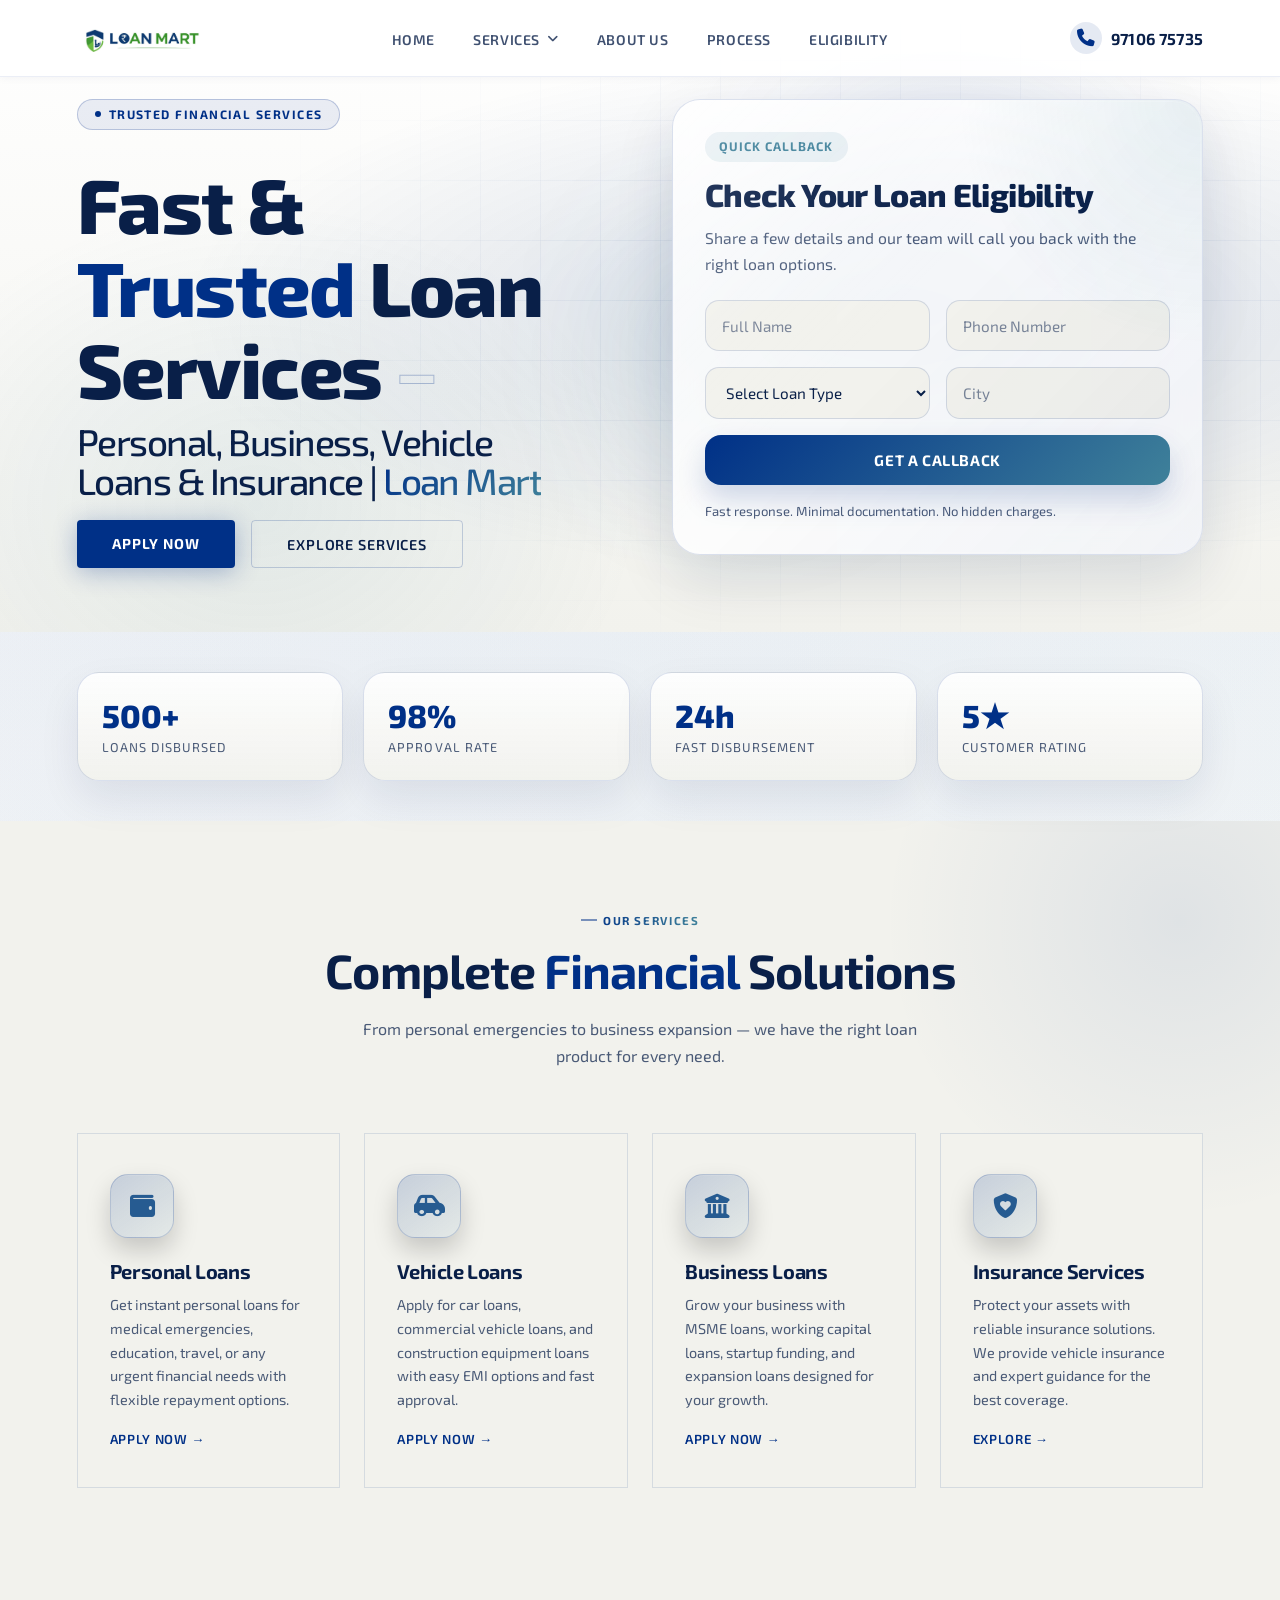
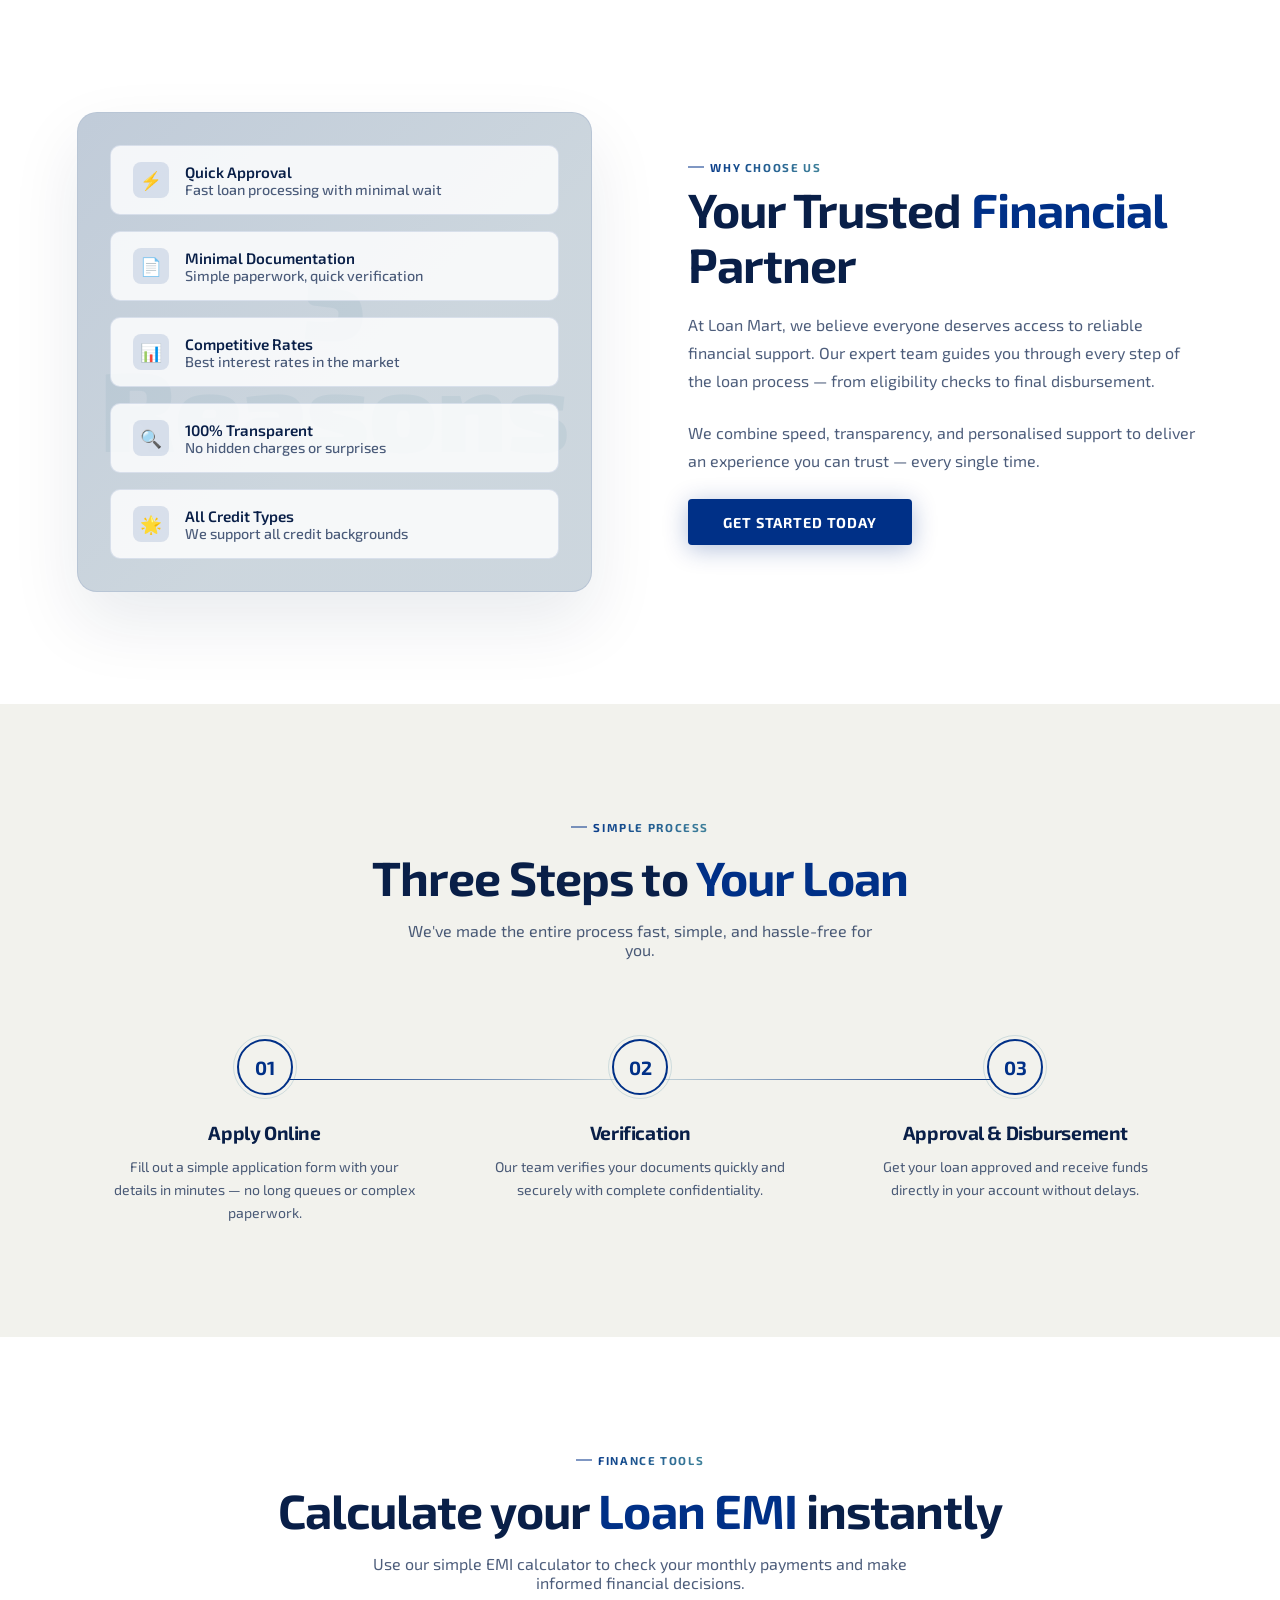
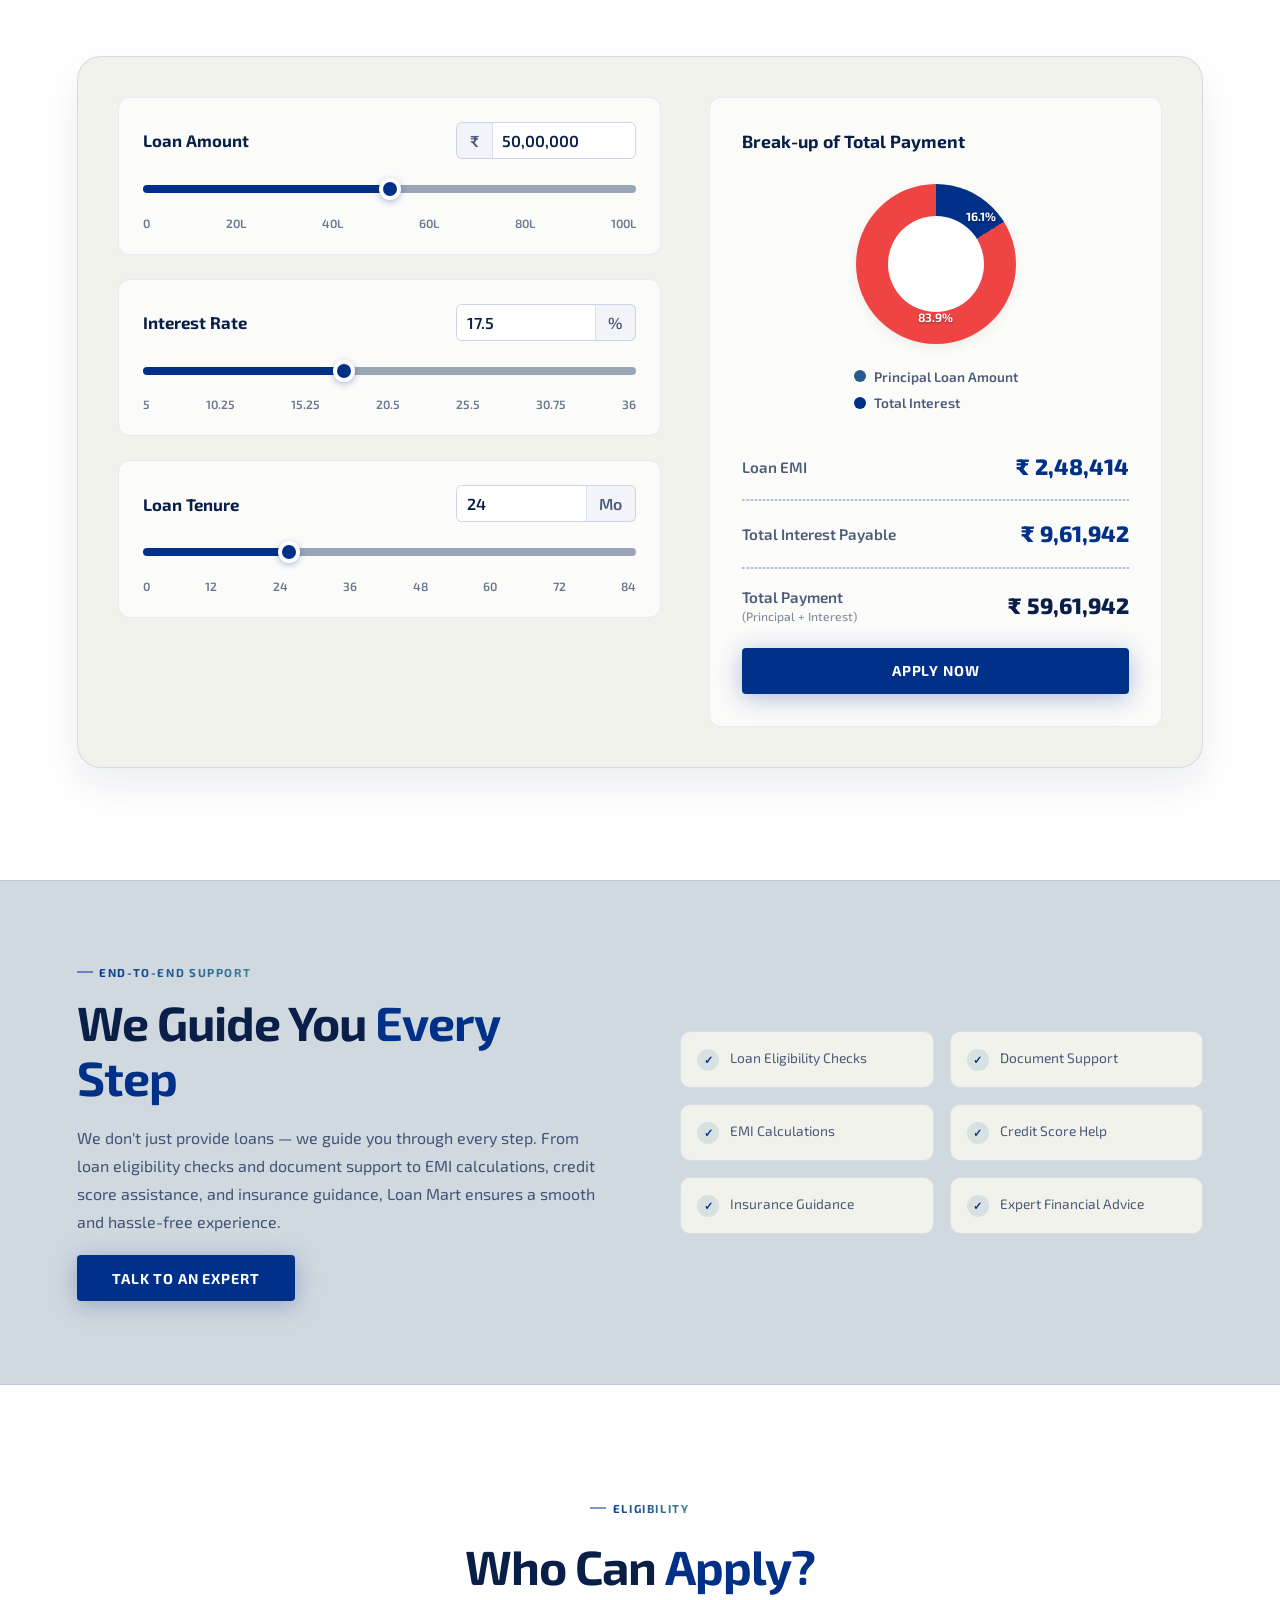
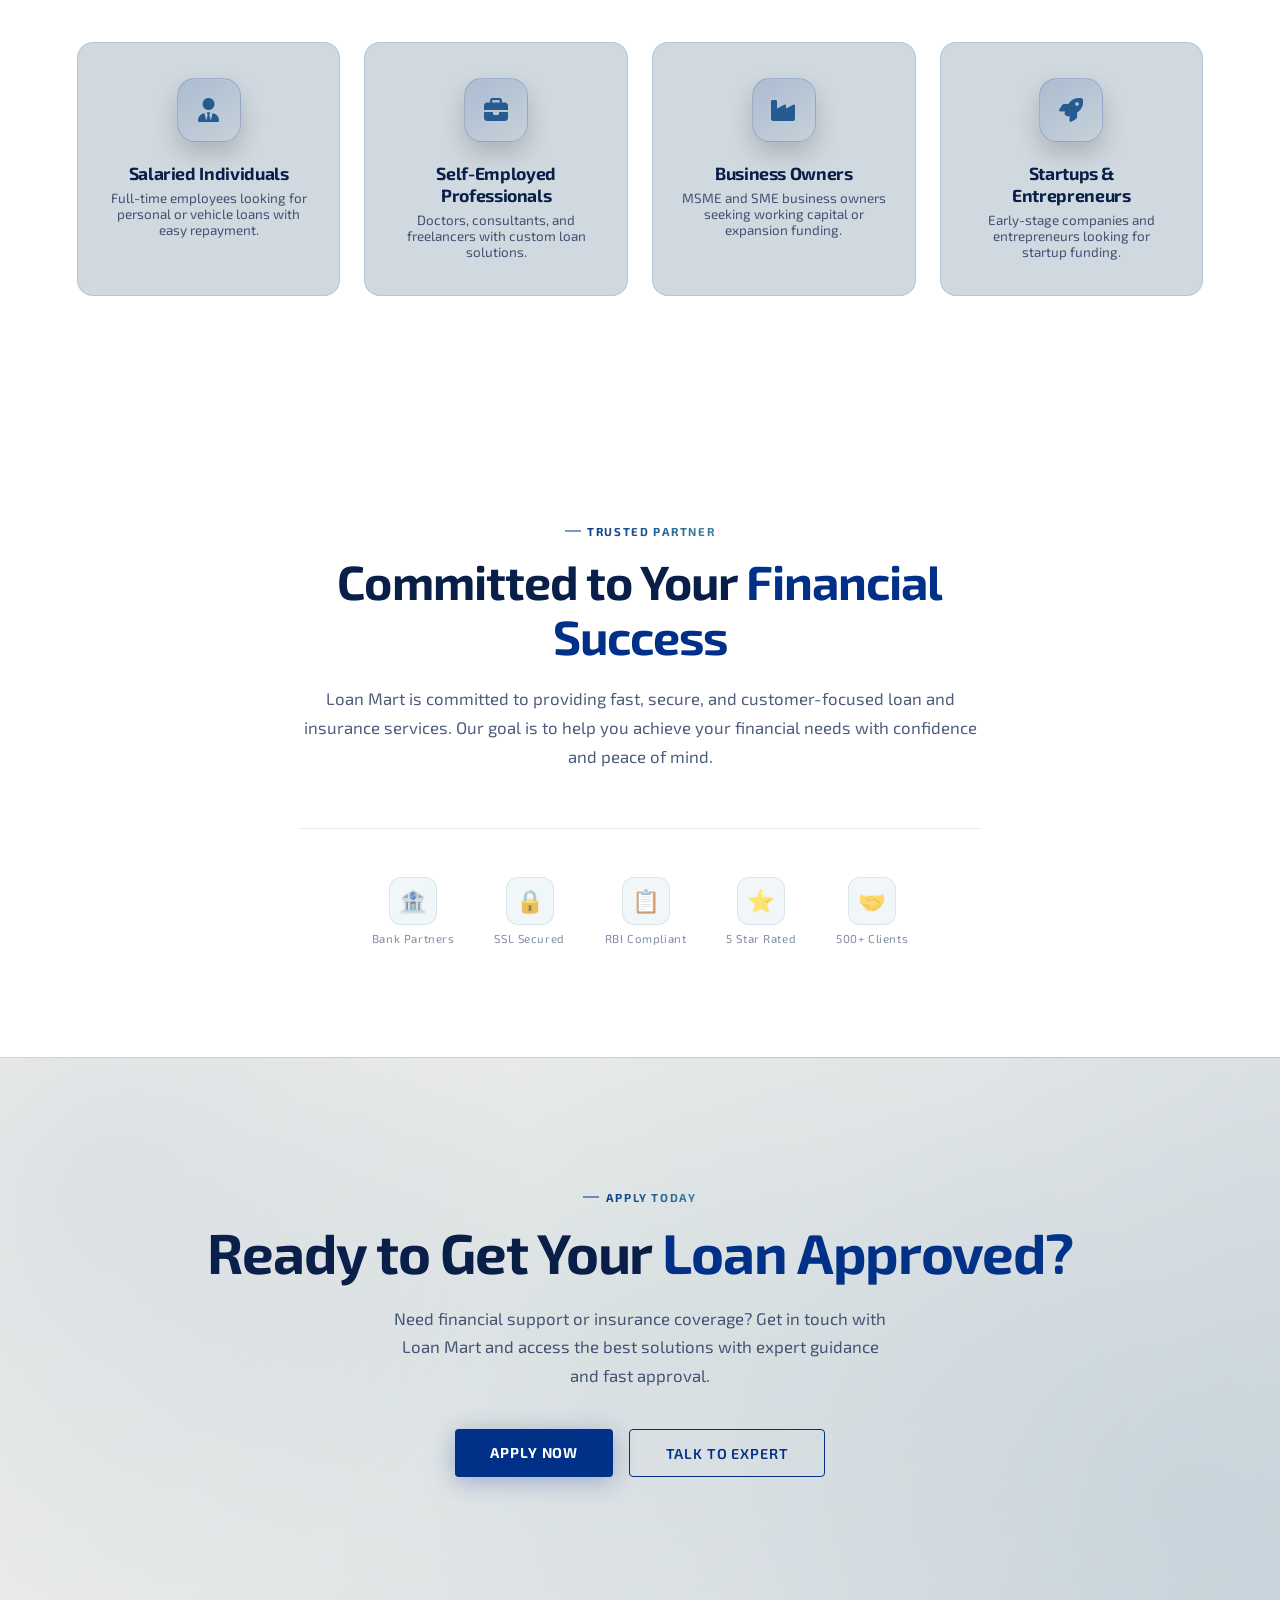
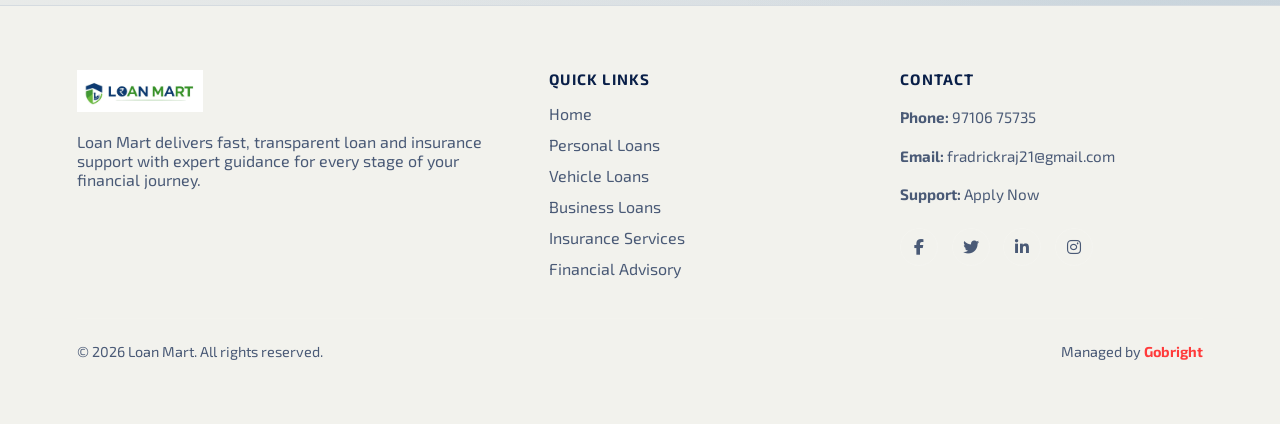
<file: index.html>
<!DOCTYPE html>
<html lang="en">
<head>
<meta charset="UTF-8">
<meta name="viewport" content="width=device-width, initial-scale=1.0">
<title>Loan Mart – Fast & Trusted Loan Services</title>
<link href="https://fonts.googleapis.com/css2?family=Exo+2:wght@300;400;500;600;700;800&display=swap" rel="stylesheet">
<link rel="stylesheet" href="https://cdn.jsdelivr.net/npm/@fortawesome/fontawesome-free@6.5.2/css/all.min.css">
<link rel="stylesheet" href="index.css">
</head>
<body>

<!-- CURSOR -->
<div id="cursor"></div>
<div id="cursor-ring"></div>

<!-- NAV -->
<nav id="nav">
  <div class="logo">
    <img src="logo.jpeg" alt="Loan Mart logo">
  </div>
  <div class="hamburger"><i class="fa-solid fa-bars"></i></div>
  <ul class="nav-links">
    <li><a href="index.html">Home</a></li>
    <li class="nav-dropdown">
      <a href="#services" aria-haspopup="true">Services <i class="fa-solid fa-angle-down" aria-hidden="true"></i></a>
      <ul class="dropdown-menu" aria-label="Services submenu">
        <li><a href="Personal.html">Personal Loans</a></li>
        <li><a href="Vehicle.html">Vehicle Loans</a></li>
        <li><a href="Business-Loans.html">Business Loans</a></li>
        <li><a href="Insurance.html">Insurance Services</a></li>
        <li><a href="Financial-Advisory.html">Financial Advisory</a></li>
      </ul>
    </li>
    <li><a href="About.html">About Us</a></li>
    <li><a href="#process">Process</a></li>
    <li><a href="#who">Eligibility</a></li>
  </ul>
  <a href="tel:9710675735" class="nav-phone"><i class="fa-solid fa-phone"></i>97106 75735</a>
</nav>

<!-- HERO -->
<section id="hero">
  <div class="hero-bg"></div>
  <div class="hero-grid"></div>
  <div class="orb orb-1"></div>
  <div class="orb orb-2"></div>

  <!-- LEFT: Text content -->
  <div class="hero-content">
    <div class="hero-badge">
      <span class="dot"></span>
      Trusted Financial Services
    </div>
    <div>
      <h1>Fast & <span class="gold">Trusted</span> Loan Services <span class="outline">–</span> <span class="hero-sub">Personal, Business, Vehicle Loans & Insurance | <span class="loanmart-highlight">Loan Mart</span></span></h1>
    </div>
    <div class="hero-btns">
      <a href="#cta" class="btn-primary">Apply Now</a>
      <a href="#services" class="btn-secondary">Explore Services</a>
    </div>
  </div>

  <!-- RIGHT: Lead form -->
  <div class="hero-lead-card">
    <div class="hero-form-tag">Quick Callback</div>
    <h3>Check Your Loan Eligibility</h3>
    <p>Share a few details and our team will call you back with the right loan options.</p>
    <form class="hero-lead-form" id="lead-form-home" novalidate>
      <input type="hidden" name="page_source" value="Home Page">
      <input type="text" name="full_name" placeholder="Full Name" aria-label="Full Name" required>
      <input type="tel" name="phone" placeholder="Phone Number" aria-label="Phone Number" required>
      <select name="loan_type" aria-label="Loan Type" required>
        <option value="">Select Loan Type</option>
        <option value="personal">Personal Loan</option>
        <option value="vehicle">Vehicle Loan</option>
        <option value="business">Business Loan</option>
        <option value="insurance">Insurance</option>
      </select>
      <input type="text" name="city" placeholder="City" aria-label="City" required>
      <button type="submit" class="hero-form-btn">Get a Callback</button>
    </form>
    <div class="hero-form-note">Fast response. Minimal documentation. No hidden charges.</div>
  </div>
</section>

<section id="hero-metrics">
  <div class="hero-metrics-grid">
    <div class="metric-card reveal">
      <div class="metric-value"><span class="count-up" data-target="500">0</span>+</div>
      <div class="metric-label">Loans Disbursed</div>
    </div>
    <div class="metric-card reveal reveal-delay-1">
      <div class="metric-value"><span class="count-up" data-target="98">0</span>%</div>
      <div class="metric-label">Approval Rate</div>
    </div>
    <div class="metric-card reveal reveal-delay-2">
      <div class="metric-value"><span class="count-up" data-target="24">0</span>h</div>
      <div class="metric-label">Fast Disbursement</div>
    </div>
    <div class="metric-card reveal reveal-delay-3">
      <div class="metric-value"><span class="count-up" data-target="5">0</span>★</div>
      <div class="metric-label">Customer Rating</div>
    </div>
  </div>
</section>

<!-- SERVICES -->
<section id="services">
  <div class="services-header reveal">
    <div class="section-tag services-tag">Our Services</div>
    <h2>Complete <span class="gold">Financial</span> Solutions</h2>
    <p>From personal emergencies to business expansion — we have the right loan product for every need.</p>
  </div>

  <div class="services-grid">
    <div class="service-card reveal" id="personal-loans">
      <div class="service-icon" aria-hidden="true">
        <i class="fa-solid fa-wallet"></i>
      </div>
      <h3>Personal Loans</h3>
      <p>Get instant personal loans for medical emergencies, education, travel, or any urgent financial needs with flexible repayment options.</p>
      <a href="#cta" class="service-link">Apply Now →</a>
    </div>

    <div class="service-card reveal reveal-delay-1" id="vehicle-loans">
      <div class="service-icon" aria-hidden="true">
        <i class="fa-solid fa-car-side"></i>
      </div>
      <h3>Vehicle Loans</h3>
      <p>Apply for car loans, commercial vehicle loans, and construction equipment loans with easy EMI options and fast approval.</p>
      <a href="#cta" class="service-link">Apply Now →</a>
    </div>

    <div class="service-card reveal reveal-delay-2" id="business-loans">
      <div class="service-icon" aria-hidden="true">
        <i class="fa-solid fa-building-columns"></i>
      </div>
      <h3>Business Loans</h3>
      <p>Grow your business with MSME loans, working capital loans, startup funding, and expansion loans designed for your growth.</p>
      <a href="#cta" class="service-link">Apply Now →</a>
    </div>
    
    <div class="service-card reveal reveal-delay-3" id="insurance-services">
      <div class="service-icon" aria-hidden="true">
        <i class="fa-solid fa-shield-heart"></i>
      </div>
      <h3>Insurance Services</h3>
      <p>Protect your assets with reliable insurance solutions. We provide vehicle insurance and expert guidance for the best coverage.</p>
      <a href="#cta" class="service-link">Explore →</a>
    </div>
  </div>
</section>

<!-- WHY CHOOSE -->
<section id="why">
  <div class="why-visual reveal">
    <div class="why-card-main">
      <div class="why-big-text">5<br>Reasons</div>
      <div class="why-badges">
        <div class="why-badge-item">
          <div class="why-badge-icon">⚡</div>
          <div class="why-badge-text"><strong>Quick Approval</strong>Fast loan processing with minimal wait</div>
        </div>
        <div class="why-badge-item">
          <div class="why-badge-icon">📄</div>
          <div class="why-badge-text"><strong>Minimal Documentation</strong>Simple paperwork, quick verification</div>
        </div>
        <div class="why-badge-item">
          <div class="why-badge-icon">📊</div>
          <div class="why-badge-text"><strong>Competitive Rates</strong>Best interest rates in the market</div>
        </div>
        <div class="why-badge-item">
          <div class="why-badge-icon">🔍</div>
          <div class="why-badge-text"><strong>100% Transparent</strong>No hidden charges or surprises</div>
        </div>
        <div class="why-badge-item">
          <div class="why-badge-icon">🌟</div>
          <div class="why-badge-text"><strong>All Credit Types</strong>We support all credit backgrounds</div>
        </div>
      </div>
    </div>
  </div>
  <div class="why-content reveal reveal-delay-2">
    <div class="section-tag">Why Choose Us</div>
    <h2>Your Trusted <span class="gold">Financial</span> Partner</h2>
    <p>At Loan Mart, we believe everyone deserves access to reliable financial support. Our expert team guides you through every step of the loan process — from eligibility checks to final disbursement.</p>
    <p>We combine speed, transparency, and personalised support to deliver an experience you can trust — every single time.</p>
    <a href="#cta" class="btn-primary">Get Started Today</a>
  </div>
</section>

<!-- PROCESS -->
<section id="process">
  <div class="process-header reveal">
    <div class="section-tag">Simple Process</div>
    <h2>Three Steps to <span class="gold">Your Loan</span></h2>
    <p>We've made the entire process fast, simple, and hassle-free for you.</p>
  </div>
  <div class="process-steps">
    <div class="process-step reveal">
      <div class="step-num">01</div>
      <h3>Apply Online</h3>
      <p>Fill out a simple application form with your details in minutes — no long queues or complex paperwork.</p>
    </div>
    <div class="process-step reveal reveal-delay-2">
      <div class="step-num">02</div>
      <h3>Verification</h3>
      <p>Our team verifies your documents quickly and securely with complete confidentiality.</p>
    </div>
    <div class="process-step reveal reveal-delay-4">
      <div class="step-num">03</div>
      <h3>Approval & Disbursement</h3>
      <p>Get your loan approved and receive funds directly in your account without delays.</p>
    </div>
  </div>
</section>

<!-- EMI CALCULATOR -->
<section id="emi-calculator">
  <div class="emi-header reveal">
    <div class="section-tag">Finance Tools</div>
    <h2>Calculate your <span class="gold">Loan EMI</span> instantly</h2>
    <p>Use our simple EMI calculator to check your monthly payments and make informed financial decisions.</p>
  </div>

  <div class="emi-container reveal reveal-delay-1">
    <div class="emi-sliders">
      <!-- Loan Amount -->
      <div class="emi-box">
        <div class="emi-label-row">
          <label>Loan Amount</label>
          <div class="emi-input-wrap">
            <span class="emi-rupee">₹</span>
            <input type="text" id="emi-amount-input" value="50,00,000">
          </div>
        </div>
        <input type="range" id="emi-amount-slider" min="0" max="10000000" step="100000" value="5000000">
        <div class="emi-range-labels">
          <span>0</span>
          <span>20L</span>
          <span>40L</span>
          <span>60L</span>
          <span>80L</span>
          <span>100L</span>
        </div>
      </div>

      <!-- Interest Rate -->
      <div class="emi-box">
        <div class="emi-label-row">
          <label>Interest Rate</label>
          <div class="emi-input-wrap">
            <input type="text" id="emi-rate-input" value="17.5">
            <span class="emi-percent">%</span>
          </div>
        </div>
        <input type="range" id="emi-rate-slider" min="5" max="36" step="0.1" value="17.5">
        <div class="emi-range-labels">
          <span>5</span>
          <span>10.25</span>
          <span>15.25</span>
          <span>20.5</span>
          <span>25.5</span>
          <span>30.75</span>
          <span>36</span>
        </div>
      </div>

      <!-- Loan Tenure -->
      <div class="emi-box">
        <div class="emi-label-row">
          <label>Loan Tenure</label>
          <div class="emi-input-wrap">
            <input type="text" id="emi-tenure-input" value="24">
            <span class="emi-mo">Mo</span>
          </div>
        </div>
        <input type="range" id="emi-tenure-slider" min="0" max="84" step="1" value="24">
        <div class="emi-range-labels">
          <span>0</span>
          <span>12</span>
          <span>24</span>
          <span>36</span>
          <span>48</span>
          <span>60</span>
          <span>72</span>
          <span>84</span>
        </div>
      </div>
    </div>

    <div class="emi-results">
      <div class="emi-results-title">Break-up of Total Payment</div>
      <div class="emi-results-grid">
        <div class="emi-chart-box">
          <div class="emi-pie-chart" id="emi-pie-chart">
            <div class="emi-pie-hole"></div>
            <div class="emi-pie-labels-in">
              <span class="emi-pie-pi" id="emi-pi-label">83.9%</span>
              <span class="emi-pie-ti" id="emi-ti-label">16.1%</span>
            </div>
          </div>
          <div class="emi-chart-legend">
            <div class="legend-item"><span class="dot p-dot"></span> Principal Loan Amount</div>
            <div class="legend-item"><span class="dot i-dot"></span> Total Interest</div>
          </div>
        </div>
        <div class="emi-details-box">
          <div class="emi-detail-row">
            <span>Loan EMI</span>
            <strong id="emi-result-value">₹ 2,48,414</strong>
          </div>
          <div class="emi-detail-divider"></div>
          <div class="emi-detail-row">
            <span>Total Interest Payable</span>
            <strong id="emi-interest-value">₹ 9,61,942</strong>
          </div>
          <div class="emi-detail-divider"></div>
          <div class="emi-detail-row">
            <span>Total Payment<br><small>(Principal + Interest)</small></span>
            <strong class="dark-val" id="emi-total-value">₹ 59,61,942</strong>
          </div>
          <a href="#cta" class="btn-primary mt-top" style="margin-top: 1.5rem; display: inline-block;">Apply Now</a>
        </div>
      </div>
    </div>
  </div>
</section>

<!-- SUPPORT STRIP -->
<section id="support">
  <div class="support-inner">
    <div class="support-content reveal">
      <div class="section-tag">End-to-End Support</div>
      <h2>We Guide You <span class="gold">Every Step</span></h2>
      <p>We don't just provide loans — we guide you through every step. From loan eligibility checks and document support to EMI calculations, credit score assistance, and insurance guidance, Loan Mart ensures a smooth and hassle-free experience.</p>
      <br>
      <a href="#cta" class="btn-primary">Talk to an Expert</a>
    </div>
    <div class="support-features reveal reveal-delay-2">
      <div class="support-feat">
        <div class="feat-check">✓</div>
        <span>Loan Eligibility Checks</span>
      </div>
      <div class="support-feat">
        <div class="feat-check">✓</div>
        <span>Document Support</span>
      </div>
      <div class="support-feat">
        <div class="feat-check">✓</div>
        <span>EMI Calculations</span>
      </div>
      <div class="support-feat">
        <div class="feat-check">✓</div>
        <span>Credit Score Help</span>
      </div>
      <div class="support-feat">
        <div class="feat-check">✓</div>
        <span>Insurance Guidance</span>
      </div>
      <div class="support-feat">
        <div class="feat-check">✓</div>
        <span>Expert Financial Advice</span>
      </div>
    </div>
  </div>
</section>

<!-- WHO CAN APPLY -->
<section id="who">
  <div class="reveal who-section-tag">
    <div class="section-tag">Eligibility</div>
  </div>
  <div class="reveal who-section-heading">
    <h2>Who Can <span class="gold">Apply?</span></h2>
  </div>
  <div class="who-grid">
    <div class="who-card reveal">
      <span class="who-icon" aria-hidden="true"><i class="fa-solid fa-user-tie"></i></span>
      <h3>Salaried Individuals</h3>
      <p>Full-time employees looking for personal or vehicle loans with easy repayment.</p>
    </div>
    <div class="who-card reveal reveal-delay-1">
      <span class="who-icon" aria-hidden="true"><i class="fa-solid fa-briefcase"></i></span>
      <h3>Self-Employed Professionals</h3>
      <p>Doctors, consultants, and freelancers with custom loan solutions.</p>
    </div>
    <div class="who-card reveal reveal-delay-2">
      <span class="who-icon" aria-hidden="true"><i class="fa-solid fa-industry"></i></span>
      <h3>Business Owners</h3>
      <p>MSME and SME business owners seeking working capital or expansion funding.</p>
    </div>
    <div class="who-card reveal reveal-delay-3">
      <span class="who-icon" aria-hidden="true"><i class="fa-solid fa-rocket"></i></span>
      <h3>Startups & Entrepreneurs</h3>
      <p>Early-stage companies and entrepreneurs looking for startup funding.</p>
    </div>
  </div>
</section>

<!-- TRUST -->
<section id="trust">
  <div class="trust-content">
    <div class="reveal">
      <div class="section-tag trust-tag">Trusted Partner</div>
    </div>
    <div class="reveal">
      <h2>Committed to Your <span class="gold">Financial Success</span></h2>
    </div>
    <p class="reveal">Loan Mart is committed to providing fast, secure, and customer-focused loan and insurance services. Our goal is to help you achieve your financial needs with confidence and peace of mind.</p>
    <div class="trust-logos reveal">
      <div class="trust-badge">
        <div class="trust-badge-icon">🏦</div>
        <span>Bank Partners</span>
      </div>
      <div class="trust-badge">
        <div class="trust-badge-icon">🔒</div>
        <span>SSL Secured</span>
      </div>
      <div class="trust-badge">
        <div class="trust-badge-icon">📋</div>
        <span>RBI Compliant</span>
      </div>
      <div class="trust-badge">
        <div class="trust-badge-icon">⭐</div>
        <span>5 Star Rated</span>
      </div>
      <div class="trust-badge">
        <div class="trust-badge-icon">🤝</div>
        <span>500+ Clients</span>
      </div>
    </div>
  </div>
</section>

<!-- CTA -->
<section id="cta">
  <div class="reveal">
    <div class="section-tag">Apply Today</div>
  </div>
  <div class="reveal">
    <h2>Ready to Get Your <span class="gold">Loan Approved?</span></h2>
  </div>
  <p class="reveal">Need financial support or insurance coverage? Get in touch with Loan Mart and access the best solutions with expert guidance and fast approval.</p>
  <div class="cta-btns reveal">
    <a href="#" class="btn-primary">Apply Now</a>
    <a href="#" class="btn-ghost">Talk to Expert</a>
  </div>
</section>

<footer>
  <div class="footer-grid">
    <div class="footer-brand">
      <a href="index.html" class="footer-logo"><img src="logo.jpeg" alt="Loan Mart logo"></a>
      <p>Loan Mart delivers fast, transparent loan and insurance support with expert guidance for every stage of your financial journey.</p>
    </div>
    <div class="footer-links">
      <h4>Quick Links</h4>
      <ul>
        <li><a href="index.html">Home</a></li>
        <li><a href="Personal.html">Personal Loans</a></li>
        <li><a href="Vehicle.html">Vehicle Loans</a></li>
        <li><a href="Business-Loans.html">Business Loans</a></li>
        <li><a href="Insurance.html">Insurance Services</a></li>
        <li><a href="Financial-Advisory.html">Financial Advisory</a></li>
      </ul>
    </div>
    <div class="footer-contact">
      <h4>Contact</h4>
      <p><strong>Phone:</strong> <a href="tel:9710675735">97106 75735</a></p>
      <p><strong>Email:</strong> <a href="mailto:fradrickraj21@gmail.com">fradrickraj21@gmail.com</a></p>
      <p><strong>Support:</strong> <a href="#cta">Apply Now</a></p>
      <div class="footer-social" style="margin-top: 1.25rem;">
        <a href="#" aria-label="Facebook"><i class="fab fa-facebook-f"></i></a>
        <a href="#" aria-label="Twitter"><i class="fab fa-twitter"></i></a>
        <a href="#" aria-label="LinkedIn"><i class="fab fa-linkedin-in"></i></a>
        <a href="#" aria-label="Instagram"><i class="fab fa-instagram"></i></a>
      </div>
    </div>
  </div>
  <div class="footer-bottom">
    <p>© 2026 Loan Mart. All rights reserved.</p>
    <div class="footer-bottom-right">
      <p class="managed-by">Managed by <span class="red-text">Gobright</span></p>
    </div>
  </div>
</footer>

<script src="index.js"></script>
</body>
</html>
</file>
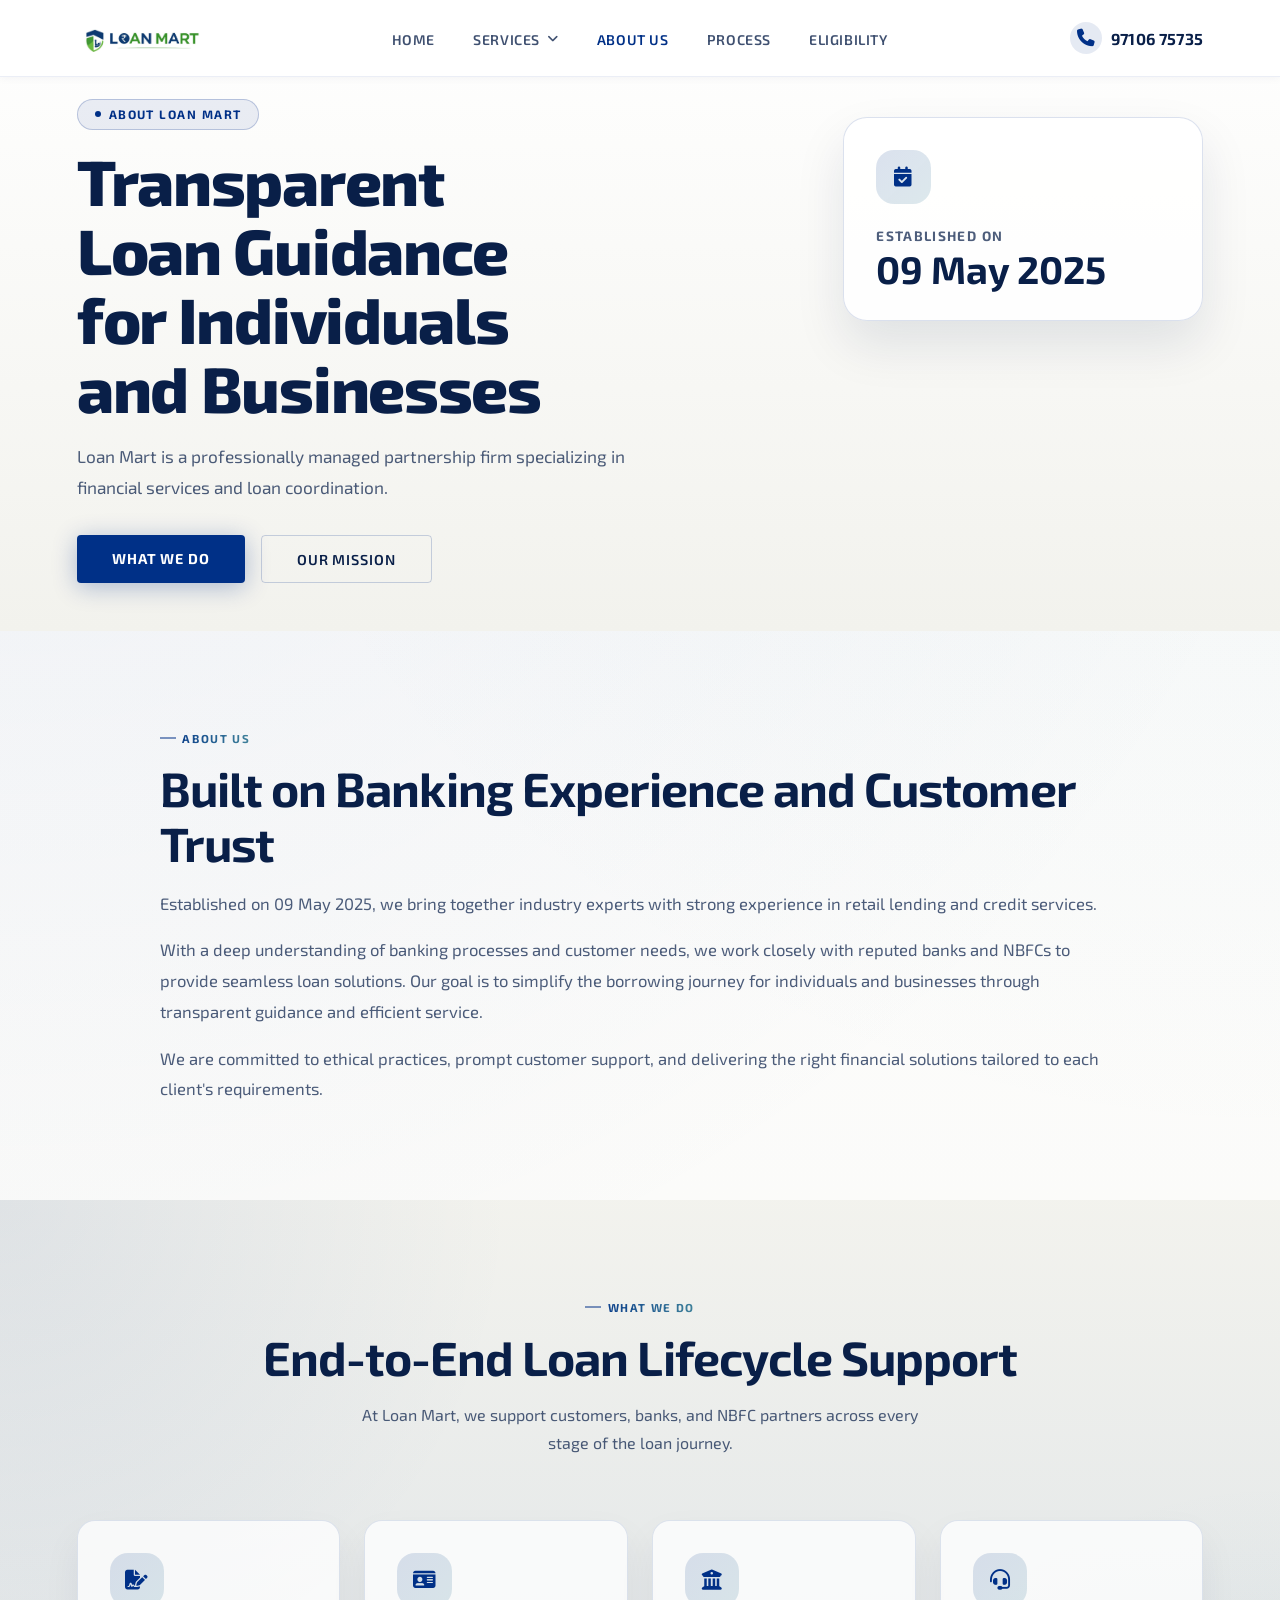
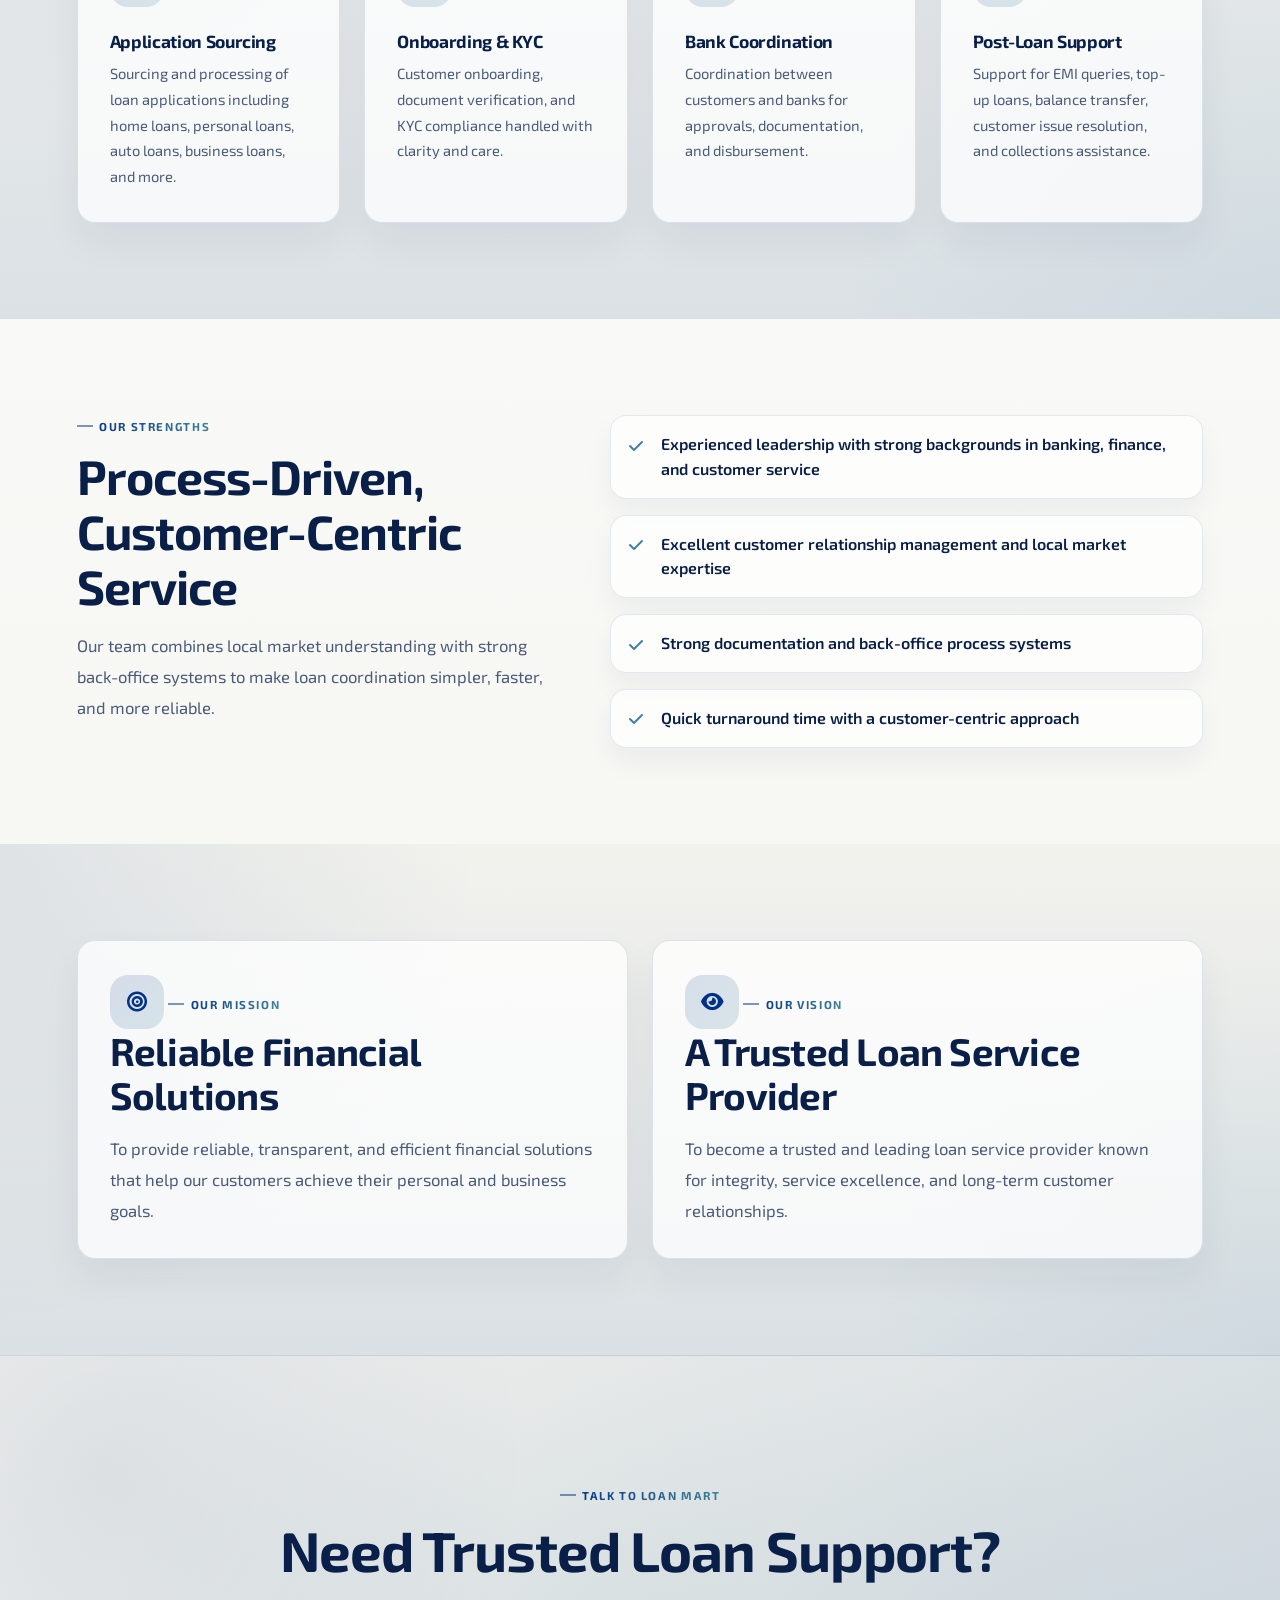
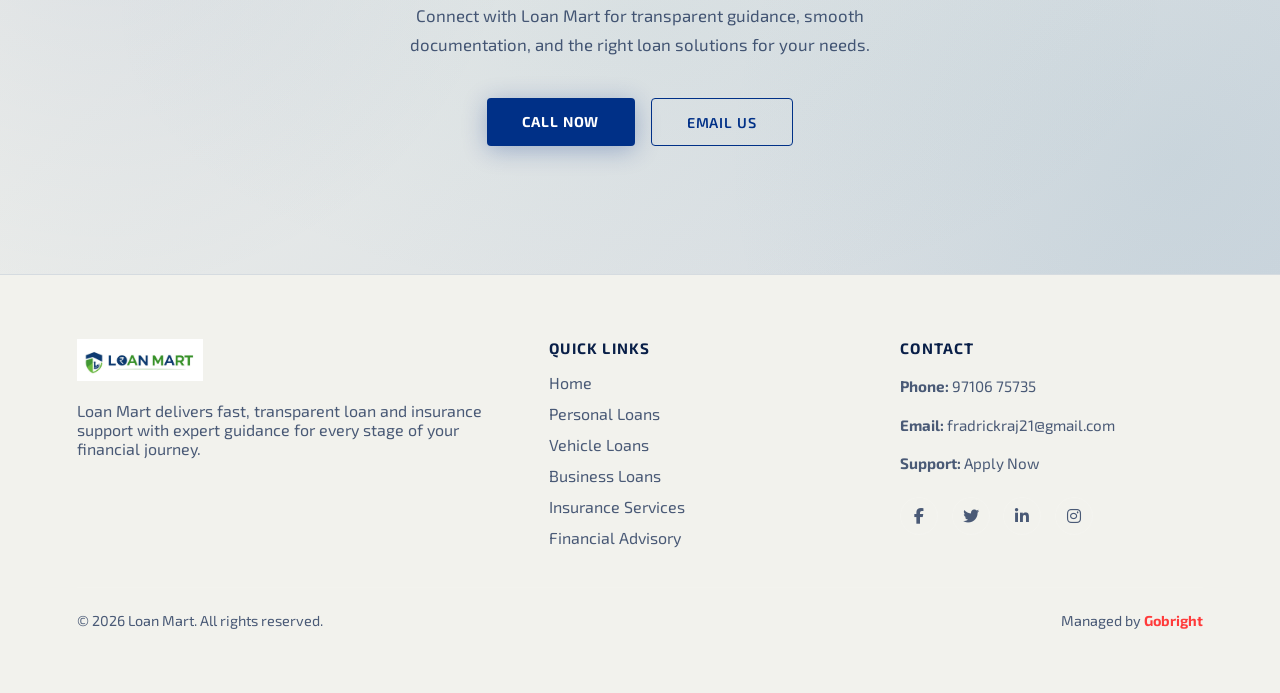
<file: About.html>
<!DOCTYPE html>
<html lang="en">
<head>
<meta charset="UTF-8">
<meta name="viewport" content="width=device-width, initial-scale=1.0">
<title>About Us | Loan Mart</title>
<meta name="description" content="Learn about Loan Mart, a professionally managed financial services and loan coordination firm offering transparent loan support.">
<link href="https://fonts.googleapis.com/css2?family=Exo+2:wght@300;400;500;600;700;800&display=swap" rel="stylesheet">
<link rel="stylesheet" href="https://cdn.jsdelivr.net/npm/@fortawesome/fontawesome-free@6.5.2/css/all.min.css">
<link rel="stylesheet" href="index.css">
<link rel="stylesheet" href="About.css">
</head>
<body>

<div id="cursor"></div>
<div id="cursor-ring"></div>

<nav id="nav">
  <div class="logo">
    <a href="index.html"><img src="logo.jpeg" alt="Loan Mart logo"></a>
  </div>
  <div class="hamburger"><i class="fa-solid fa-bars"></i></div>
  <ul class="nav-links">
    <li><a href="index.html">Home</a></li>
    <li class="nav-dropdown">
      <a href="index.html#services" aria-haspopup="true">Services <i class="fa-solid fa-angle-down" aria-hidden="true"></i></a>
      <ul class="dropdown-menu" aria-label="Services submenu">
        <li><a href="Personal.html">Personal Loans</a></li>
        <li><a href="Vehicle.html">Vehicle Loans</a></li>
        <li><a href="Business-Loans.html">Business Loans</a></li>
        <li><a href="Insurance.html">Insurance Services</a></li>
        <li><a href="Financial-Advisory.html">Financial Advisory</a></li>
      </ul>
    </li>
    <li><a href="About.html" class="active-link">About Us</a></li>
    <li><a href="index.html#process">Process</a></li>
    <li><a href="index.html#who">Eligibility</a></li>
  </ul>
  <a href="tel:9710675735" class="nav-phone"><i class="fa-solid fa-phone"></i>97106 75735</a>
</nav>

<section id="about-hero" class="about-hero">
  <div class="hero-bg"></div>
  <div class="hero-grid"></div>
  <div class="orb orb-1"></div>
  <div class="orb orb-2"></div>

  <div class="about-hero-content reveal">
    <div class="hero-badge">
      <span class="dot"></span>
      About Loan Mart
    </div>
    <h1>Transparent Loan Guidance for Individuals and Businesses</h1>
    <p>Loan Mart is a professionally managed partnership firm specializing in financial services and loan coordination.</p>
    <div class="hero-btns">
      <a href="#what-we-do" class="btn-primary">What We Do</a>
      <a href="#mission-vision" class="btn-secondary">Our Mission</a>
    </div>
  </div>

  <div class="about-founded-card reveal reveal-delay-1">
    <span class="about-card-icon"><i class="fa-solid fa-calendar-check"></i></span>
    <p>Established On</p>
    <strong>09 May 2025</strong>
  </div>
</section>

<section id="about" class="about-section">
  <div class="about-intro reveal">
    <div class="section-tag">About Us</div>
    <h2>Built on Banking Experience and Customer Trust</h2>
    <p>Established on 09 May 2025, we bring together industry experts with strong experience in retail lending and credit services.</p>
    <p>With a deep understanding of banking processes and customer needs, we work closely with reputed banks and NBFCs to provide seamless loan solutions. Our goal is to simplify the borrowing journey for individuals and businesses through transparent guidance and efficient service.</p>
    <p>We are committed to ethical practices, prompt customer support, and delivering the right financial solutions tailored to each client's requirements.</p>
  </div>
</section>

<section id="what-we-do" class="about-section about-panel">
  <div class="services-header reveal">
    <div class="section-tag services-tag">What We Do</div>
    <h2>End-to-End Loan Lifecycle Support</h2>
    <p>At Loan Mart, we support customers, banks, and NBFC partners across every stage of the loan journey.</p>
  </div>

  <div class="about-grid">
    <article class="about-service-card reveal">
      <span><i class="fa-solid fa-file-signature"></i></span>
      <h3>Application Sourcing</h3>
      <p>Sourcing and processing of loan applications including home loans, personal loans, auto loans, business loans, and more.</p>
    </article>
    <article class="about-service-card reveal reveal-delay-1">
      <span><i class="fa-solid fa-id-card"></i></span>
      <h3>Onboarding & KYC</h3>
      <p>Customer onboarding, document verification, and KYC compliance handled with clarity and care.</p>
    </article>
    <article class="about-service-card reveal reveal-delay-2">
      <span><i class="fa-solid fa-building-columns"></i></span>
      <h3>Bank Coordination</h3>
      <p>Coordination between customers and banks for approvals, documentation, and disbursement.</p>
    </article>
    <article class="about-service-card reveal reveal-delay-3">
      <span><i class="fa-solid fa-headset"></i></span>
      <h3>Post-Loan Support</h3>
      <p>Support for EMI queries, top-up loans, balance transfer, customer issue resolution, and collections assistance.</p>
    </article>
  </div>
</section>

<section id="strengths" class="about-section">
  <div class="about-split">
    <div class="reveal">
      <div class="section-tag">Our Strengths</div>
      <h2>Process-Driven, Customer-Centric Service</h2>
      <p>Our team combines local market understanding with strong back-office systems to make loan coordination simpler, faster, and more reliable.</p>
    </div>

    <ul class="strength-list reveal reveal-delay-1">
      <li>Experienced leadership with strong backgrounds in banking, finance, and customer service</li>
      <li>Excellent customer relationship management and local market expertise</li>
      <li>Strong documentation and back-office process systems</li>
      <li>Quick turnaround time with a customer-centric approach</li>
    </ul>
  </div>
</section>

<section id="mission-vision" class="about-section about-panel">
  <div class="mission-grid">
    <article class="mission-card reveal">
      <span><i class="fa-solid fa-bullseye"></i></span>
      <div class="section-tag">Our Mission</div>
      <h2>Reliable Financial Solutions</h2>
      <p>To provide reliable, transparent, and efficient financial solutions that help our customers achieve their personal and business goals.</p>
    </article>

    <article class="mission-card reveal reveal-delay-1">
      <span><i class="fa-solid fa-eye"></i></span>
      <div class="section-tag">Our Vision</div>
      <h2>A Trusted Loan Service Provider</h2>
      <p>To become a trusted and leading loan service provider known for integrity, service excellence, and long-term customer relationships.</p>
    </article>
  </div>
</section>

<section id="cta" class="about-cta">
  <div class="reveal">
    <div class="section-tag">Talk to Loan Mart</div>
  </div>
  <div class="reveal">
    <h2>Need Trusted Loan Support?</h2>
  </div>
  <p class="reveal">Connect with Loan Mart for transparent guidance, smooth documentation, and the right loan solutions for your needs.</p>
  <div class="cta-btns reveal">
    <a href="tel:9710675735" class="btn-primary">Call Now</a>
    <a href="mailto:fradrickraj21@gmail.com" class="btn-ghost">Email Us</a>
  </div>
</section>

<footer>
  <div class="footer-grid">
    <div class="footer-brand">
      <a href="index.html" class="footer-logo"><img src="logo.jpeg" alt="Loan Mart logo"></a>
      <p>Loan Mart delivers fast, transparent loan and insurance support with expert guidance for every stage of your financial journey.</p>
    </div>
    <div class="footer-links">
      <h4>Quick Links</h4>
      <ul>
        <li><a href="index.html">Home</a></li>
        <li><a href="Personal.html">Personal Loans</a></li>
        <li><a href="Vehicle.html">Vehicle Loans</a></li>
        <li><a href="Business-Loans.html">Business Loans</a></li>
        <li><a href="Insurance.html">Insurance Services</a></li>
        <li><a href="Financial-Advisory.html">Financial Advisory</a></li>
      </ul>
    </div>
    <div class="footer-contact">
      <h4>Contact</h4>
      <p><strong>Phone:</strong> <a href="tel:9710675735">97106 75735</a></p>
      <p><strong>Email:</strong> <a href="mailto:fradrickraj21@gmail.com">fradrickraj21@gmail.com</a></p>
      <p><strong>Support:</strong> <a href="#cta">Apply Now</a></p>
      <div class="footer-social" style="margin-top: 1.25rem;">
        <a href="#" aria-label="Facebook"><i class="fab fa-facebook-f"></i></a>
        <a href="#" aria-label="Twitter"><i class="fab fa-twitter"></i></a>
        <a href="#" aria-label="LinkedIn"><i class="fab fa-linkedin-in"></i></a>
        <a href="#" aria-label="Instagram"><i class="fab fa-instagram"></i></a>
      </div>
    </div>
  </div>
  <div class="footer-bottom">
    <p>&copy; 2026 Loan Mart. All rights reserved.</p>
    <div class="footer-bottom-right">
      <p class="managed-by">Managed by <span class="red-text">Gobright</span></p>
    </div>
  </div>
</footer>

<script src="index.js"></script>
</body>
</html>
</file>
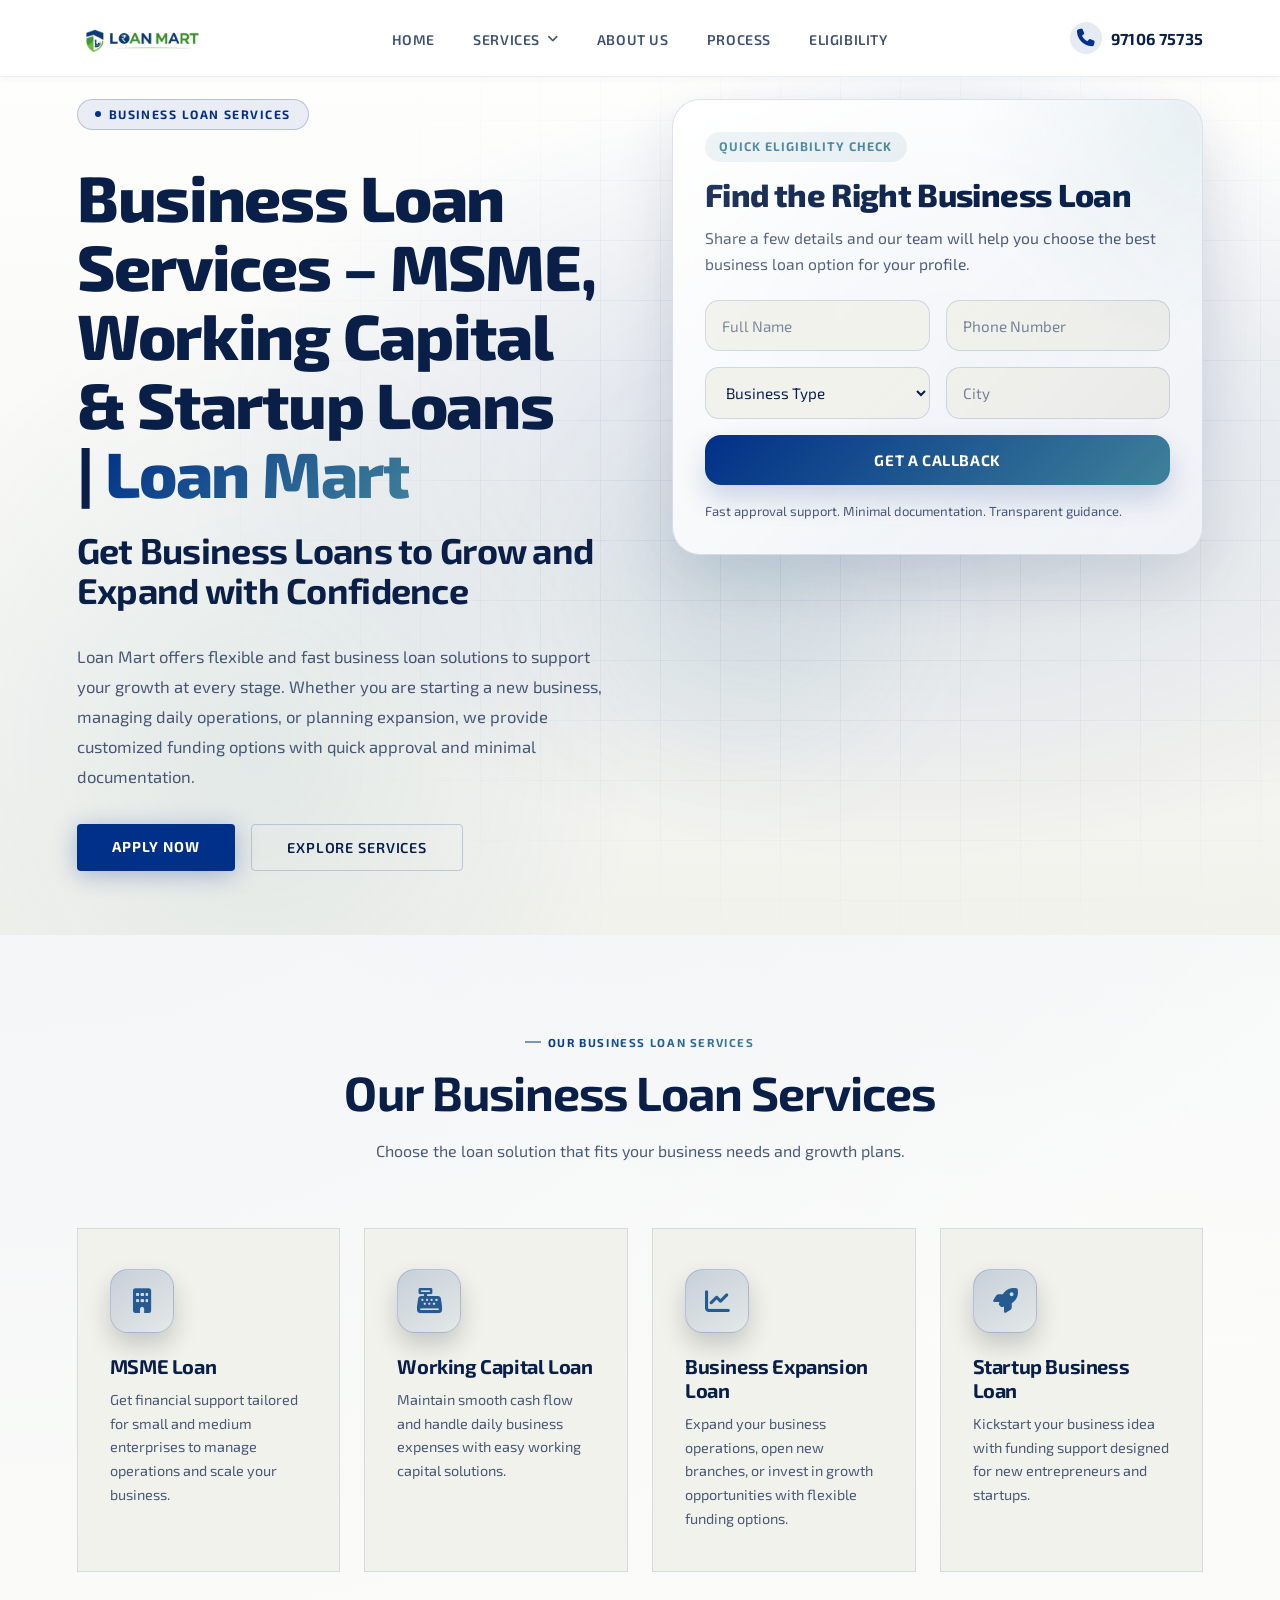
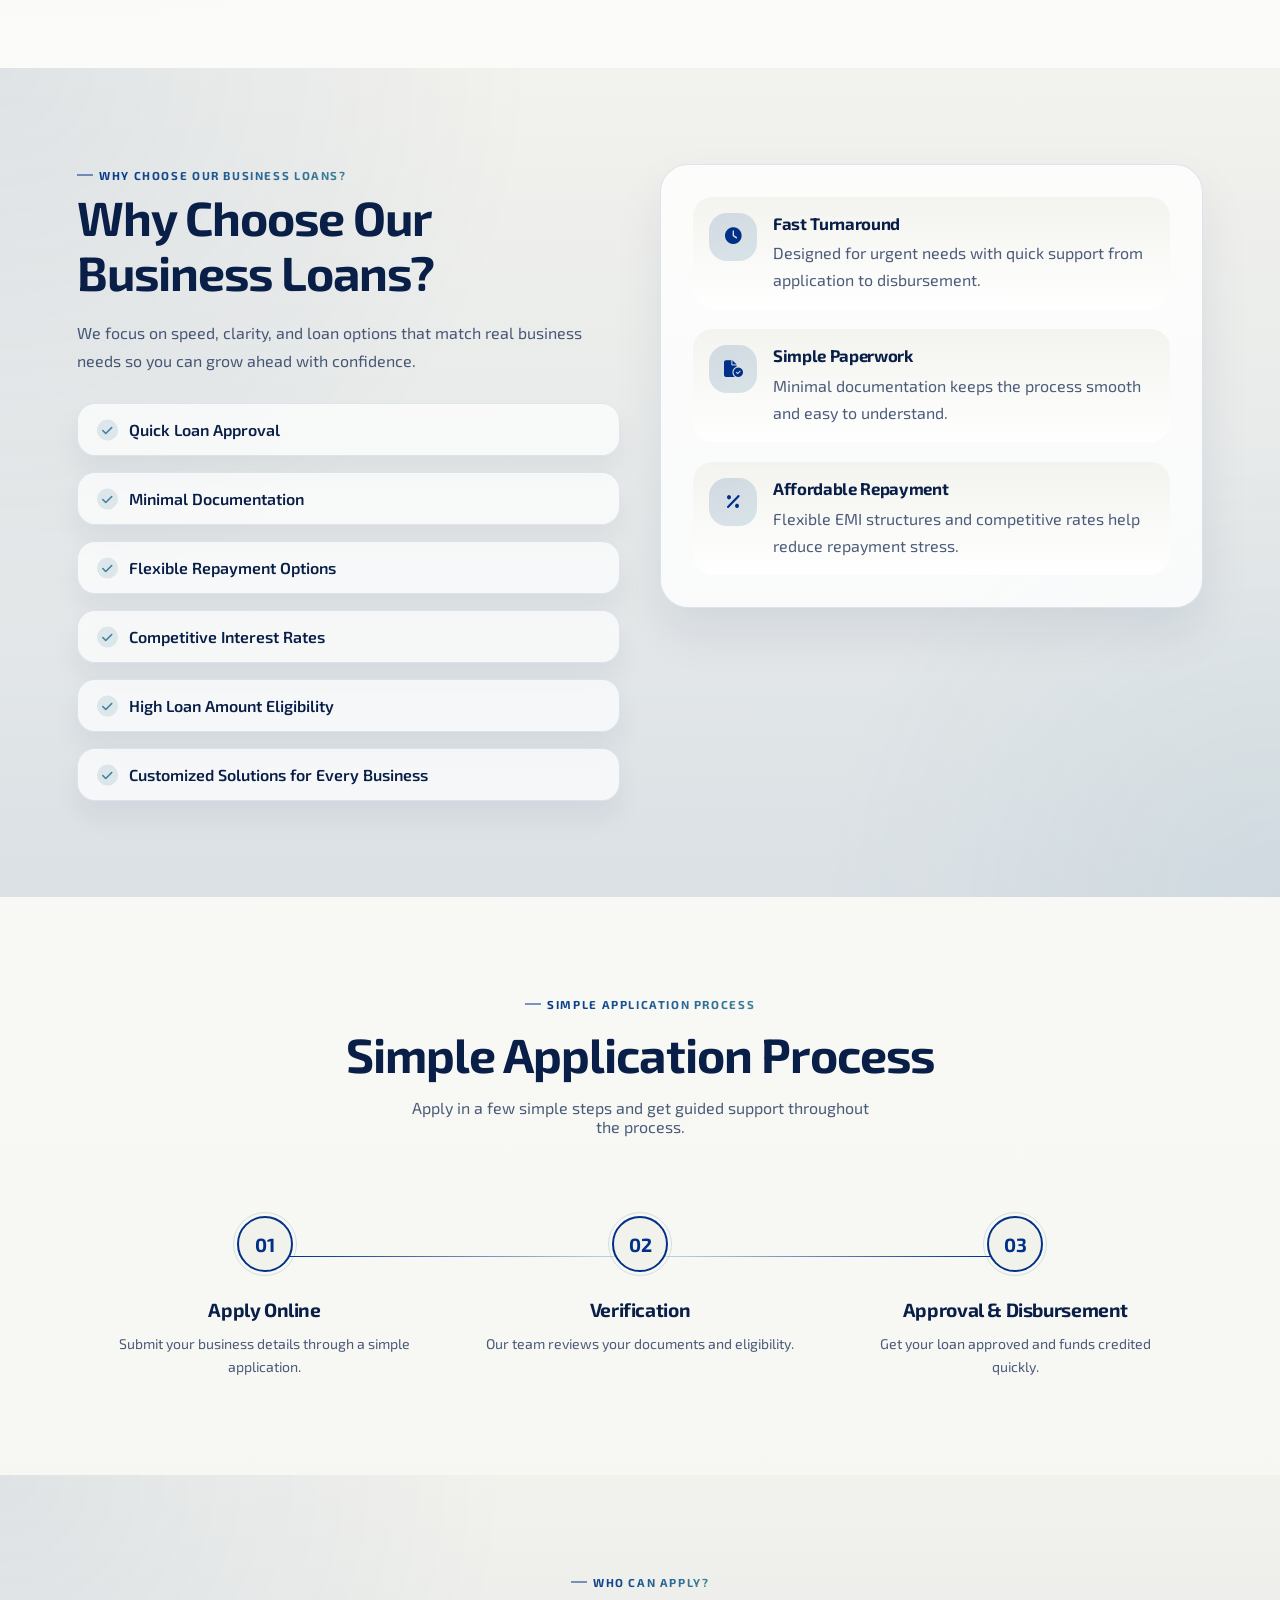
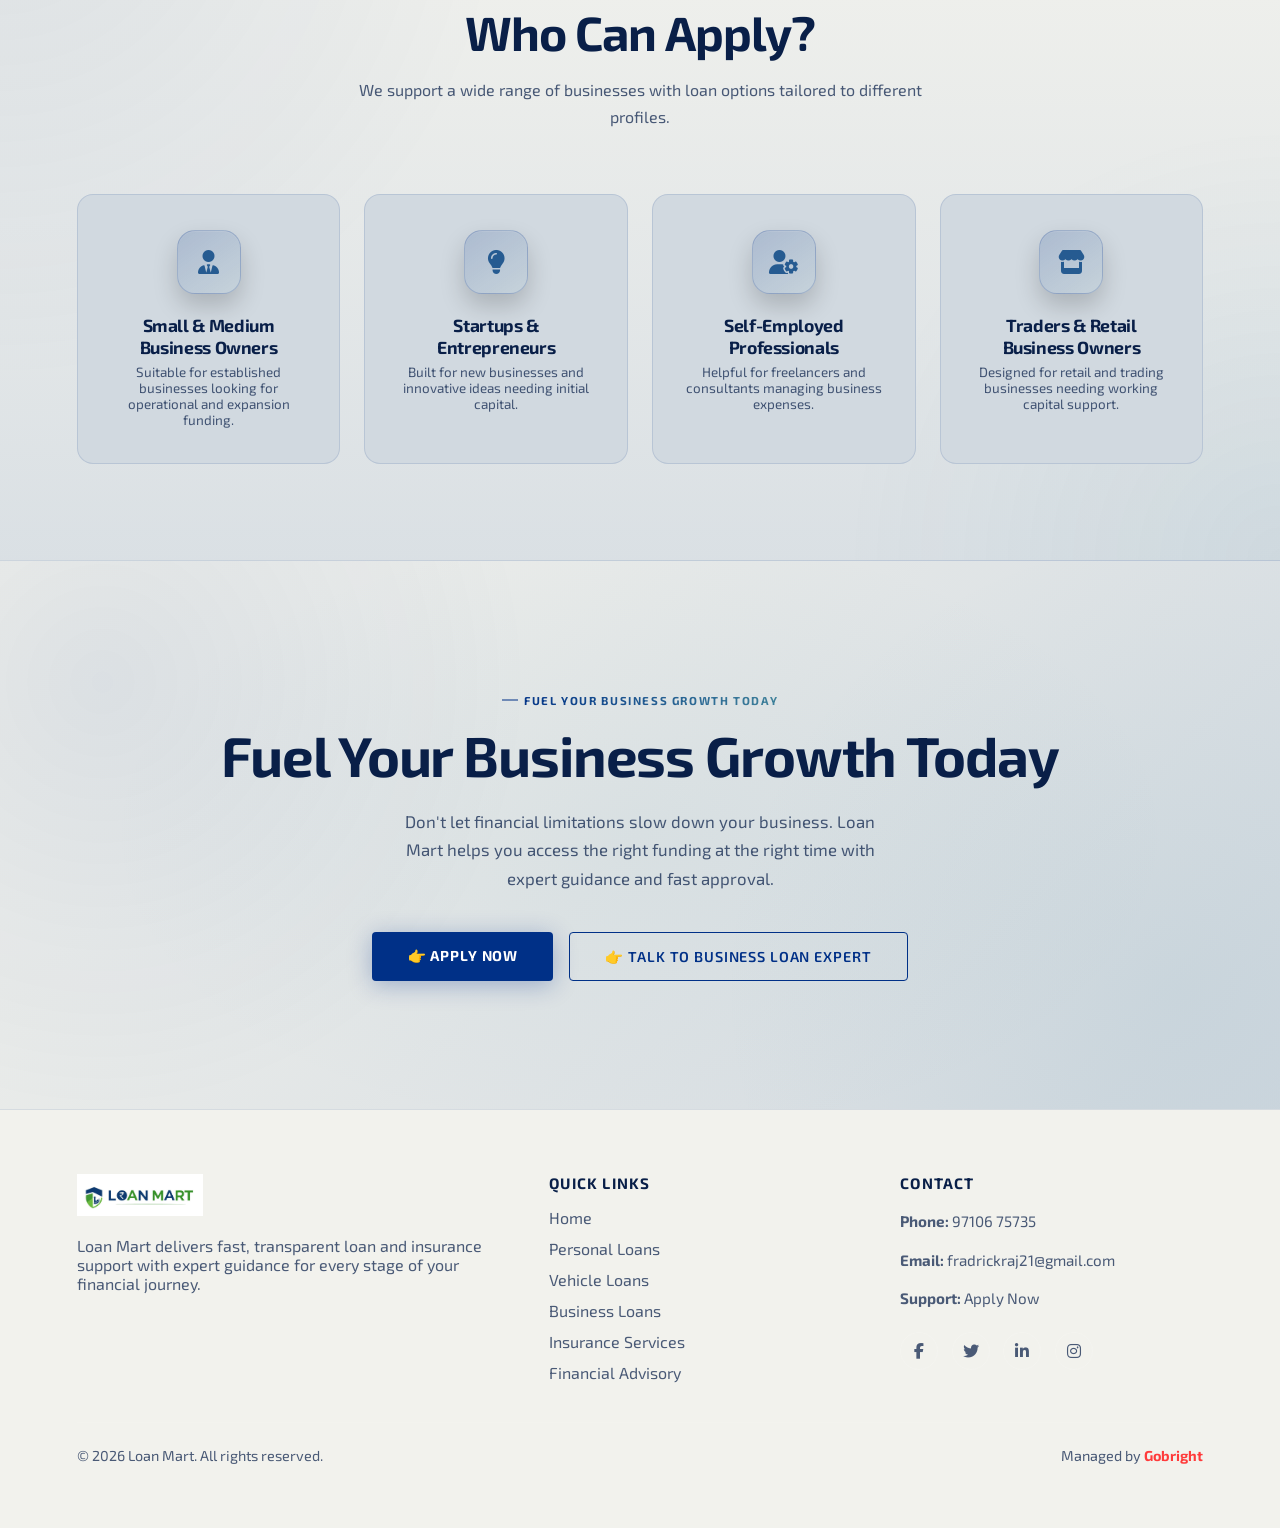
<file: Business-Loans.html>
<!DOCTYPE html>
<html lang="en">
<head>
<meta charset="UTF-8">
<meta name="viewport" content="width=device-width, initial-scale=1.0">
<title>Business Loan Services – MSME, Working Capital & Startup Loans | Loan Mart</title>
<meta name="description" content="Get business loans to grow and expand with confidence from Loan Mart. Explore MSME, working capital, and startup loan solutions.">
<link href="https://fonts.googleapis.com/css2?family=Exo+2:wght@300;400;500;600;700;800&display=swap" rel="stylesheet">
<link rel="stylesheet" href="https://cdn.jsdelivr.net/npm/@fortawesome/fontawesome-free@6.5.2/css/all.min.css">
<link rel="stylesheet" href="index.css">
<link rel="stylesheet" href="Business-Loans.css">
</head>
<body>

<div id="cursor"></div>
<div id="cursor-ring"></div>

<nav id="nav">
  <div class="logo">
    <a href="index.html"><img src="logo.jpeg" alt="Loan Mart logo"></a>
  </div>
  <div class="hamburger"><i class="fa-solid fa-bars"></i></div>
  <ul class="nav-links">
    <li><a href="index.html">Home</a></li>
    <li class="nav-dropdown">
      <a href="#business-services" aria-haspopup="true">Services <i class="fa-solid fa-angle-down" aria-hidden="true"></i></a>
      <ul class="dropdown-menu" aria-label="Services submenu">
        <li><a href="Personal.html">Personal Loans</a></li>
        <li><a href="Vehicle.html">Vehicle Loans</a></li>
        <li><a href="Business-Loans.html">Business Loans</a></li>
        <li><a href="Insurance.html">Insurance Services</a></li>
        <li><a href="Financial-Advisory.html">Financial Advisory</a></li>
      </ul>
    </li>
    <li><a href="About.html">About Us</a></li>
    <li><a href="#application-process">Process</a></li>
    <li><a href="#eligibility">Eligibility</a></li>
  </ul>
  <a href="tel:9710675735" class="nav-phone"><i class="fa-solid fa-phone"></i>97106 75735</a>
</nav>

<section id="hero" class="business-hero">
  <div class="hero-bg"></div>
  <div class="hero-grid"></div>
  <div class="orb orb-1"></div>
  <div class="orb orb-2"></div>

  <div class="hero-content reveal">
    <div class="hero-badge">
      <span class="dot"></span>
      Business Loan Services
    </div>
    <div>
      <h1>Business Loan Services – MSME, Working Capital & Startup Loans | <span class="loanmart-highlight">Loan Mart</span></h1>
    </div>
    <div class="hero-copy">
      <h2>Get Business Loans to Grow and Expand with Confidence</h2>
      <p>Loan Mart offers flexible and fast business loan solutions to support your growth at every stage. Whether you are starting a new business, managing daily operations, or planning expansion, we provide customized funding options with quick approval and minimal documentation.</p>
    </div>
    <div class="hero-btns">
      <a href="#cta" class="btn-primary">Apply Now</a>
      <a href="#business-services" class="btn-secondary">Explore Services</a>
    </div>
  </div>

  <div class="hero-lead-card reveal reveal-delay-1">
    <div class="hero-form-tag">Quick Eligibility Check</div>
    <h3>Find the Right Business Loan</h3>
    <p>Share a few details and our team will help you choose the best business loan option for your profile.</p>
    <form class="hero-lead-form" id="lead-form-business" novalidate>
      <input type="hidden" name="page_source" value="Business Loans Page">
      <input type="text" name="full_name" placeholder="Full Name" aria-label="Full Name" required>
      <input type="tel" name="phone" placeholder="Phone Number" aria-label="Phone Number" required>
      <select name="loan_type" aria-label="Business Type" required>
        <option value="">Business Type</option>
        <option value="msme">MSME</option>
        <option value="working-capital">Working Capital</option>
        <option value="expansion">Business Expansion</option>
        <option value="startup">Startup</option>
      </select>
      <input type="text" name="city" placeholder="City" aria-label="City" required>
      <button type="submit" class="hero-form-btn">Get a Callback</button>
    </form>
    <div class="hero-form-note">Fast approval support. Minimal documentation. Transparent guidance.</div>
  </div>
</section>

<section id="business-services" class="business-section">
  <div class="services-header reveal">
    <div class="section-tag services-tag">Our Business Loan Services</div>
    <h2>Our Business Loan Services</h2>
    <p>Choose the loan solution that fits your business needs and growth plans.</p>
  </div>

  <div class="services-grid business-services-grid">
    <article class="service-card reveal" id="msme-loan">
      <div class="service-icon" aria-hidden="true">
        <i class="fa-solid fa-building"></i>
      </div>
      <h3>MSME Loan</h3>
      <p>Get financial support tailored for small and medium enterprises to manage operations and scale your business.</p>
    </article>

    <article class="service-card reveal reveal-delay-1" id="working-capital-loan">
      <div class="service-icon" aria-hidden="true">
        <i class="fa-solid fa-cash-register"></i>
      </div>
      <h3>Working Capital Loan</h3>
      <p>Maintain smooth cash flow and handle daily business expenses with easy working capital solutions.</p>
    </article>

    <article class="service-card reveal reveal-delay-2" id="business-expansion-loan">
      <div class="service-icon" aria-hidden="true">
        <i class="fa-solid fa-chart-line"></i>
      </div>
      <h3>Business Expansion Loan</h3>
      <p>Expand your business operations, open new branches, or invest in growth opportunities with flexible funding options.</p>
    </article>

    <article class="service-card reveal reveal-delay-3" id="startup-business-loan">
      <div class="service-icon" aria-hidden="true">
        <i class="fa-solid fa-rocket"></i>
      </div>
      <h3>Startup Business Loan</h3>
      <p>Kickstart your business idea with funding support designed for new entrepreneurs and startups.</p>
    </article>
  </div>
</section>

<section id="why-choose" class="business-section alt-panel">
  <div class="business-split">
    <div class="why-content reveal">
      <div class="section-tag">Why Choose Our Business Loans?</div>
      <h2>Why Choose Our Business Loans?</h2>
      <p>We focus on speed, clarity, and loan options that match real business needs so you can grow ahead with confidence.</p>
      <ul class="feature-list">
        <li>Quick Loan Approval</li>
        <li>Minimal Documentation</li>
        <li>Flexible Repayment Options</li>
        <li>Competitive Interest Rates</li>
        <li>High Loan Amount Eligibility</li>
        <li>Customized Solutions for Every Business</li>
      </ul>
    </div>

    <div class="benefit-panel reveal reveal-delay-2">
      <div class="benefit-item">
        <span class="benefit-icon"><i class="fa-solid fa-clock"></i></span>
        <div>
          <h3>Fast Turnaround</h3>
          <p>Designed for urgent needs with quick support from application to disbursement.</p>
        </div>
      </div>
      <div class="benefit-item">
        <span class="benefit-icon"><i class="fa-solid fa-file-circle-check"></i></span>
        <div>
          <h3>Simple Paperwork</h3>
          <p>Minimal documentation keeps the process smooth and easy to understand.</p>
        </div>
      </div>
      <div class="benefit-item">
        <span class="benefit-icon"><i class="fa-solid fa-percent"></i></span>
        <div>
          <h3>Affordable Repayment</h3>
          <p>Flexible EMI structures and competitive rates help reduce repayment stress.</p>
        </div>
      </div>
    </div>
  </div>
</section>

<section id="application-process" class="business-section">
  <div class="process-header reveal">
    <div class="section-tag">Simple Application Process</div>
    <h2>Simple Application Process</h2>
    <p>Apply in a few simple steps and get guided support throughout the process.</p>
  </div>

  <div class="process-steps business-process-steps">
    <div class="process-step reveal">
      <div class="step-num">01</div>
      <h3>Apply Online</h3>
      <p>Submit your business details through a simple application.</p>
    </div>
    <div class="process-step reveal reveal-delay-2">
      <div class="step-num">02</div>
      <h3>Verification</h3>
      <p>Our team reviews your documents and eligibility.</p>
    </div>
    <div class="process-step reveal reveal-delay-4">
      <div class="step-num">03</div>
      <h3>Approval & Disbursement</h3>
      <p>Get your loan approved and funds credited quickly.</p>
    </div>
  </div>
</section>

<section id="eligibility" class="business-section alt-panel">
  <div class="services-header reveal">
    <div class="section-tag">Who Can Apply?</div>
    <h2>Who Can Apply?</h2>
    <p>We support a wide range of businesses with loan options tailored to different profiles.</p>
  </div>

  <div class="who-grid business-who-grid">
    <div class="who-card reveal">
      <span class="who-icon" aria-hidden="true"><i class="fa-solid fa-user-tie"></i></span>
      <h3>Small & Medium Business Owners</h3>
      <p>Suitable for established businesses looking for operational and expansion funding.</p>
    </div>
    <div class="who-card reveal reveal-delay-1">
      <span class="who-icon" aria-hidden="true"><i class="fa-solid fa-lightbulb"></i></span>
      <h3>Startups & Entrepreneurs</h3>
      <p>Built for new businesses and innovative ideas needing initial capital.</p>
    </div>
    <div class="who-card reveal reveal-delay-2">
      <span class="who-icon" aria-hidden="true"><i class="fa-solid fa-user-gear"></i></span>
      <h3>Self-Employed Professionals</h3>
      <p>Helpful for freelancers and consultants managing business expenses.</p>
    </div>
    <div class="who-card reveal reveal-delay-3">
      <span class="who-icon" aria-hidden="true"><i class="fa-solid fa-store"></i></span>
      <h3>Traders & Retail Business Owners</h3>
      <p>Designed for retail and trading businesses needing working capital support.</p>
    </div>
  </div>
</section>

<section id="cta" class="business-cta">
  <div class="reveal">
    <div class="section-tag">Fuel Your Business Growth Today</div>
  </div>
  <div class="reveal">
    <h2>Fuel Your Business Growth Today</h2>
  </div>
  <p class="reveal">Don't let financial limitations slow down your business. Loan Mart helps you access the right funding at the right time with expert guidance and fast approval.</p>
  <div class="cta-btns reveal">
    <a href="#" class="btn-primary">👉 Apply Now</a>
    <a href="#" class="btn-ghost">👉 Talk to Business Loan Expert</a>
  </div>
</section>

<footer>
  <div class="footer-grid">
    <div class="footer-brand">
      <a href="index.html" class="footer-logo"><img src="logo.jpeg" alt="Loan Mart logo"></a>
      <p>Loan Mart delivers fast, transparent loan and insurance support with expert guidance for every stage of your financial journey.</p>
    </div>
    <div class="footer-links">
      <h4>Quick Links</h4>
      <ul>
        <li><a href="index.html">Home</a></li>
        <li><a href="Personal.html">Personal Loans</a></li>
        <li><a href="Vehicle.html">Vehicle Loans</a></li>
        <li><a href="Business-Loans.html">Business Loans</a></li>
        <li><a href="Insurance.html">Insurance Services</a></li>
        <li><a href="Financial-Advisory.html">Financial Advisory</a></li>
      </ul>
    </div>
    <div class="footer-contact">
      <h4>Contact</h4>
      <p><strong>Phone:</strong> <a href="tel:9710675735">97106 75735</a></p>
      <p><strong>Email:</strong> <a href="mailto:fradrickraj21@gmail.com">fradrickraj21@gmail.com</a></p>
      <p><strong>Support:</strong> <a href="#cta">Apply Now</a></p>
      <div class="footer-social" style="margin-top: 1.25rem;">
        <a href="#" aria-label="Facebook"><i class="fab fa-facebook-f"></i></a>
        <a href="#" aria-label="Twitter"><i class="fab fa-twitter"></i></a>
        <a href="#" aria-label="LinkedIn"><i class="fab fa-linkedin-in"></i></a>
        <a href="#" aria-label="Instagram"><i class="fab fa-instagram"></i></a>
      </div>
    </div>
  </div>
  <div class="footer-bottom">
    <p>© 2026 Loan Mart. All rights reserved.</p>
    <div class="footer-bottom-right">
      <p class="managed-by">Managed by <span class="red-text">Gobright</span></p>
    </div>
  </div>
</footer>

<script src="index.js"></script>
</body>
</html>
</file>
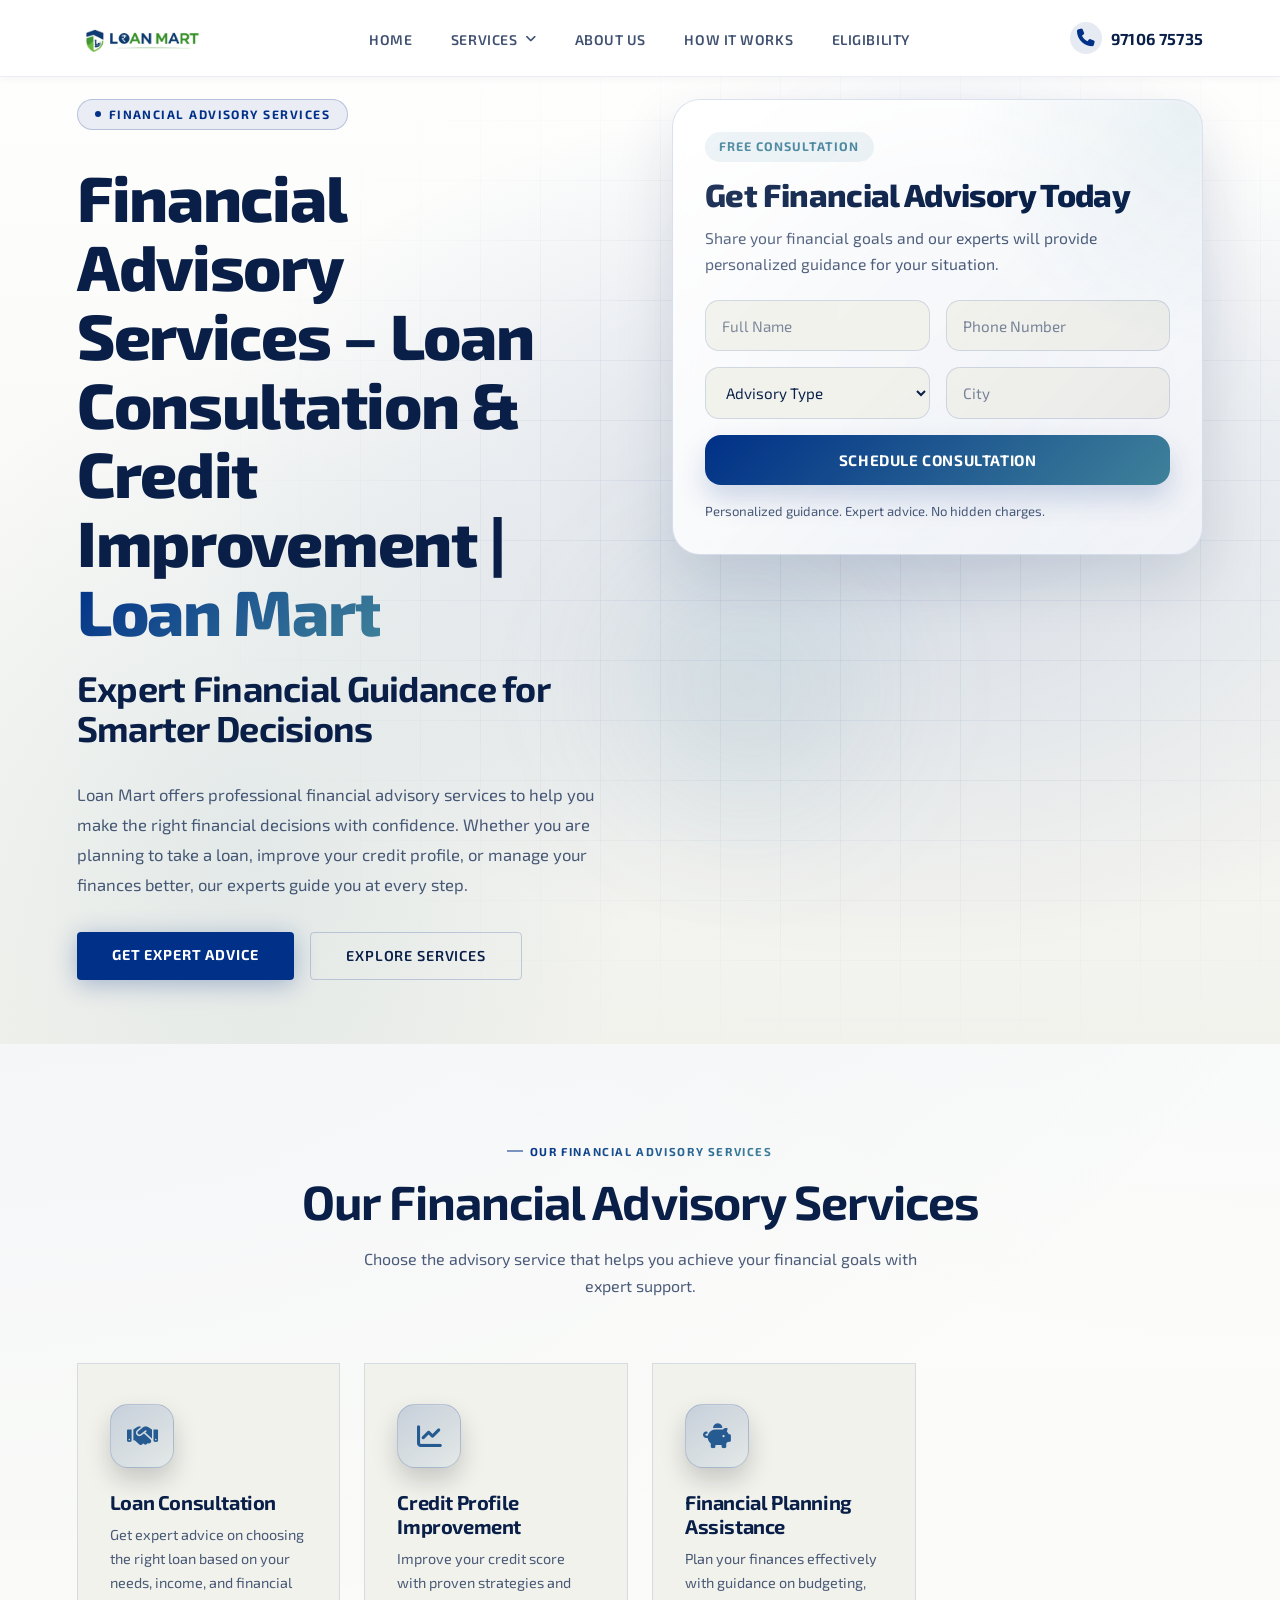
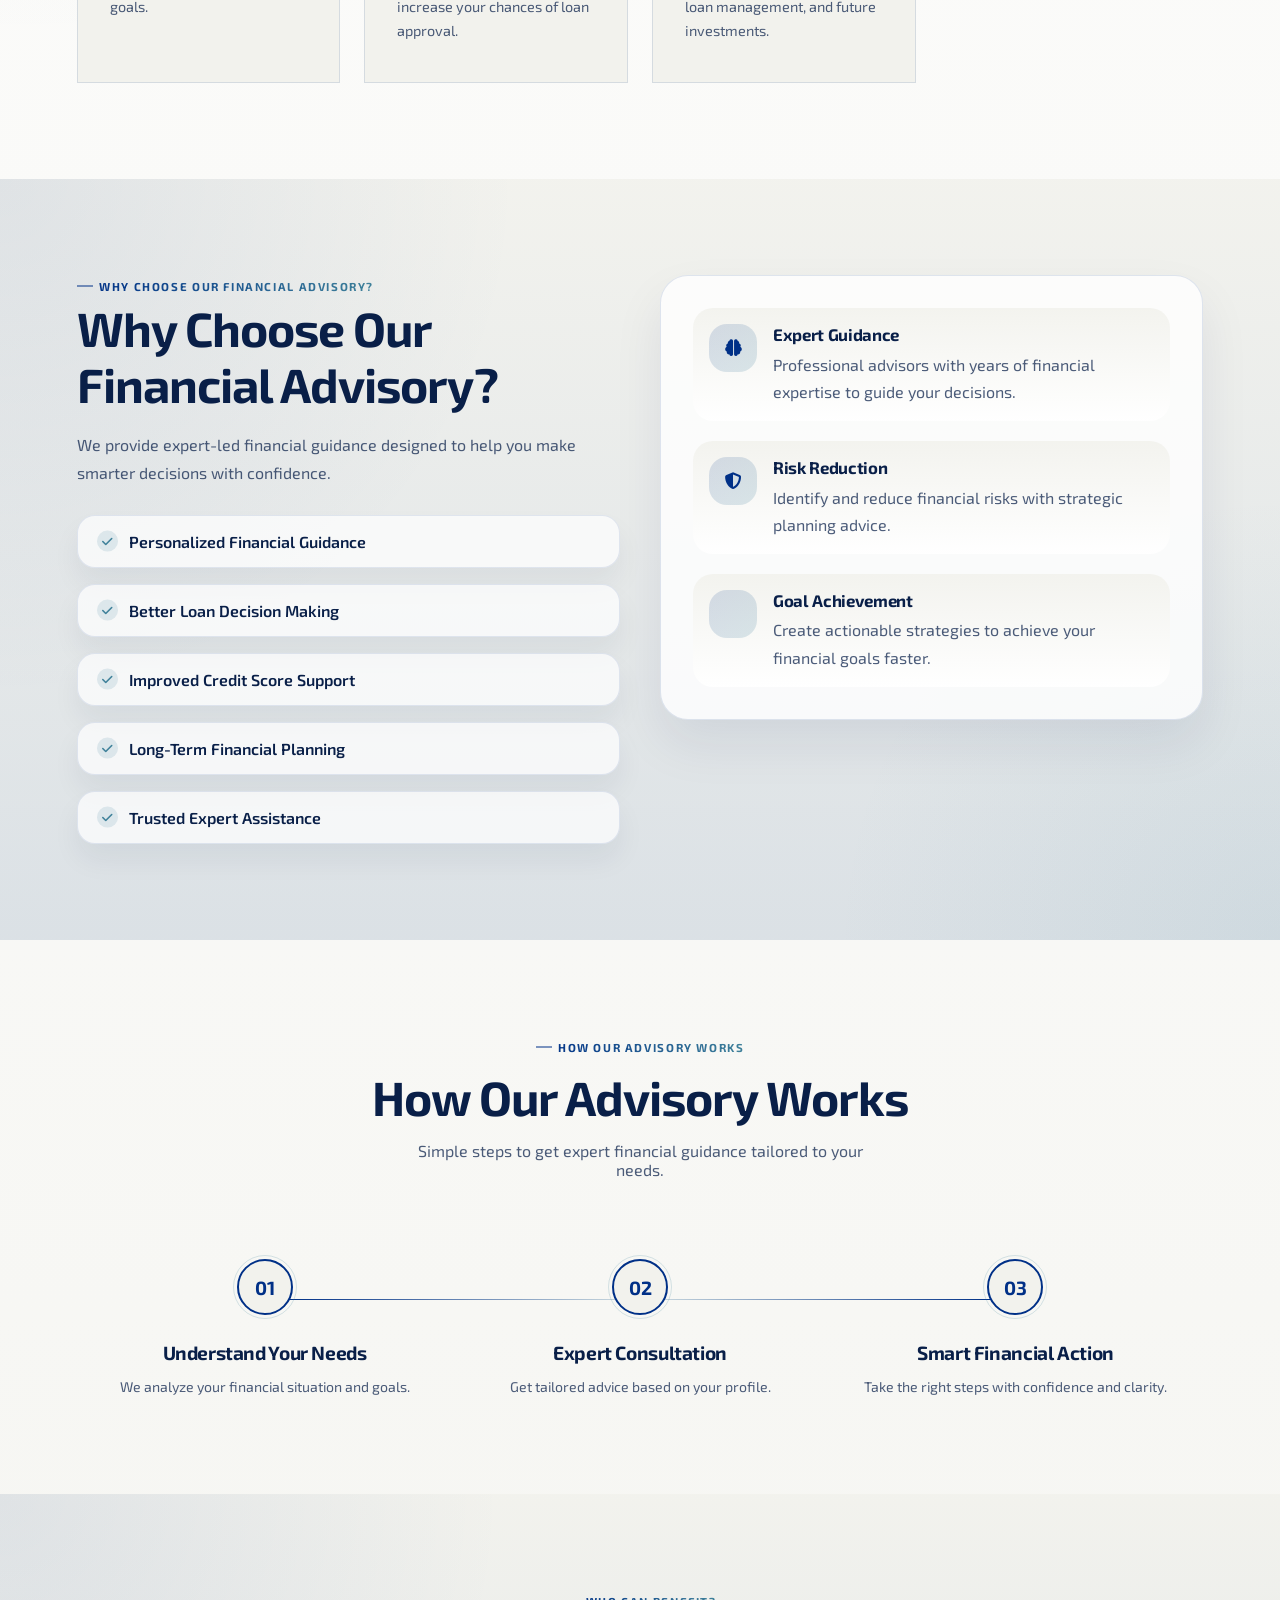
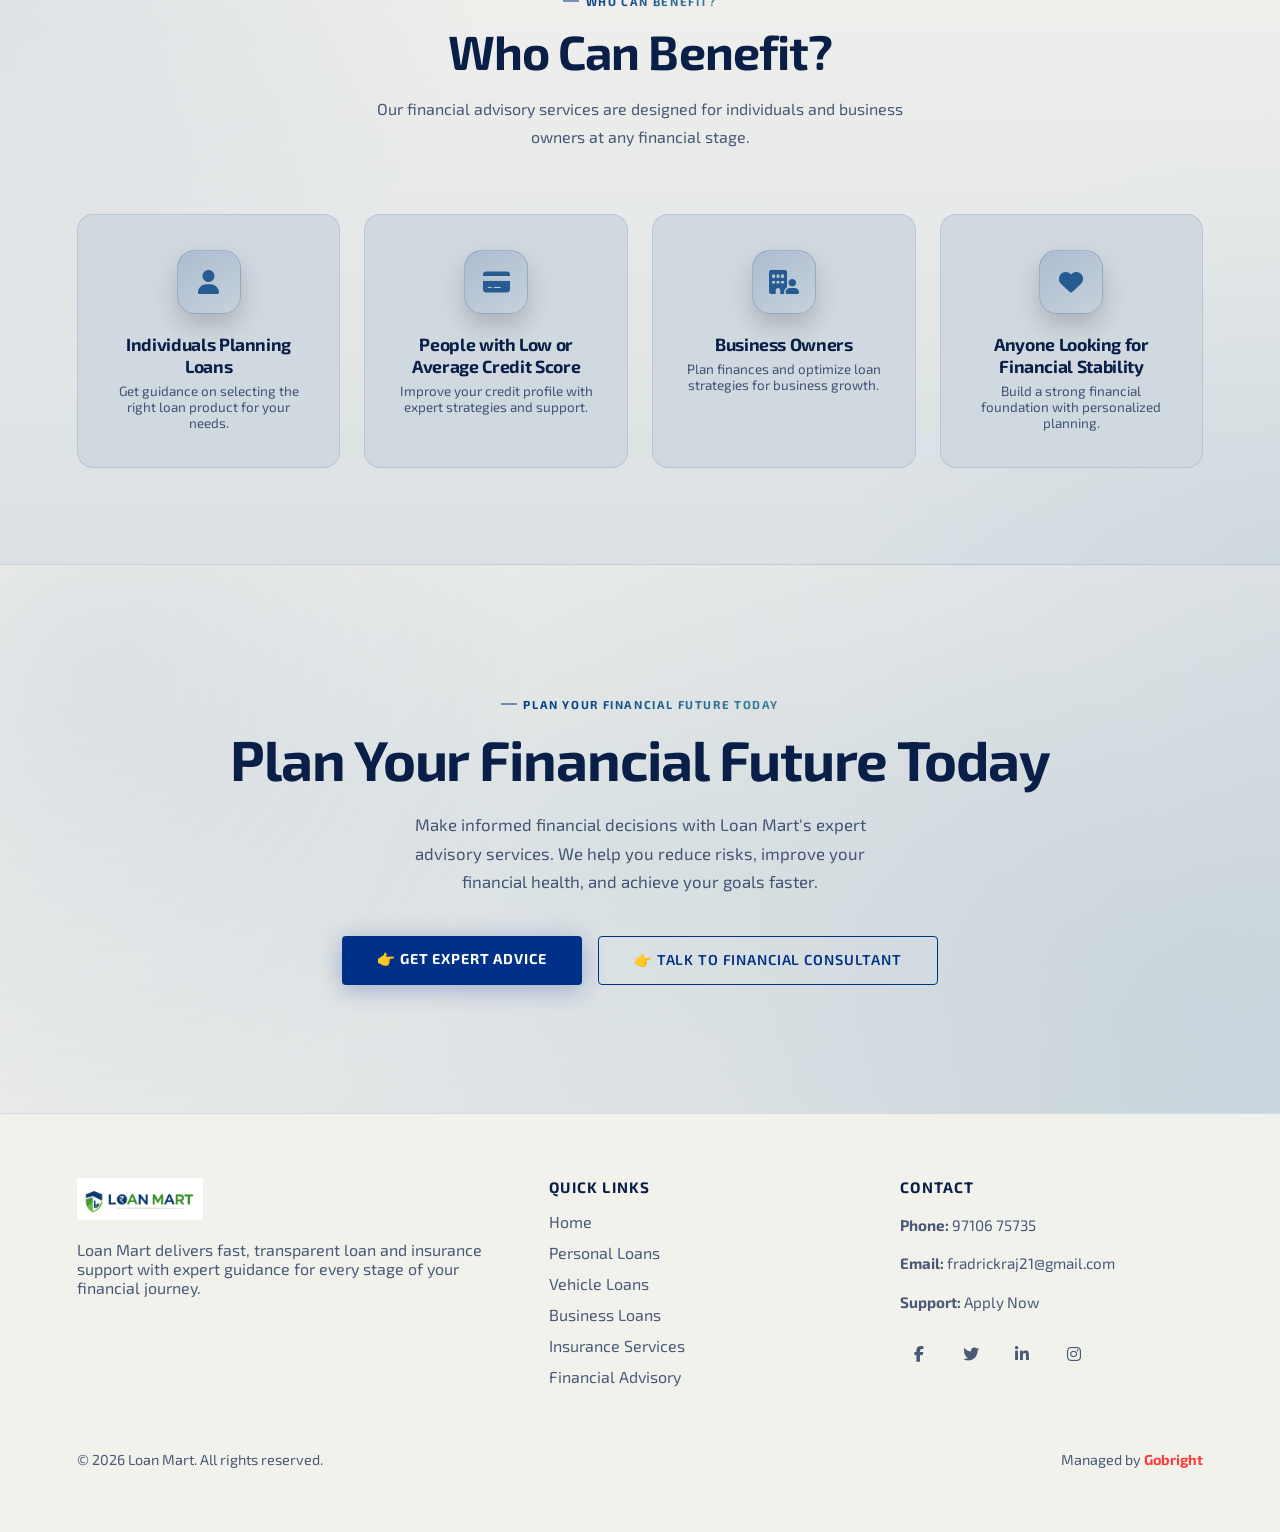
<file: Financial-Advisory.html>
<!DOCTYPE html>
<html lang="en">
<head>
<meta charset="UTF-8">
<meta name="viewport" content="width=device-width, initial-scale=1.0">
<title>Financial Advisory Services – Loan Consultation & Credit Improvement | Loan Mart</title>
<meta name="description" content="Get expert financial advisory services from Loan Mart. Professional loan consultation and credit improvement guidance for smarter decisions.">
<link href="https://fonts.googleapis.com/css2?family=Exo+2:wght@300;400;500;600;700;800&display=swap" rel="stylesheet">
<link rel="stylesheet" href="https://cdn.jsdelivr.net/npm/@fortawesome/fontawesome-free@6.5.2/css/all.min.css">
<link rel="stylesheet" href="index.css">
<link rel="stylesheet" href="Financial-Advisory.css">
</head>
<body>

<div id="cursor"></div>
<div id="cursor-ring"></div>

<nav id="nav">
  <div class="logo">
    <a href="index.html"><img src="logo.jpeg" alt="Loan Mart logo"></a>
  </div>
  <div class="hamburger"><i class="fa-solid fa-bars"></i></div>
  <ul class="nav-links">
    <li><a href="index.html">Home</a></li>
    <li class="nav-dropdown">
      <a href="#advisory-services" aria-haspopup="true">Services <i class="fa-solid fa-angle-down" aria-hidden="true"></i></a>
      <ul class="dropdown-menu" aria-label="Services submenu">
        <li><a href="Personal.html">Personal Loans</a></li>
        <li><a href="Vehicle.html">Vehicle Loans</a></li>
        <li><a href="Business-Loans.html">Business Loans</a></li>
        <li><a href="Insurance.html">Insurance Services</a></li>
        <li><a href="Financial-Advisory.html">Financial Advisory</a></li>
      </ul>
    </li>
    <li><a href="About.html">About Us</a></li>
    <li><a href="#how-it-works">How It Works</a></li>
    <li><a href="#eligibility">Eligibility</a></li>
  </ul>
  <a href="tel:9710675735" class="nav-phone"><i class="fa-solid fa-phone"></i>97106 75735</a>
</nav>

<section id="hero" class="advisory-hero">
  <div class="hero-bg"></div>
  <div class="hero-grid"></div>
  <div class="orb orb-1"></div>
  <div class="orb orb-2"></div>

  <div class="hero-content reveal">
    <div class="hero-badge">
      <span class="dot"></span>
      Financial Advisory Services
    </div>
    <div>
      <h1>Financial Advisory Services – Loan Consultation & Credit Improvement | <span class="loanmart-highlight">Loan Mart</span></h1>
    </div>
    <div class="hero-copy">
      <h2>Expert Financial Guidance for Smarter Decisions</h2>
      <p>Loan Mart offers professional financial advisory services to help you make the right financial decisions with confidence. Whether you are planning to take a loan, improve your credit profile, or manage your finances better, our experts guide you at every step.</p>
    </div>
    <div class="hero-btns">
      <a href="#cta" class="btn-primary">Get Expert Advice</a>
      <a href="#advisory-services" class="btn-secondary">Explore Services</a>
    </div>
  </div>

  <div class="hero-lead-card reveal reveal-delay-1">
    <div class="hero-form-tag">Free Consultation</div>
    <h3>Get Financial Advisory Today</h3>
    <p>Share your financial goals and our experts will provide personalized guidance for your situation.</p>
    <form class="hero-lead-form" id="lead-form-advisory" novalidate>
      <input type="hidden" name="page_source" value="Financial Advisory Page">
      <input type="text" name="full_name" placeholder="Full Name" aria-label="Full Name" required>
      <input type="tel" name="phone" placeholder="Phone Number" aria-label="Phone Number" required>
      <select name="loan_type" aria-label="Advisory Type" required>
        <option value="">Advisory Type</option>
        <option value="loan">Loan Consultation</option>
        <option value="credit">Credit Improvement</option>
        <option value="planning">Financial Planning</option>
      </select>
      <input type="text" name="city" placeholder="City" aria-label="City" required>
      <button type="submit" class="hero-form-btn">Schedule Consultation</button>
    </form>
    <div class="hero-form-note">Personalized guidance. Expert advice. No hidden charges.</div>
  </div>
</section>

<section id="advisory-services" class="advisory-section">
  <div class="services-header reveal">
    <div class="section-tag services-tag">Our Financial Advisory Services</div>
    <h2>Our Financial Advisory Services</h2>
    <p>Choose the advisory service that helps you achieve your financial goals with expert support.</p>
  </div>

  <div class="services-grid advisory-services-grid">
    <article class="service-card reveal" id="loan-consultation">
      <div class="service-icon" aria-hidden="true">
        <i class="fa-solid fa-handshake"></i>
      </div>
      <h3>Loan Consultation</h3>
      <p>Get expert advice on choosing the right loan based on your needs, income, and financial goals.</p>
    </article>

    <article class="service-card reveal reveal-delay-1" id="credit-improvement">
      <div class="service-icon" aria-hidden="true">
        <i class="fa-solid fa-chart-line"></i>
      </div>
      <h3>Credit Profile Improvement</h3>
      <p>Improve your credit score with proven strategies and increase your chances of loan approval.</p>
    </article>

    <article class="service-card reveal reveal-delay-2" id="financial-planning">
      <div class="service-icon" aria-hidden="true">
        <i class="fa-solid fa-piggy-bank"></i>
      </div>
      <h3>Financial Planning Assistance</h3>
      <p>Plan your finances effectively with guidance on budgeting, loan management, and future investments.</p>
    </article>
  </div>
</section>

<section id="why-choose" class="advisory-section alt-panel">
  <div class="advisory-split">
    <div class="why-content reveal">
      <div class="section-tag">Why Choose Our Financial Advisory?</div>
      <h2>Why Choose Our Financial Advisory?</h2>
      <p>We provide expert-led financial guidance designed to help you make smarter decisions with confidence.</p>
      <ul class="feature-list">
        <li>Personalized Financial Guidance</li>
        <li>Better Loan Decision Making</li>
        <li>Improved Credit Score Support</li>
        <li>Long-Term Financial Planning</li>
        <li>Trusted Expert Assistance</li>
      </ul>
    </div>

    <div class="benefit-panel reveal reveal-delay-2">
      <div class="benefit-item">
        <span class="benefit-icon"><i class="fa-solid fa-brain"></i></span>
        <div>
          <h3>Expert Guidance</h3>
          <p>Professional advisors with years of financial expertise to guide your decisions.</p>
        </div>
      </div>
      <div class="benefit-item">
        <span class="benefit-icon"><i class="fa-solid fa-shield-alt"></i></span>
        <div>
          <h3>Risk Reduction</h3>
          <p>Identify and reduce financial risks with strategic planning advice.</p>
        </div>
      </div>
      <div class="benefit-item">
        <span class="benefit-icon"><i class="fa-solid fa-target"></i></span>
        <div>
          <h3>Goal Achievement</h3>
          <p>Create actionable strategies to achieve your financial goals faster.</p>
        </div>
      </div>
    </div>
  </div>
</section>

<section id="how-it-works" class="advisory-section">
  <div class="process-header reveal">
    <div class="section-tag">How Our Advisory Works</div>
    <h2>How Our Advisory Works</h2>
    <p>Simple steps to get expert financial guidance tailored to your needs.</p>
  </div>

  <div class="process-steps advisory-process-steps">
    <div class="process-step reveal">
      <div class="step-num">01</div>
      <h3>Understand Your Needs</h3>
      <p>We analyze your financial situation and goals.</p>
    </div>
    <div class="process-step reveal reveal-delay-2">
      <div class="step-num">02</div>
      <h3>Expert Consultation</h3>
      <p>Get tailored advice based on your profile.</p>
    </div>
    <div class="process-step reveal reveal-delay-4">
      <div class="step-num">03</div>
      <h3>Smart Financial Action</h3>
      <p>Take the right steps with confidence and clarity.</p>
    </div>
  </div>
</section>

<section id="eligibility" class="advisory-section alt-panel">
  <div class="services-header reveal">
    <div class="section-tag">Who Can Benefit?</div>
    <h2>Who Can Benefit?</h2>
    <p>Our financial advisory services are designed for individuals and business owners at any financial stage.</p>
  </div>

  <div class="who-grid advisory-who-grid">
    <div class="who-card reveal">
      <span class="who-icon" aria-hidden="true"><i class="fa-solid fa-user"></i></span>
      <h3>Individuals Planning Loans</h3>
      <p>Get guidance on selecting the right loan product for your needs.</p>
    </div>
    <div class="who-card reveal reveal-delay-1">
      <span class="who-icon" aria-hidden="true"><i class="fa-solid fa-credit-card"></i></span>
      <h3>People with Low or Average Credit Score</h3>
      <p>Improve your credit profile with expert strategies and support.</p>
    </div>
    <div class="who-card reveal reveal-delay-2">
      <span class="who-icon" aria-hidden="true"><i class="fa-solid fa-building-user"></i></span>
      <h3>Business Owners</h3>
      <p>Plan finances and optimize loan strategies for business growth.</p>
    </div>
    <div class="who-card reveal reveal-delay-3">
      <span class="who-icon" aria-hidden="true"><i class="fa-solid fa-heart"></i></span>
      <h3>Anyone Looking for Financial Stability</h3>
      <p>Build a strong financial foundation with personalized planning.</p>
    </div>
  </div>
</section>

<section id="cta" class="advisory-cta">
  <div class="reveal">
    <div class="section-tag">Plan Your Financial Future Today</div>
  </div>
  <div class="reveal">
    <h2>Plan Your Financial Future Today</h2>
  </div>
  <p class="reveal">Make informed financial decisions with Loan Mart's expert advisory services. We help you reduce risks, improve your financial health, and achieve your goals faster.</p>
  <div class="cta-btns reveal">
    <a href="#" class="btn-primary">👉 Get Expert Advice</a>
    <a href="#" class="btn-ghost">👉 Talk to Financial Consultant</a>
  </div>
</section>

<footer>
  <div class="footer-grid">
    <div class="footer-brand">
      <a href="index.html" class="footer-logo"><img src="logo.jpeg" alt="Loan Mart logo"></a>
      <p>Loan Mart delivers fast, transparent loan and insurance support with expert guidance for every stage of your financial journey.</p>
    </div>
    <div class="footer-links">
      <h4>Quick Links</h4>
      <ul>
        <li><a href="index.html">Home</a></li>
        <li><a href="Personal.html">Personal Loans</a></li>
        <li><a href="Vehicle.html">Vehicle Loans</a></li>
        <li><a href="Business-Loans.html">Business Loans</a></li>
        <li><a href="Insurance.html">Insurance Services</a></li>
        <li><a href="Financial-Advisory.html">Financial Advisory</a></li>
      </ul>
    </div>
    <div class="footer-contact">
      <h4>Contact</h4>
      <p><strong>Phone:</strong> <a href="tel:9710675735">97106 75735</a></p>
      <p><strong>Email:</strong> <a href="mailto:fradrickraj21@gmail.com">fradrickraj21@gmail.com</a></p>
      <p><strong>Support:</strong> <a href="#cta">Apply Now</a></p>
      <div class="footer-social" style="margin-top: 1.25rem;">
        <a href="#" aria-label="Facebook"><i class="fab fa-facebook-f"></i></a>
        <a href="#" aria-label="Twitter"><i class="fab fa-twitter"></i></a>
        <a href="#" aria-label="LinkedIn"><i class="fab fa-linkedin-in"></i></a>
        <a href="#" aria-label="Instagram"><i class="fab fa-instagram"></i></a>
      </div>
    </div>
  </div>
  <div class="footer-bottom">
    <p>© 2026 Loan Mart. All rights reserved.</p>
    <div class="footer-bottom-right">
      <p class="managed-by">Managed by <span class="red-text">Gobright</span></p>
    </div>
  </div>
</footer>

<script src="index.js"></script>
</body>
</html>
</file>
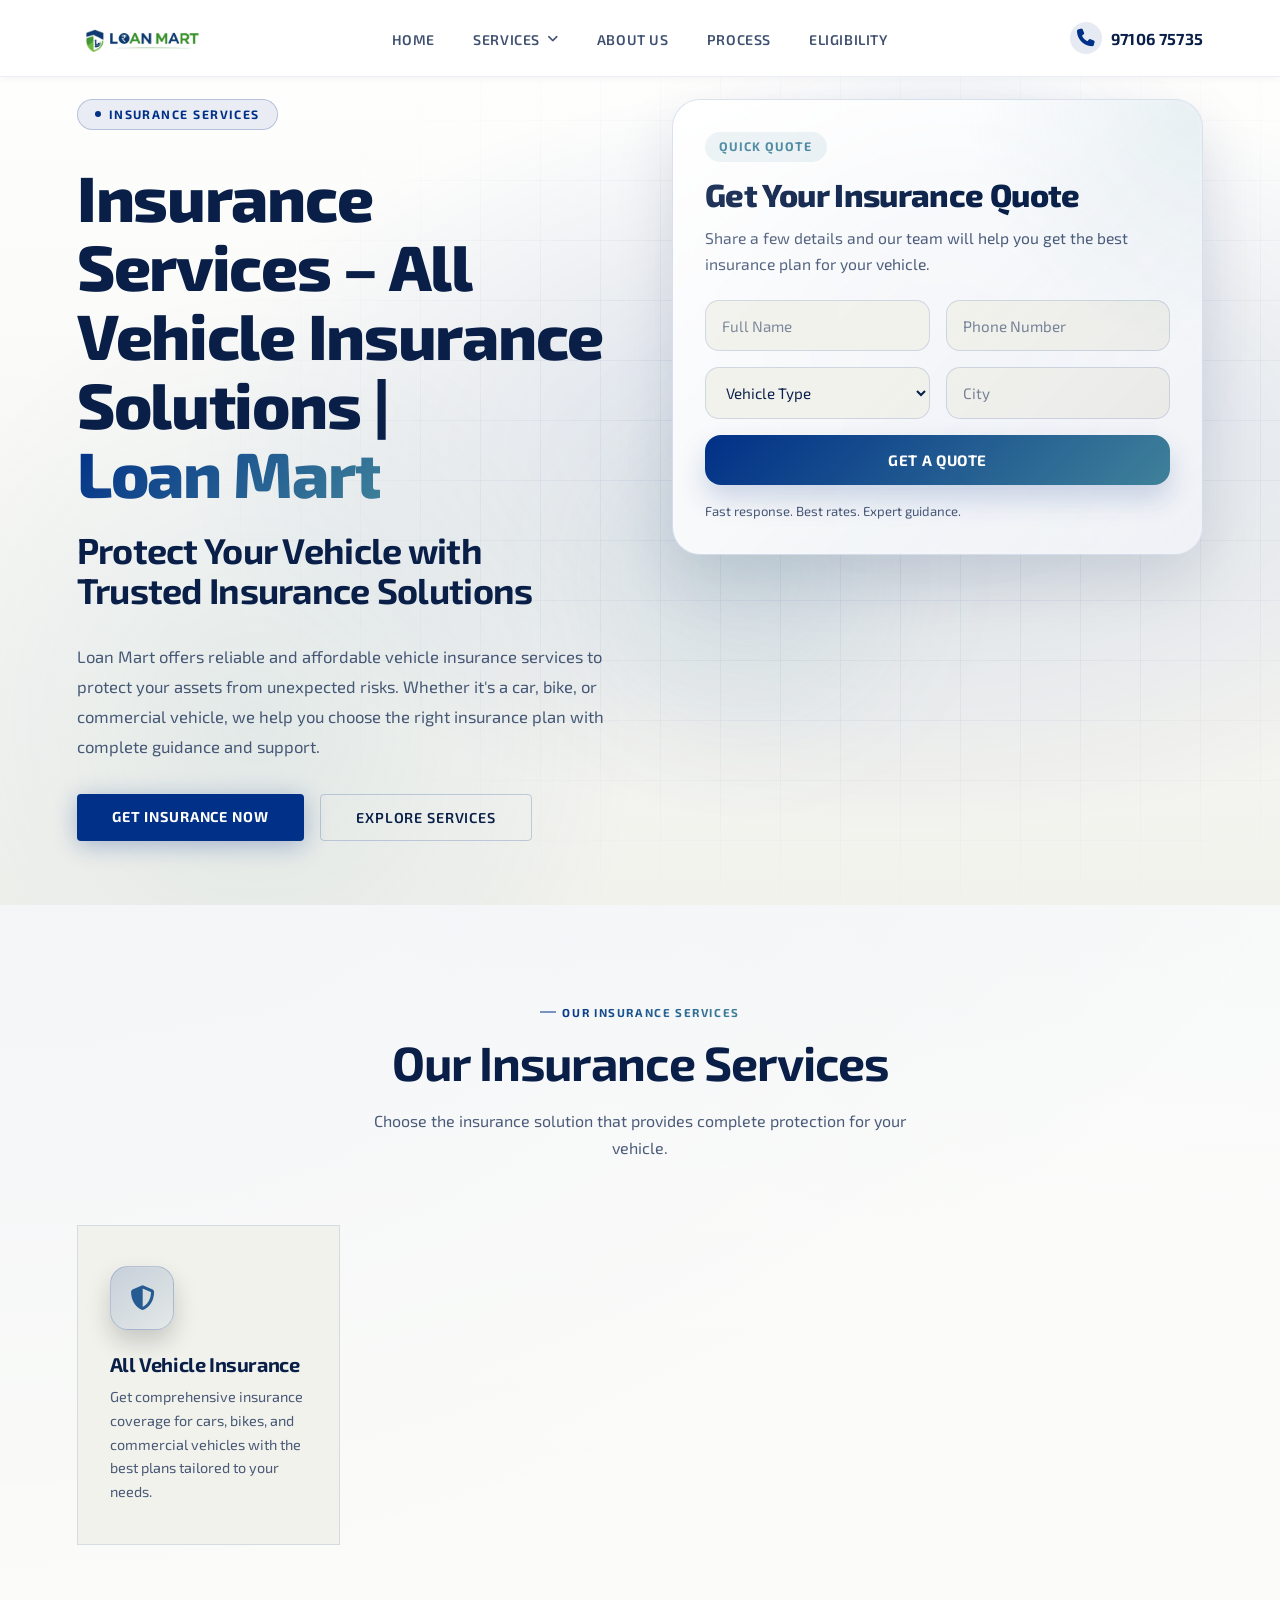
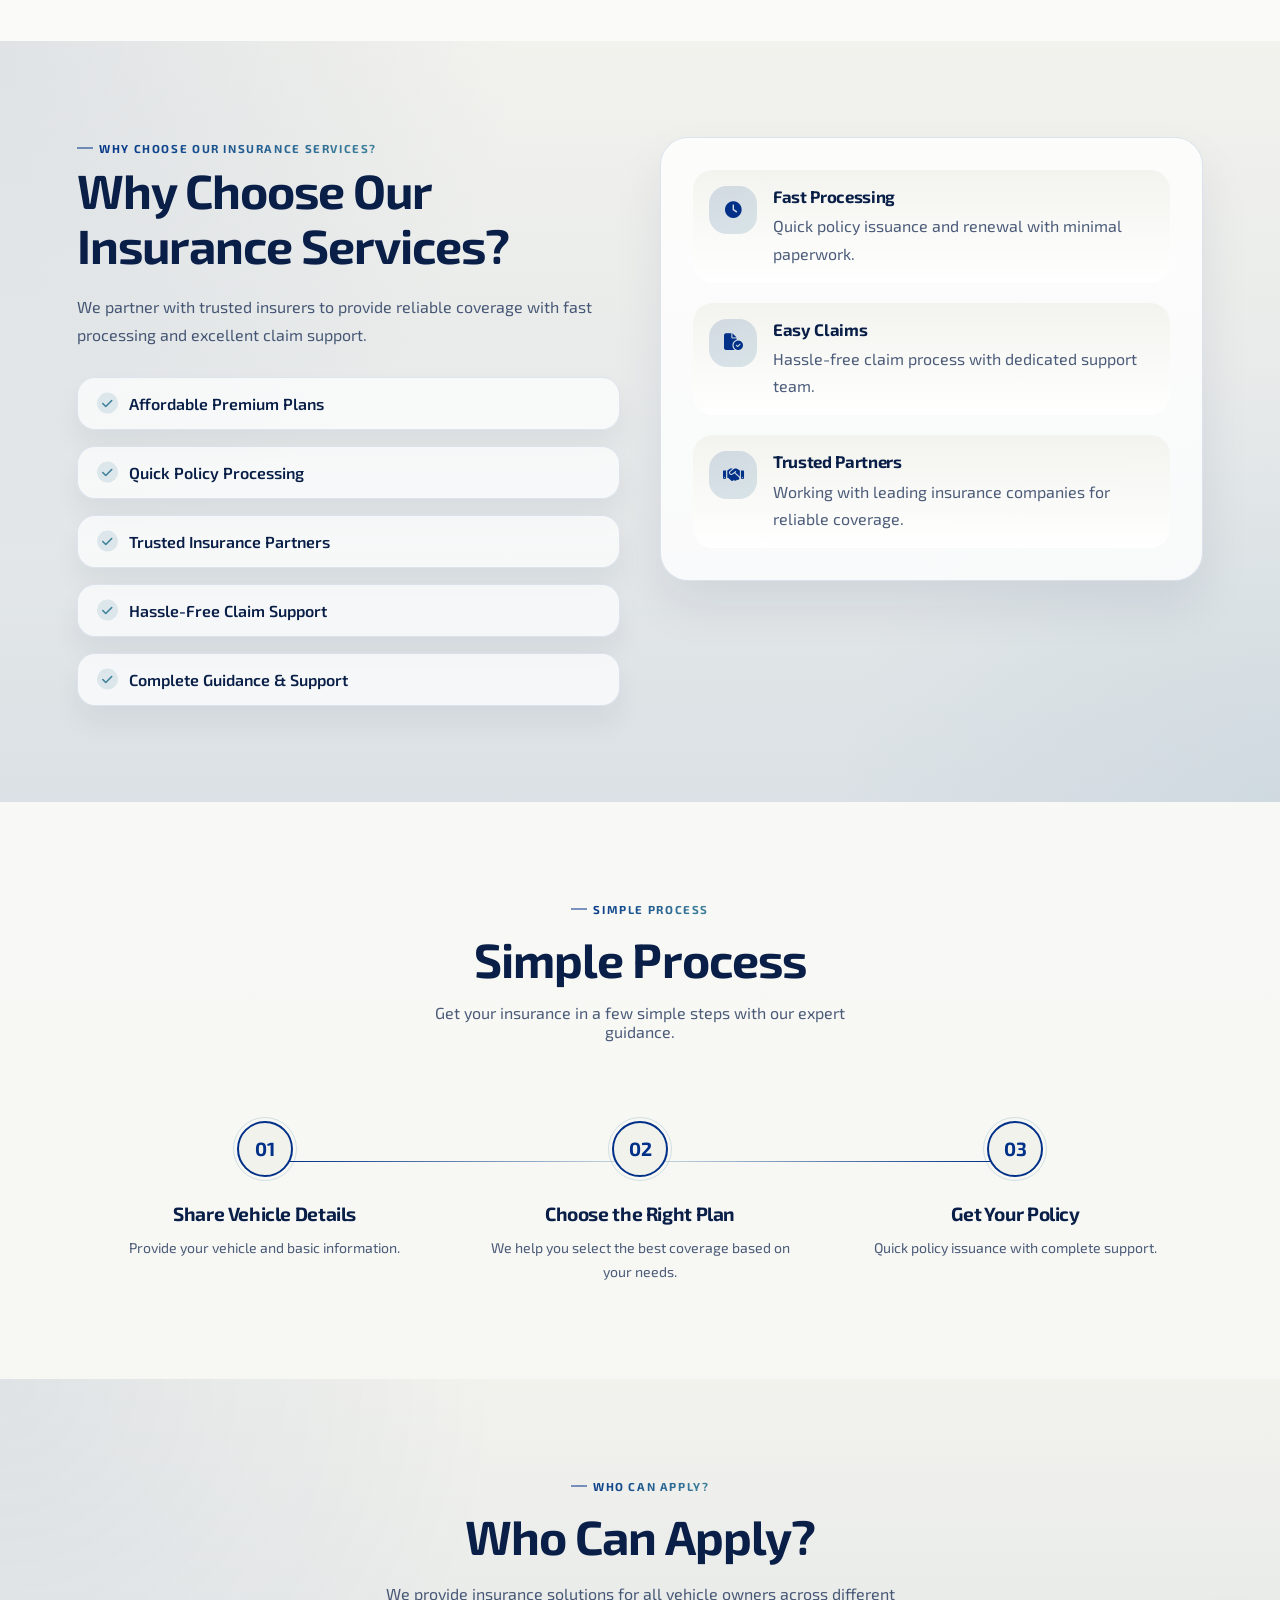
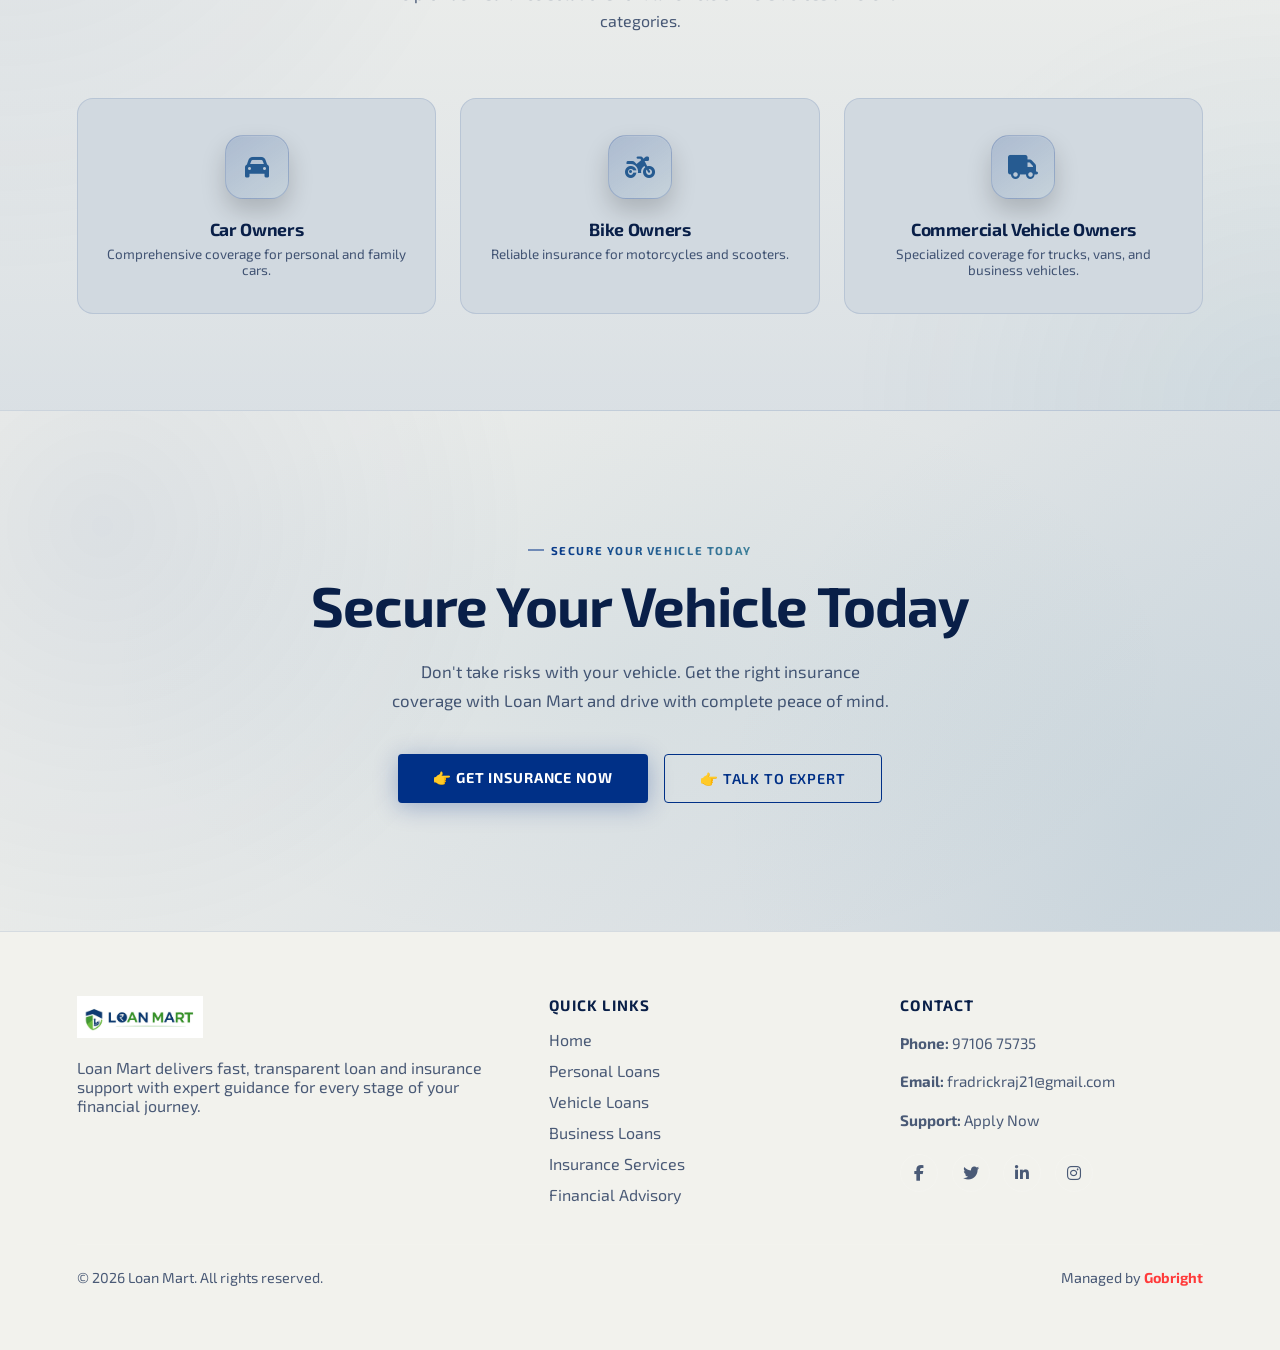
<file: Insurance.html>
<!DOCTYPE html>
<html lang="en">
<head>
<meta charset="UTF-8">
<meta name="viewport" content="width=device-width, initial-scale=1.0">
<title>Insurance Services – All Vehicle Insurance Solutions | Loan Mart</title>
<meta name="description" content="Protect your vehicle with trusted insurance solutions from Loan Mart. Get comprehensive coverage for cars, bikes, and commercial vehicles.">
<link href="https://fonts.googleapis.com/css2?family=Exo+2:wght@300;400;500;600;700;800&display=swap" rel="stylesheet">
<link rel="stylesheet" href="https://cdn.jsdelivr.net/npm/@fortawesome/fontawesome-free@6.5.2/css/all.min.css">
<link rel="stylesheet" href="index.css">
<link rel="stylesheet" href="Insurance.css">
</head>
<body>

<div id="cursor"></div>
<div id="cursor-ring"></div>

<nav id="nav">
  <div class="logo">
    <a href="index.html"><img src="logo.jpeg" alt="Loan Mart logo"></a>
  </div>
  <div class="hamburger"><i class="fa-solid fa-bars"></i></div>
  <ul class="nav-links">
    <li><a href="index.html">Home</a></li>
    <li class="nav-dropdown">
      <a href="#insurance-services" aria-haspopup="true">Services <i class="fa-solid fa-angle-down" aria-hidden="true"></i></a>
      <ul class="dropdown-menu" aria-label="Services submenu">
        <li><a href="Personal.html">Personal Loans</a></li>
        <li><a href="Vehicle.html">Vehicle Loans</a></li>
        <li><a href="Business-Loans.html">Business Loans</a></li>
        <li><a href="Insurance.html">Insurance Services</a></li>
        <li><a href="Financial-Advisory.html">Financial Advisory</a></li>
      </ul>
    </li>
    <li><a href="About.html">About Us</a></li>
    <li><a href="#application-process">Process</a></li>
    <li><a href="#eligibility">Eligibility</a></li>
  </ul>
  <a href="tel:9710675735" class="nav-phone"><i class="fa-solid fa-phone"></i>97106 75735</a>
</nav>

<section id="hero" class="insurance-hero">
  <div class="hero-bg"></div>
  <div class="hero-grid"></div>
  <div class="orb orb-1"></div>
  <div class="orb orb-2"></div>

  <div class="hero-content reveal">
    <div class="hero-badge">
      <span class="dot"></span>
      Insurance Services
    </div>
    <div>
      <h1>Insurance Services – All Vehicle Insurance Solutions | <span class="loanmart-highlight">Loan Mart</span></h1>
    </div>
    <div class="hero-copy">
      <h2>Protect Your Vehicle with Trusted Insurance Solutions</h2>
      <p>Loan Mart offers reliable and affordable vehicle insurance services to protect your assets from unexpected risks. Whether it's a car, bike, or commercial vehicle, we help you choose the right insurance plan with complete guidance and support.</p>
    </div>
    <div class="hero-btns">
      <a href="#cta" class="btn-primary">Get Insurance Now</a>
      <a href="#insurance-services" class="btn-secondary">Explore Services</a>
    </div>
  </div>

  <div class="hero-lead-card reveal reveal-delay-1">
    <div class="hero-form-tag">Quick Quote</div>
    <h3>Get Your Insurance Quote</h3>
    <p>Share a few details and our team will help you get the best insurance plan for your vehicle.</p>
    <form class="hero-lead-form" id="lead-form-insurance" novalidate>
      <input type="hidden" name="page_source" value="Insurance Services Page">
      <input type="text" name="full_name" placeholder="Full Name" aria-label="Full Name" required>
      <input type="tel" name="phone" placeholder="Phone Number" aria-label="Phone Number" required>
      <select name="loan_type" aria-label="Vehicle Type" required>
        <option value="">Vehicle Type</option>
        <option value="car">Car</option>
        <option value="bike">Bike</option>
        <option value="commercial">Commercial Vehicle</option>
      </select>
      <input type="text" name="city" placeholder="City" aria-label="City" required>
      <button type="submit" class="hero-form-btn">Get a Quote</button>
    </form>
    <div class="hero-form-note">Fast response. Best rates. Expert guidance.</div>
  </div>
</section>

<section id="insurance-services" class="insurance-section">
  <div class="services-header reveal">
    <div class="section-tag services-tag">Our Insurance Services</div>
    <h2>Our Insurance Services</h2>
    <p>Choose the insurance solution that provides complete protection for your vehicle.</p>
  </div>

  <div class="services-grid insurance-services-grid">
    <article class="service-card reveal" id="all-vehicle-insurance">
      <div class="service-icon" aria-hidden="true">
        <i class="fa-solid fa-shield-alt"></i>
      </div>
      <h3>All Vehicle Insurance</h3>
      <p>Get comprehensive insurance coverage for cars, bikes, and commercial vehicles with the best plans tailored to your needs.</p>
    </article>
  </div>
</section>

<section id="why-choose" class="insurance-section alt-panel">
  <div class="insurance-split">
    <div class="why-content reveal">
      <div class="section-tag">Why Choose Our Insurance Services?</div>
      <h2>Why Choose Our Insurance Services?</h2>
      <p>We partner with trusted insurers to provide reliable coverage with fast processing and excellent claim support.</p>
      <ul class="feature-list">
        <li>Affordable Premium Plans</li>
        <li>Quick Policy Processing</li>
        <li>Trusted Insurance Partners</li>
        <li>Hassle-Free Claim Support</li>
        <li>Complete Guidance & Support</li>
      </ul>
    </div>

    <div class="benefit-panel reveal reveal-delay-2">
      <div class="benefit-item">
        <span class="benefit-icon"><i class="fa-solid fa-clock"></i></span>
        <div>
          <h3>Fast Processing</h3>
          <p>Quick policy issuance and renewal with minimal paperwork.</p>
        </div>
      </div>
      <div class="benefit-item">
        <span class="benefit-icon"><i class="fa-solid fa-file-circle-check"></i></span>
        <div>
          <h3>Easy Claims</h3>
          <p>Hassle-free claim process with dedicated support team.</p>
        </div>
      </div>
      <div class="benefit-item">
        <span class="benefit-icon"><i class="fa-solid fa-handshake"></i></span>
        <div>
          <h3>Trusted Partners</h3>
          <p>Working with leading insurance companies for reliable coverage.</p>
        </div>
      </div>
    </div>
  </div>
</section>

<section id="application-process" class="insurance-section">
  <div class="process-header reveal">
    <div class="section-tag">Simple Process</div>
    <h2>Simple Process</h2>
    <p>Get your insurance in a few simple steps with our expert guidance.</p>
  </div>

  <div class="process-steps insurance-process-steps">
    <div class="process-step reveal">
      <div class="step-num">01</div>
      <h3>Share Vehicle Details</h3>
      <p>Provide your vehicle and basic information.</p>
    </div>
    <div class="process-step reveal reveal-delay-2">
      <div class="step-num">02</div>
      <h3>Choose the Right Plan</h3>
      <p>We help you select the best coverage based on your needs.</p>
    </div>
    <div class="process-step reveal reveal-delay-4">
      <div class="step-num">03</div>
      <h3>Get Your Policy</h3>
      <p>Quick policy issuance with complete support.</p>
    </div>
  </div>
</section>

<section id="eligibility" class="insurance-section alt-panel">
  <div class="services-header reveal">
    <div class="section-tag">Who Can Apply?</div>
    <h2>Who Can Apply?</h2>
    <p>We provide insurance solutions for all vehicle owners across different categories.</p>
  </div>

  <div class="who-grid insurance-who-grid">
    <div class="who-card reveal">
      <span class="who-icon" aria-hidden="true"><i class="fa-solid fa-car"></i></span>
      <h3>Car Owners</h3>
      <p>Comprehensive coverage for personal and family cars.</p>
    </div>
    <div class="who-card reveal reveal-delay-1">
      <span class="who-icon" aria-hidden="true"><i class="fa-solid fa-motorcycle"></i></span>
      <h3>Bike Owners</h3>
      <p>Reliable insurance for motorcycles and scooters.</p>
    </div>
    <div class="who-card reveal reveal-delay-2">
      <span class="who-icon" aria-hidden="true"><i class="fa-solid fa-truck"></i></span>
      <h3>Commercial Vehicle Owners</h3>
      <p>Specialized coverage for trucks, vans, and business vehicles.</p>
    </div>
  </div>
</section>

<section id="cta" class="insurance-cta">
  <div class="reveal">
    <div class="section-tag">Secure Your Vehicle Today</div>
  </div>
  <div class="reveal">
    <h2>Secure Your Vehicle Today</h2>
  </div>
  <p class="reveal">Don't take risks with your vehicle. Get the right insurance coverage with Loan Mart and drive with complete peace of mind.</p>
  <div class="cta-btns reveal">
    <a href="#" class="btn-primary">👉 Get Insurance Now</a>
    <a href="#" class="btn-ghost">👉 Talk to Expert</a>
  </div>
</section>

<footer>
  <div class="footer-grid">
    <div class="footer-brand">
      <a href="index.html" class="footer-logo"><img src="logo.jpeg" alt="Loan Mart logo"></a>
      <p>Loan Mart delivers fast, transparent loan and insurance support with expert guidance for every stage of your financial journey.</p>
    </div>
    <div class="footer-links">
      <h4>Quick Links</h4>
      <ul>
        <li><a href="index.html">Home</a></li>
        <li><a href="Personal.html">Personal Loans</a></li>
        <li><a href="Vehicle.html">Vehicle Loans</a></li>
        <li><a href="Business-Loans.html">Business Loans</a></li>
        <li><a href="Insurance.html">Insurance Services</a></li>
        <li><a href="Financial-Advisory.html">Financial Advisory</a></li>
      </ul>
    </div>
    <div class="footer-contact">
      <h4>Contact</h4>
      <p><strong>Phone:</strong> <a href="tel:9710675735">97106 75735</a></p>
      <p><strong>Email:</strong> <a href="mailto:fradrickraj21@gmail.com">fradrickraj21@gmail.com</a></p>
      <p><strong>Support:</strong> <a href="#cta">Apply Now</a></p>
      <div class="footer-social" style="margin-top: 1.25rem;">
        <a href="#" aria-label="Facebook"><i class="fab fa-facebook-f"></i></a>
        <a href="#" aria-label="Twitter"><i class="fab fa-twitter"></i></a>
        <a href="#" aria-label="LinkedIn"><i class="fab fa-linkedin-in"></i></a>
        <a href="#" aria-label="Instagram"><i class="fab fa-instagram"></i></a>
      </div>
    </div>
  </div>
  <div class="footer-bottom">
    <p>© 2026 Loan Mart. All rights reserved.</p>
    <div class="footer-bottom-right">
      <p class="managed-by">Managed by <span class="red-text">Gobright</span></p>
    </div>
  </div>
</footer>

<script src="index.js"></script>
</body>
</html>
</file>
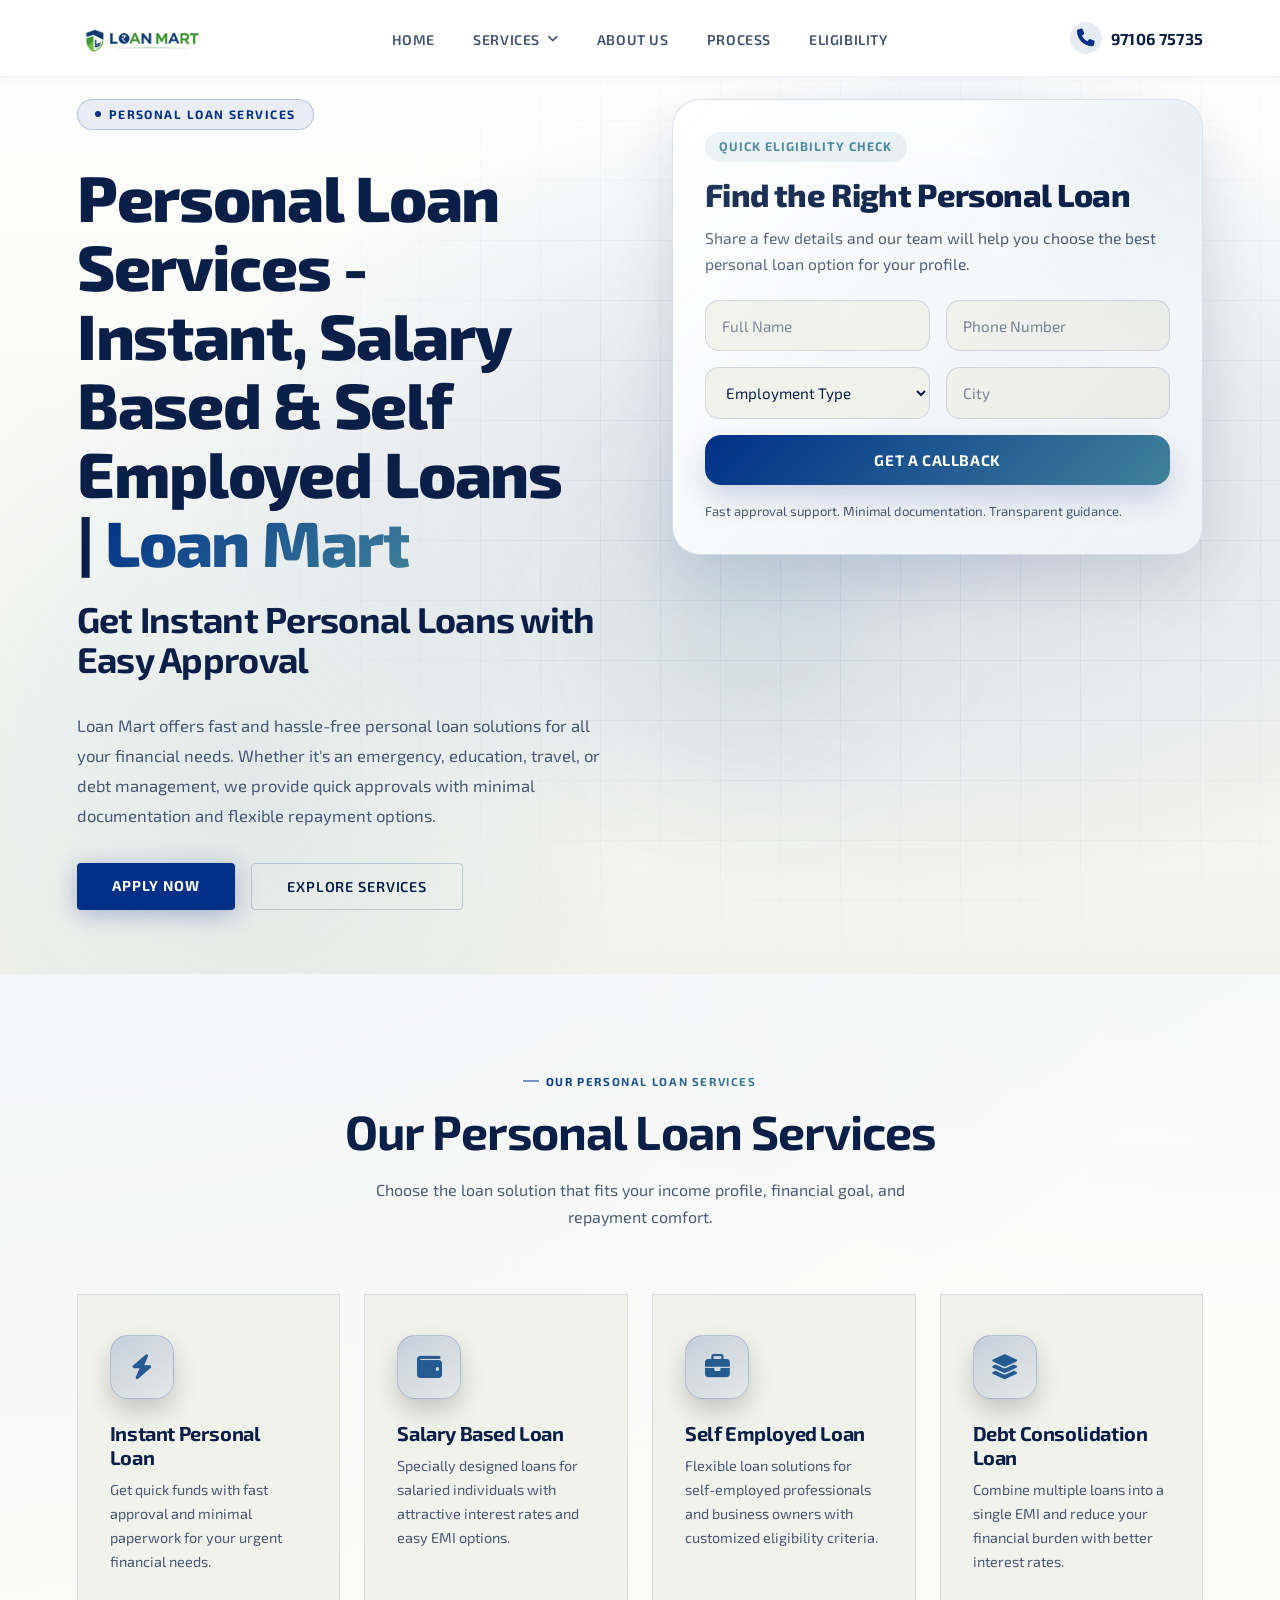
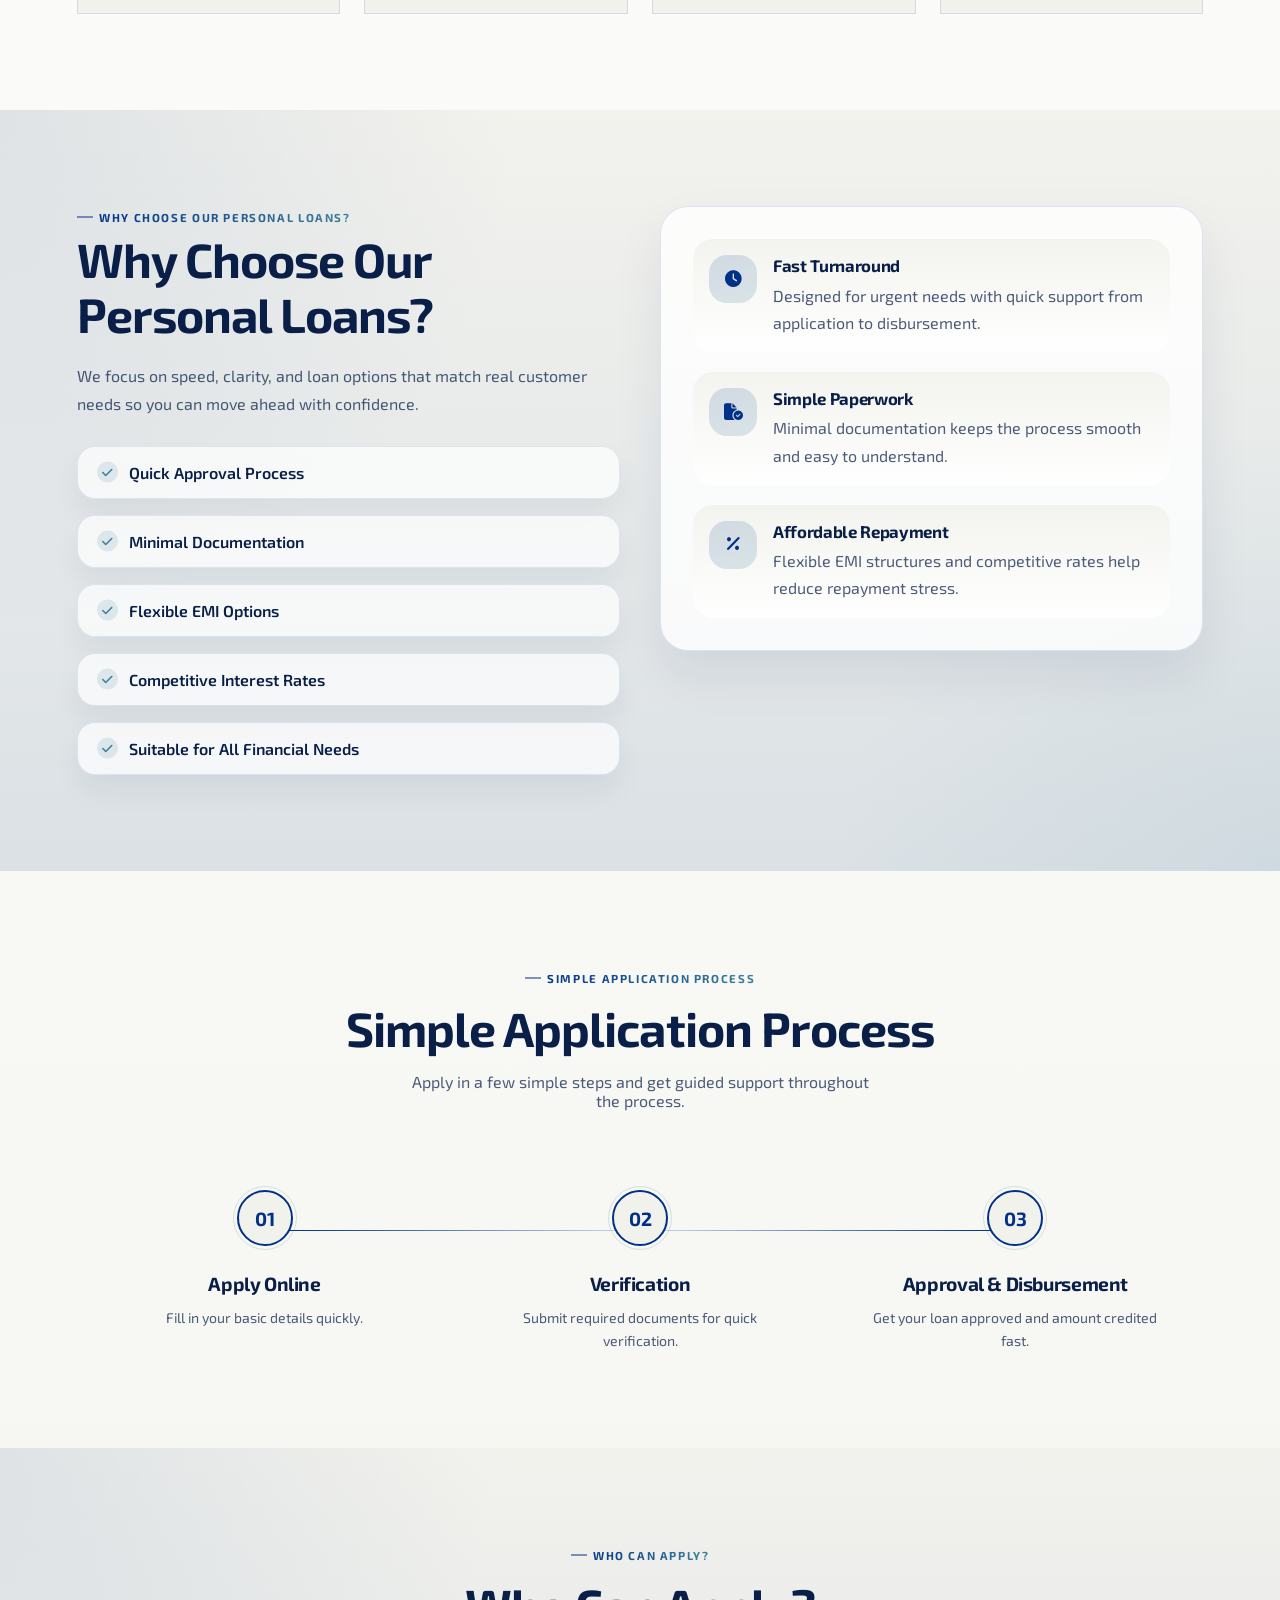
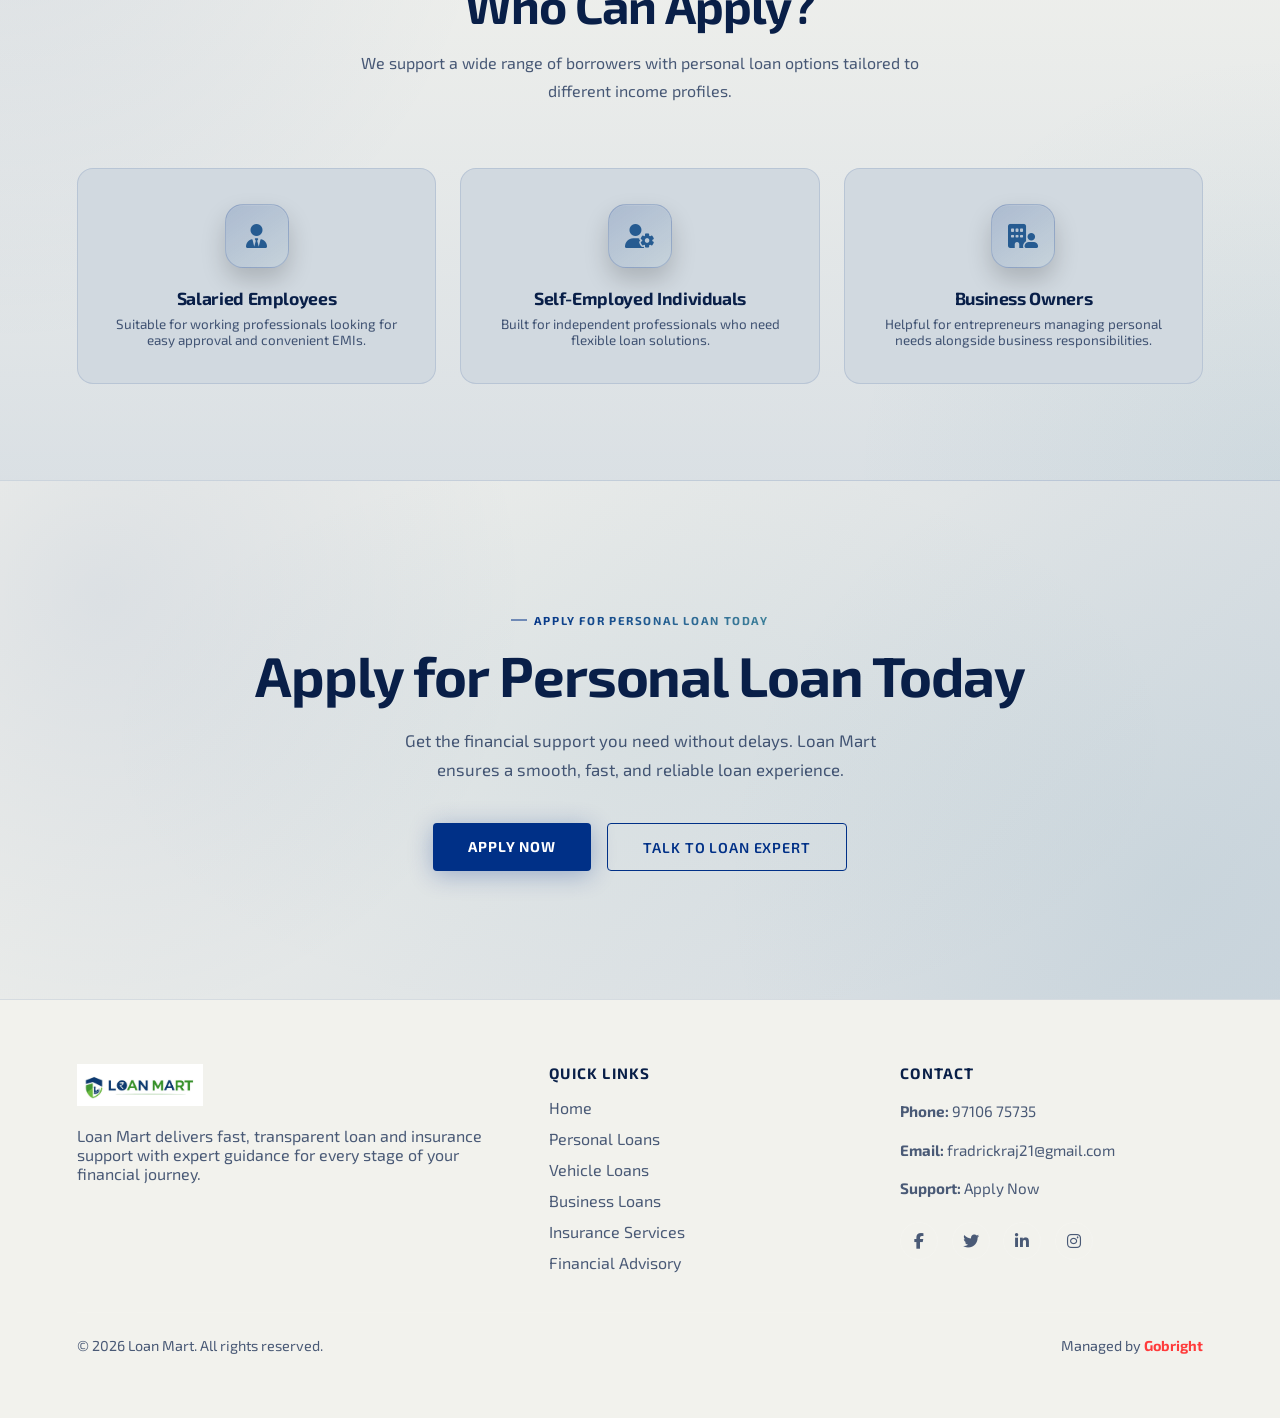
<file: Personal.html>
<!DOCTYPE html>
<html lang="en">
<head>
<meta charset="UTF-8">
<meta name="viewport" content="width=device-width, initial-scale=1.0">
<title>Personal Loan Services - Instant, Salary Based & Self Employed Loans | Loan Mart</title>
<meta name="description" content="Get instant personal loans with easy approval from Loan Mart. Explore instant, salary based, self employed, and debt consolidation loan solutions.">
<link href="https://fonts.googleapis.com/css2?family=Exo+2:wght@300;400;500;600;700;800&display=swap" rel="stylesheet">
<link rel="stylesheet" href="https://cdn.jsdelivr.net/npm/@fortawesome/fontawesome-free@6.5.2/css/all.min.css">
<link rel="stylesheet" href="index.css">
<link rel="stylesheet" href="Personal.css">
</head>
<body>

<div id="cursor"></div>
<div id="cursor-ring"></div>

<nav id="nav">
  <div class="logo">
    <a href="index.html"><img src="logo.jpeg" alt="Loan Mart logo"></a>
  </div>
  <div class="hamburger"><i class="fa-solid fa-bars"></i></div>
  <ul class="nav-links">
    <li><a href="index.html">Home</a></li>
    <li class="nav-dropdown">
      <a href="#personal-services" aria-haspopup="true">Services <i class="fa-solid fa-angle-down" aria-hidden="true"></i></a>
      <ul class="dropdown-menu" aria-label="Services submenu">
        <li><a href="Personal.html">Personal Loans</a></li>
        <li><a href="Vehicle.html">Vehicle Loans</a></li>
        <li><a href="Business-Loans.html">Business Loans</a></li>
        <li><a href="Insurance.html">Insurance Services</a></li>
        <li><a href="Financial-Advisory.html">Financial Advisory</a></li>
      </ul>
    </li>
    <li><a href="About.html">About Us</a></li>
    <li><a href="#application-process">Process</a></li>
    <li><a href="#eligibility">Eligibility</a></li>
  </ul>
  <a href="tel:9710675735" class="nav-phone"><i class="fa-solid fa-phone"></i>97106 75735</a>
</nav>

<section id="hero" class="personal-hero">
  <div class="hero-bg"></div>
  <div class="hero-grid"></div>
  <div class="orb orb-1"></div>
  <div class="orb orb-2"></div>

  <div class="hero-content reveal">
    <div class="hero-badge">
      <span class="dot"></span>
      Personal Loan Services
    </div>
    <div>
      <h1>Personal Loan Services - Instant, Salary Based & Self Employed Loans | <span class="loanmart-highlight">Loan Mart</span></h1>
    </div>
    <div class="hero-copy">
      <h2>Get Instant Personal Loans with Easy Approval</h2>
      <p>Loan Mart offers fast and hassle-free personal loan solutions for all your financial needs. Whether it's an emergency, education, travel, or debt management, we provide quick approvals with minimal documentation and flexible repayment options.</p>
    </div>
    <div class="hero-btns">
      <a href="#cta" class="btn-primary">Apply Now</a>
      <a href="#personal-services" class="btn-secondary">Explore Services</a>
    </div>
  </div>

  <div class="hero-lead-card reveal reveal-delay-1">
    <div class="hero-form-tag">Quick Eligibility Check</div>
    <h3>Find the Right Personal Loan</h3>
    <p>Share a few details and our team will help you choose the best personal loan option for your profile.</p>
    <form class="hero-lead-form" id="lead-form-personal" novalidate>
      <input type="hidden" name="page_source" value="Personal Loans Page">
      <input type="text" name="full_name" placeholder="Full Name" aria-label="Full Name" required>
      <input type="tel" name="phone" placeholder="Phone Number" aria-label="Phone Number" required>
      <select name="loan_type" aria-label="Employment Type" required>
        <option value="">Employment Type</option>
        <option value="salaried">Salaried</option>
        <option value="self-employed">Self Employed</option>
        <option value="business-owner">Business Owner</option>
      </select>
      <input type="text" name="city" placeholder="City" aria-label="City" required>
      <button type="submit" class="hero-form-btn">Get a Callback</button>
    </form>
    <div class="hero-form-note">Fast approval support. Minimal documentation. Transparent guidance.</div>
  </div>
</section>

<section id="personal-services" class="personal-section">
  <div class="services-header reveal">
    <div class="section-tag services-tag">Our Personal Loan Services</div>
    <h2>Our Personal Loan Services</h2>
    <p>Choose the loan solution that fits your income profile, financial goal, and repayment comfort.</p>
  </div>

  <div class="services-grid personal-services-grid">
    <article class="service-card reveal" id="instant-personal-loan">
      <div class="service-icon" aria-hidden="true">
        <i class="fa-solid fa-bolt"></i>
      </div>
      <h3>Instant Personal Loan</h3>
      <p>Get quick funds with fast approval and minimal paperwork for your urgent financial needs.</p>
    </article>

    <article class="service-card reveal reveal-delay-1" id="salary-based-loan">
      <div class="service-icon" aria-hidden="true">
        <i class="fa-solid fa-wallet"></i>
      </div>
      <h3>Salary Based Loan</h3>
      <p>Specially designed loans for salaried individuals with attractive interest rates and easy EMI options.</p>
    </article>

    <article class="service-card reveal reveal-delay-2" id="self-employed-loan">
      <div class="service-icon" aria-hidden="true">
        <i class="fa-solid fa-briefcase"></i>
      </div>
      <h3>Self Employed Loan</h3>
      <p>Flexible loan solutions for self-employed professionals and business owners with customized eligibility criteria.</p>
    </article>

    <article class="service-card reveal reveal-delay-3" id="debt-consolidation-loan">
      <div class="service-icon" aria-hidden="true">
        <i class="fa-solid fa-layer-group"></i>
      </div>
      <h3>Debt Consolidation Loan</h3>
      <p>Combine multiple loans into a single EMI and reduce your financial burden with better interest rates.</p>
    </article>
  </div>
</section>

<section id="why-choose" class="personal-section alt-panel">
  <div class="personal-split">
    <div class="why-content reveal">
      <div class="section-tag">Why Choose Our Personal Loans?</div>
      <h2>Why Choose Our Personal Loans?</h2>
      <p>We focus on speed, clarity, and loan options that match real customer needs so you can move ahead with confidence.</p>
      <ul class="feature-list">
        <li>Quick Approval Process</li>
        <li>Minimal Documentation</li>
        <li>Flexible EMI Options</li>
        <li>Competitive Interest Rates</li>
        <li>Suitable for All Financial Needs</li>
      </ul>
    </div>

    <div class="benefit-panel reveal reveal-delay-2">
      <div class="benefit-item">
        <span class="benefit-icon"><i class="fa-solid fa-clock"></i></span>
        <div>
          <h3>Fast Turnaround</h3>
          <p>Designed for urgent needs with quick support from application to disbursement.</p>
        </div>
      </div>
      <div class="benefit-item">
        <span class="benefit-icon"><i class="fa-solid fa-file-circle-check"></i></span>
        <div>
          <h3>Simple Paperwork</h3>
          <p>Minimal documentation keeps the process smooth and easy to understand.</p>
        </div>
      </div>
      <div class="benefit-item">
        <span class="benefit-icon"><i class="fa-solid fa-percent"></i></span>
        <div>
          <h3>Affordable Repayment</h3>
          <p>Flexible EMI structures and competitive rates help reduce repayment stress.</p>
        </div>
      </div>
    </div>
  </div>
</section>

<section id="application-process" class="personal-section">
  <div class="process-header reveal">
    <div class="section-tag">Simple Application Process</div>
    <h2>Simple Application Process</h2>
    <p>Apply in a few simple steps and get guided support throughout the process.</p>
  </div>

  <div class="process-steps personal-process-steps">
    <div class="process-step reveal">
      <div class="step-num">01</div>
      <h3>Apply Online</h3>
      <p>Fill in your basic details quickly.</p>
    </div>
    <div class="process-step reveal reveal-delay-2">
      <div class="step-num">02</div>
      <h3>Verification</h3>
      <p>Submit required documents for quick verification.</p>
    </div>
    <div class="process-step reveal reveal-delay-4">
      <div class="step-num">03</div>
      <h3>Approval &amp; Disbursement</h3>
      <p>Get your loan approved and amount credited fast.</p>
    </div>
  </div>
</section>

<section id="eligibility" class="personal-section alt-panel">
  <div class="services-header reveal">
    <div class="section-tag">Who Can Apply?</div>
    <h2>Who Can Apply?</h2>
    <p>We support a wide range of borrowers with personal loan options tailored to different income profiles.</p>
  </div>

  <div class="who-grid personal-who-grid">
    <div class="who-card reveal">
      <span class="who-icon" aria-hidden="true"><i class="fa-solid fa-user-tie"></i></span>
      <h3>Salaried Employees</h3>
      <p>Suitable for working professionals looking for easy approval and convenient EMIs.</p>
    </div>
    <div class="who-card reveal reveal-delay-1">
      <span class="who-icon" aria-hidden="true"><i class="fa-solid fa-user-gear"></i></span>
      <h3>Self-Employed Individuals</h3>
      <p>Built for independent professionals who need flexible loan solutions.</p>
    </div>
    <div class="who-card reveal reveal-delay-2">
      <span class="who-icon" aria-hidden="true"><i class="fa-solid fa-building-user"></i></span>
      <h3>Business Owners</h3>
      <p>Helpful for entrepreneurs managing personal needs alongside business responsibilities.</p>
    </div>
  </div>
</section>

<section id="cta" class="personal-cta">
  <div class="reveal">
    <div class="section-tag">Apply for Personal Loan Today</div>
  </div>
  <div class="reveal">
    <h2>Apply for Personal Loan Today</h2>
  </div>
  <p class="reveal">Get the financial support you need without delays. Loan Mart ensures a smooth, fast, and reliable loan experience.</p>
  <div class="cta-btns reveal">
    <a href="#" class="btn-primary">Apply Now</a>
    <a href="#" class="btn-ghost">Talk to Loan Expert</a>
  </div>
</section>

<footer>
  <div class="footer-grid">
    <div class="footer-brand">
      <a href="index.html" class="footer-logo"><img src="logo.jpeg" alt="Loan Mart logo"></a>
      <p>Loan Mart delivers fast, transparent loan and insurance support with expert guidance for every stage of your financial journey.</p>
    </div>
    <div class="footer-links">
      <h4>Quick Links</h4>
      <ul>
        <li><a href="index.html">Home</a></li>
        <li><a href="Personal.html">Personal Loans</a></li>
        <li><a href="Vehicle.html">Vehicle Loans</a></li>
        <li><a href="Business-Loans.html">Business Loans</a></li>
        <li><a href="Insurance.html">Insurance Services</a></li>
        <li><a href="Financial-Advisory.html">Financial Advisory</a></li>
      </ul>
    </div>
    <div class="footer-contact">
      <h4>Contact</h4>
      <p><strong>Phone:</strong> <a href="tel:9710675735">97106 75735</a></p>
      <p><strong>Email:</strong> <a href="mailto:fradrickraj21@gmail.com">fradrickraj21@gmail.com</a></p>
      <p><strong>Support:</strong> <a href="#cta">Apply Now</a></p>
      <div class="footer-social" style="margin-top: 1.25rem;">
        <a href="#" aria-label="Facebook"><i class="fab fa-facebook-f"></i></a>
        <a href="#" aria-label="Twitter"><i class="fab fa-twitter"></i></a>
        <a href="#" aria-label="LinkedIn"><i class="fab fa-linkedin-in"></i></a>
        <a href="#" aria-label="Instagram"><i class="fab fa-instagram"></i></a>
      </div>
    </div>
  </div>
  <div class="footer-bottom">
    <p>© 2026 Loan Mart. All rights reserved.</p>
    <div class="footer-bottom-right">
      <p class="managed-by">Managed by <span class="red-text">Gobright</span></p>
    </div>
  </div>
</footer>

<script src="index.js"></script>
</body>
</html>
</file>
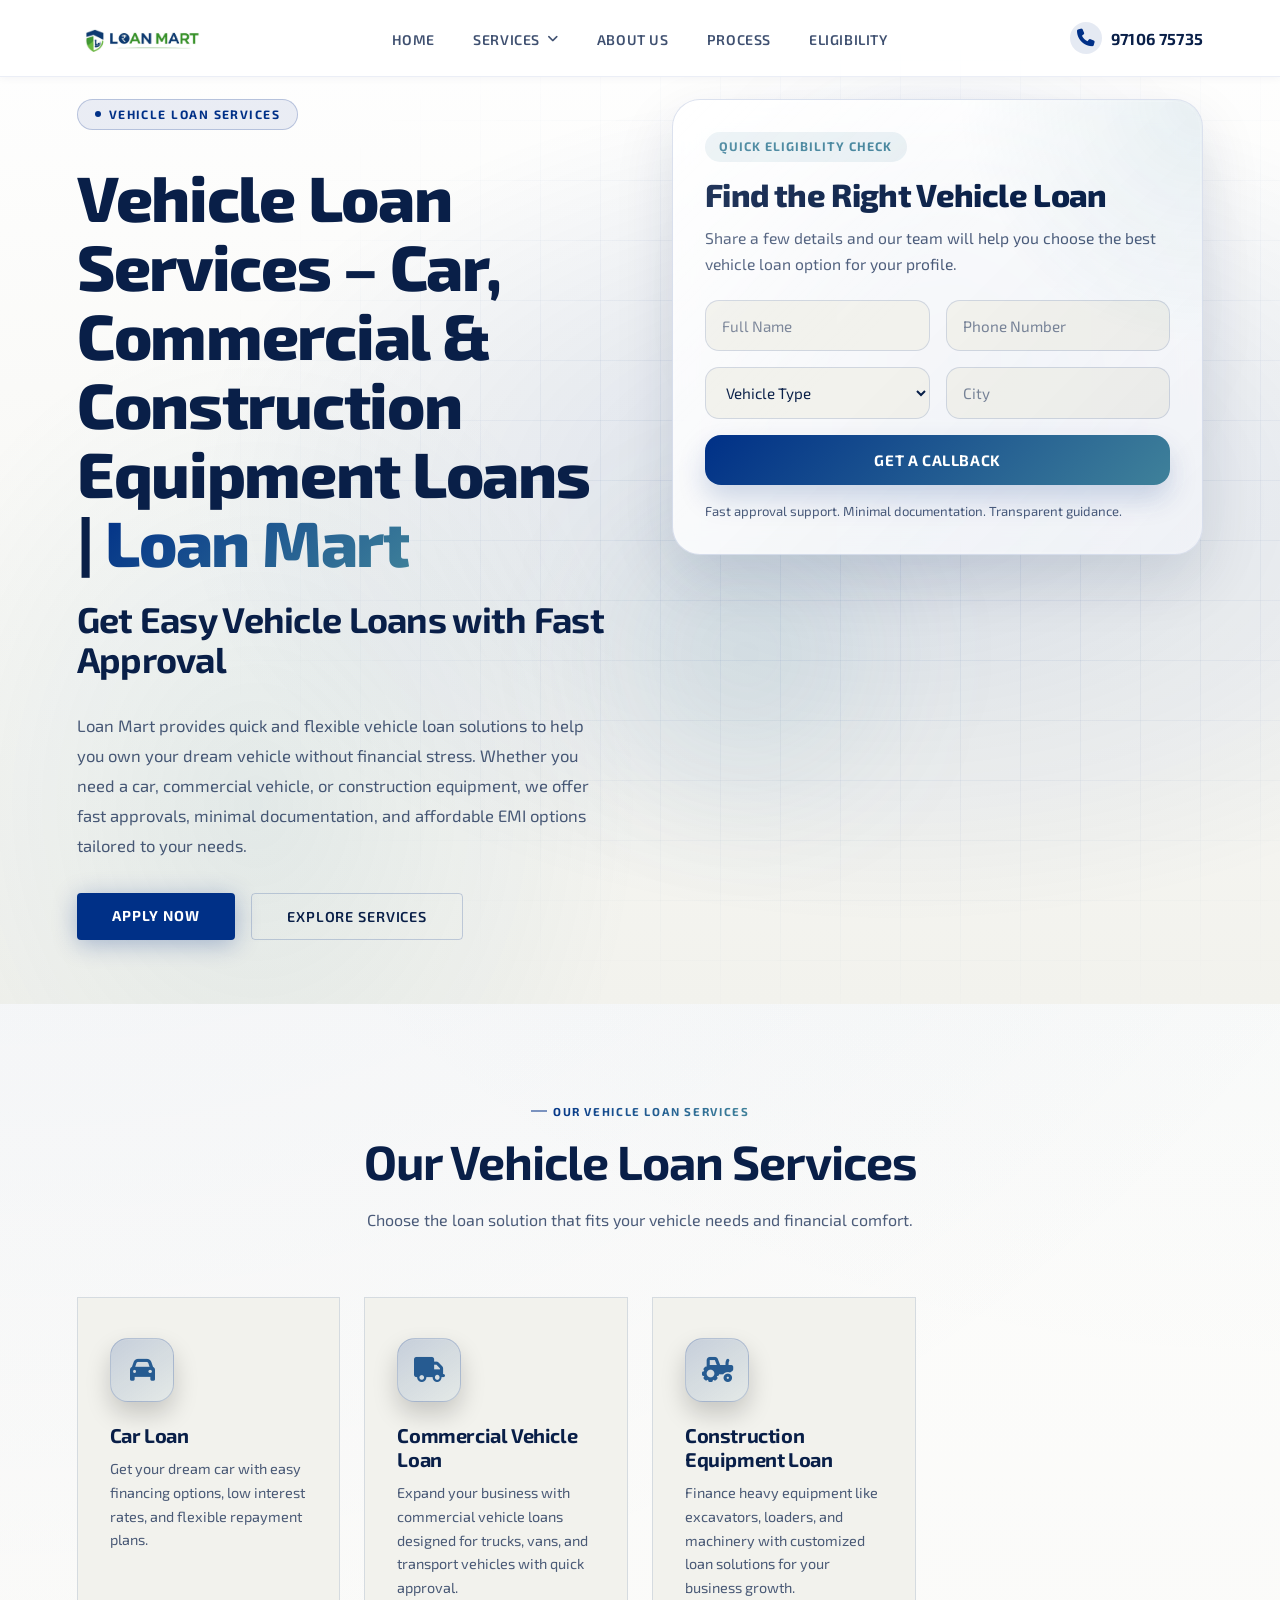
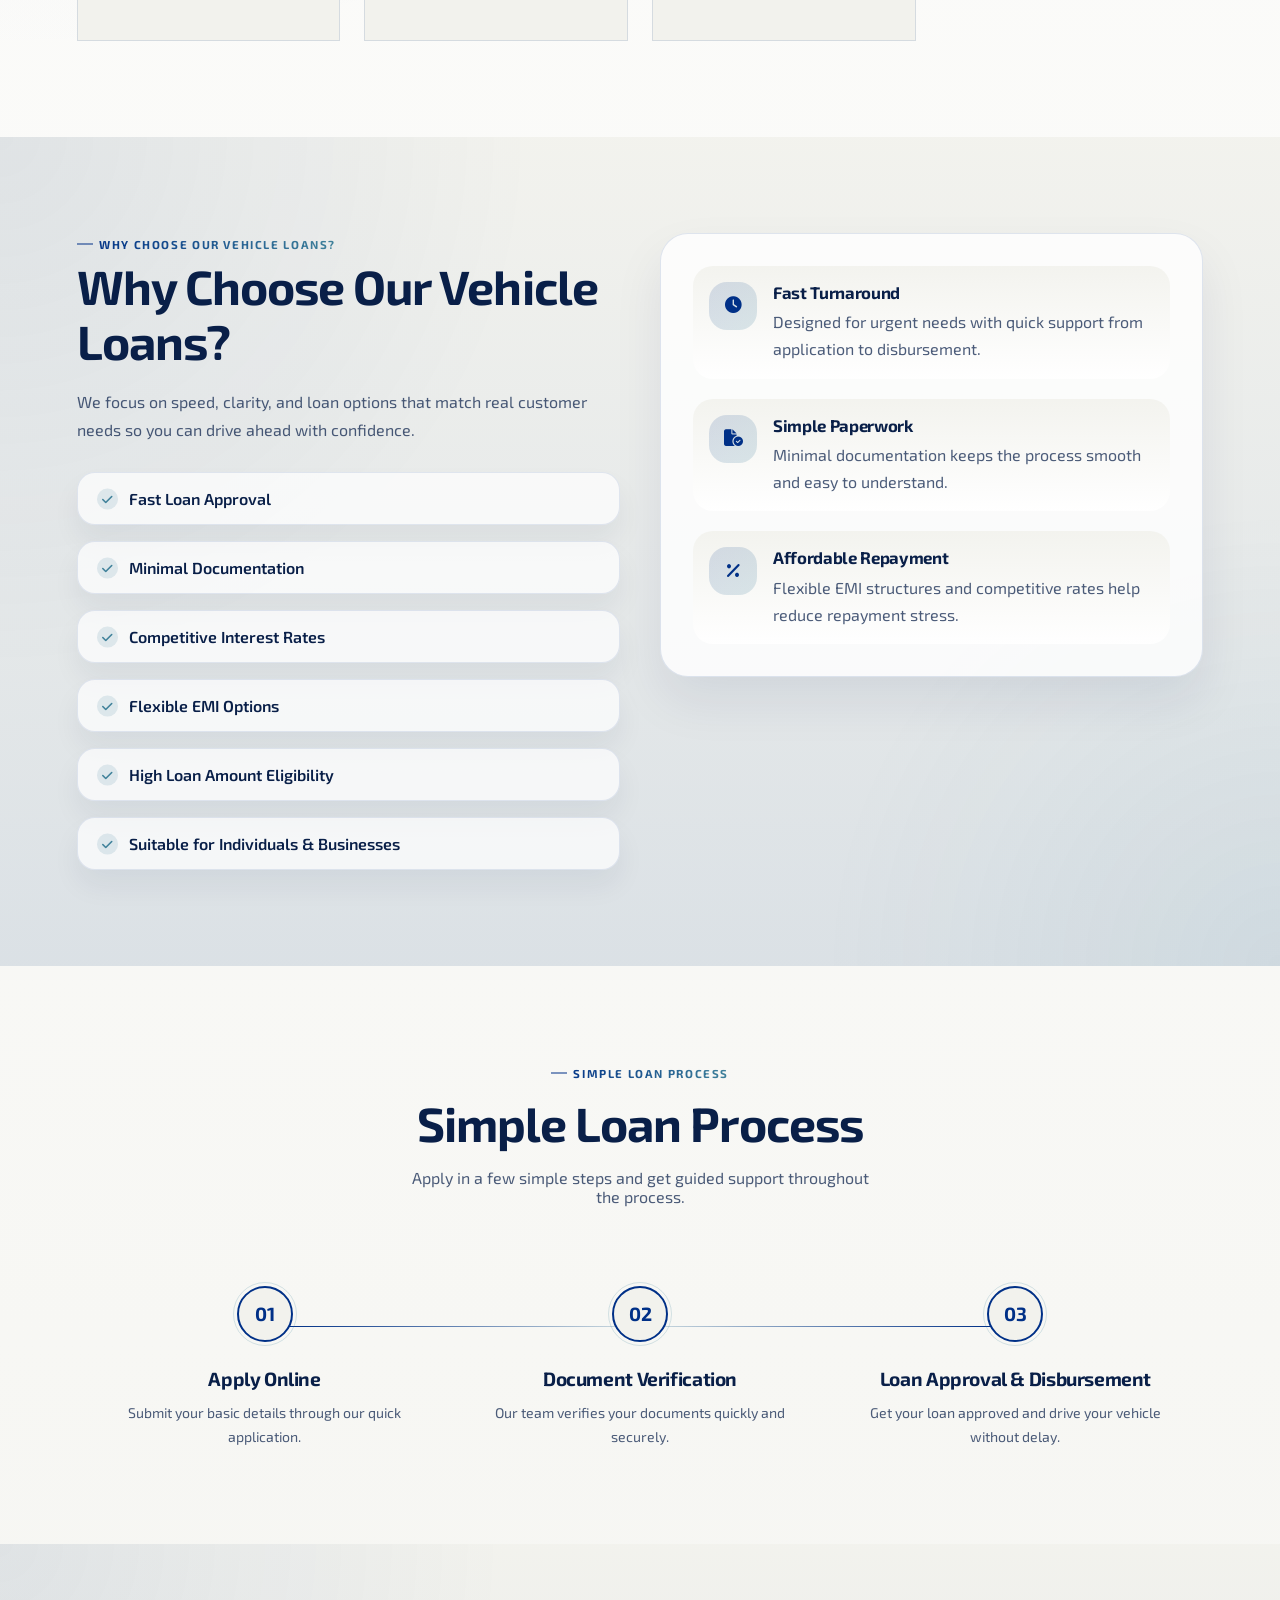
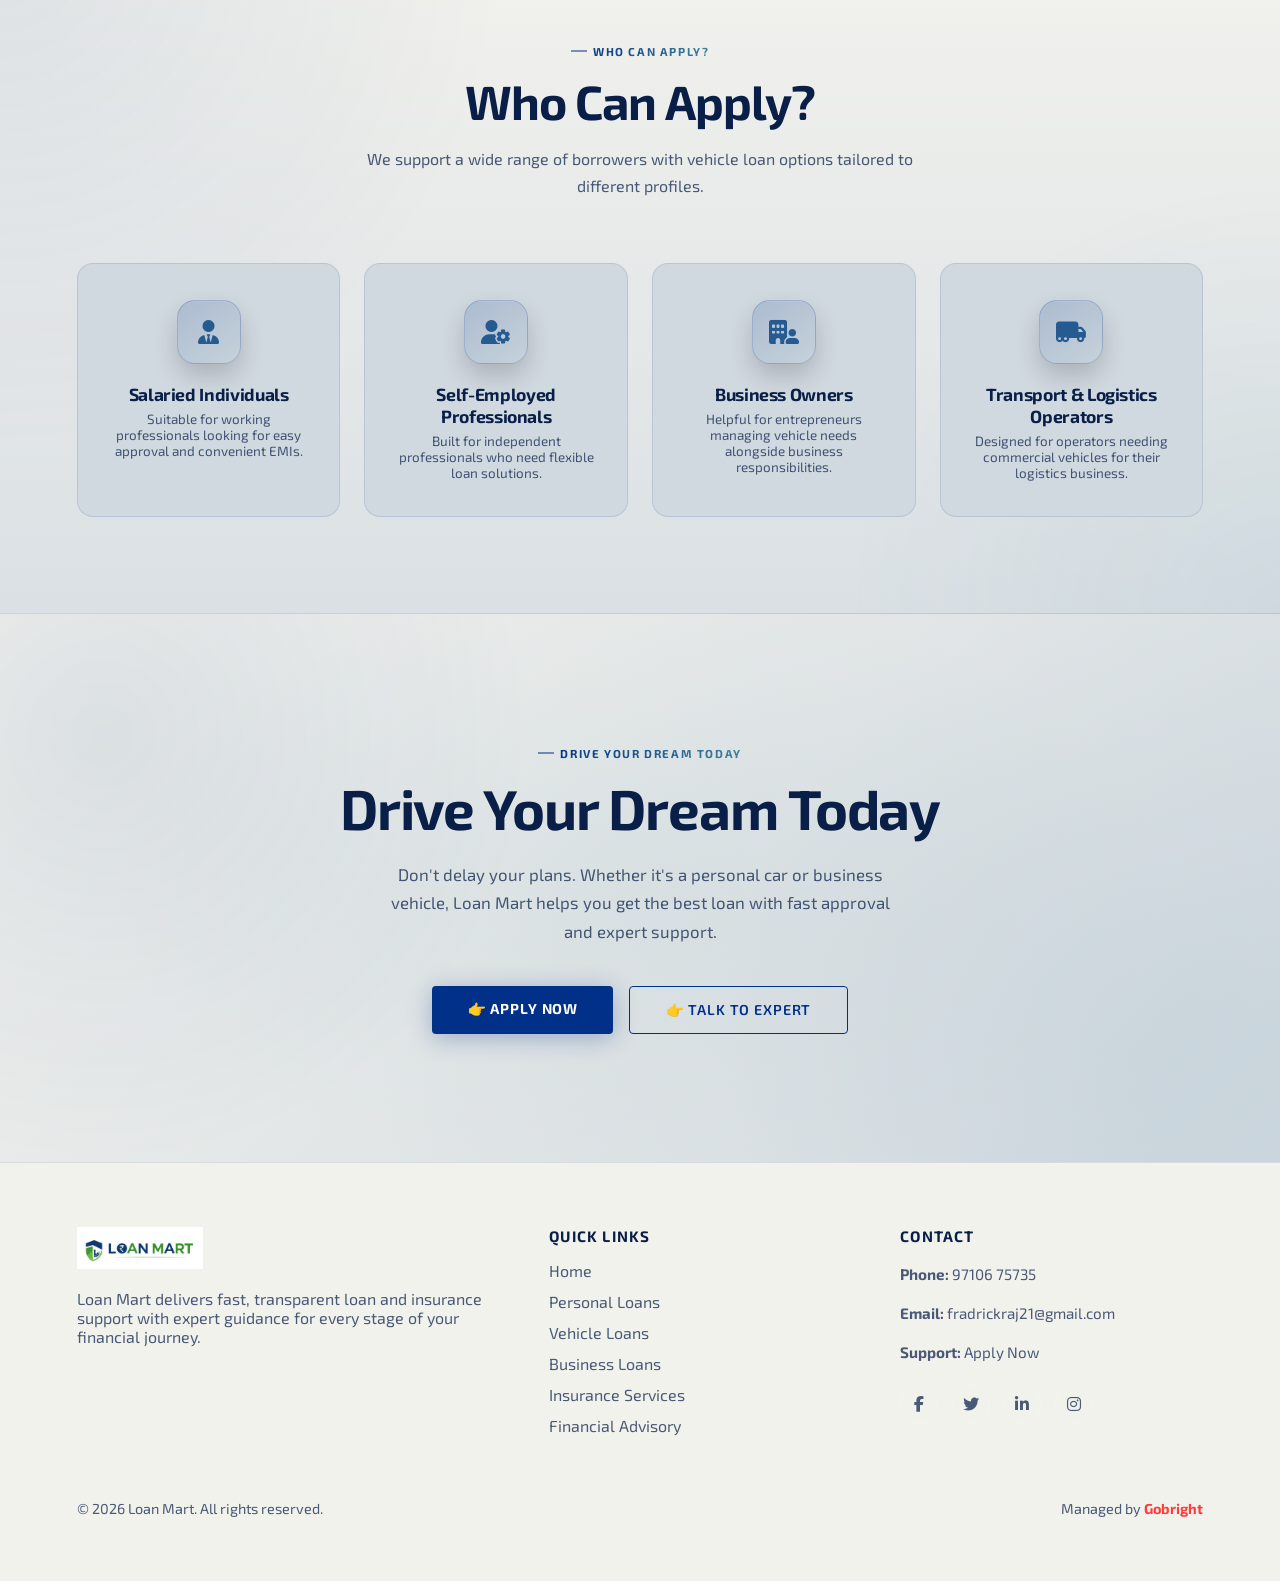
<file: Vehicle.html>
<!DOCTYPE html>
<html lang="en">
<head>
<meta charset="UTF-8">
<meta name="viewport" content="width=device-width, initial-scale=1.0">
<title>Vehicle Loan Services – Car, Commercial & Construction Equipment Loans | Loan Mart</title>
<meta name="description" content="Get easy vehicle loans with fast approval from Loan Mart. Explore car, commercial, and construction equipment loan solutions.">
<link href="https://fonts.googleapis.com/css2?family=Exo+2:wght@300;400;500;600;700;800&display=swap" rel="stylesheet">
<link rel="stylesheet" href="https://cdn.jsdelivr.net/npm/@fortawesome/fontawesome-free@6.5.2/css/all.min.css">
<link rel="stylesheet" href="index.css">
<link rel="stylesheet" href="Vehicle.css">
</head>
<body>

<div id="cursor"></div>
<div id="cursor-ring"></div>

<nav id="nav">
  <div class="logo">
    <a href="index.html"><img src="logo.jpeg" alt="Loan Mart logo"></a>
  </div>
  <div class="hamburger"><i class="fa-solid fa-bars"></i></div>
  <ul class="nav-links">
    <li><a href="index.html">Home</a></li>
    <li class="nav-dropdown">
      <a href="#vehicle-services" aria-haspopup="true">Services <i class="fa-solid fa-angle-down" aria-hidden="true"></i></a>
      <ul class="dropdown-menu" aria-label="Services submenu">
        <li><a href="Personal.html">Personal Loans</a></li>
        <li><a href="Vehicle.html">Vehicle Loans</a></li>
        <li><a href="Business-Loans.html">Business Loans</a></li>
        <li><a href="Insurance.html">Insurance Services</a></li>
        <li><a href="Financial-Advisory.html">Financial Advisory</a></li>
      </ul>
    </li>
    <li><a href="About.html">About Us</a></li>
    <li><a href="#application-process">Process</a></li>
    <li><a href="#eligibility">Eligibility</a></li>
  </ul>
  <a href="tel:9710675735" class="nav-phone"><i class="fa-solid fa-phone"></i>97106 75735</a>
</nav>

<section id="hero" class="vehicle-hero">
  <div class="hero-bg"></div>
  <div class="hero-grid"></div>
  <div class="orb orb-1"></div>
  <div class="orb orb-2"></div>

  <div class="hero-content reveal">
    <div class="hero-badge">
      <span class="dot"></span>
      Vehicle Loan Services
    </div>
    <div>
      <h1>Vehicle Loan Services – Car, Commercial & Construction Equipment Loans | <span class="loanmart-highlight">Loan Mart</span></h1>
    </div>
    <div class="hero-copy">
      <h2>Get Easy Vehicle Loans with Fast Approval</h2>
      <p>Loan Mart provides quick and flexible vehicle loan solutions to help you own your dream vehicle without financial stress. Whether you need a car, commercial vehicle, or construction equipment, we offer fast approvals, minimal documentation, and affordable EMI options tailored to your needs.</p>
    </div>
    <div class="hero-btns">
      <a href="#cta" class="btn-primary">Apply Now</a>
      <a href="#vehicle-services" class="btn-secondary">Explore Services</a>
    </div>
  </div>

  <div class="hero-lead-card reveal reveal-delay-1">
    <div class="hero-form-tag">Quick Eligibility Check</div>
    <h3>Find the Right Vehicle Loan</h3>
    <p>Share a few details and our team will help you choose the best vehicle loan option for your profile.</p>
    <form class="hero-lead-form" id="lead-form-vehicle" novalidate>
      <input type="hidden" name="page_source" value="Vehicle Loans Page">
      <input type="text" name="full_name" placeholder="Full Name" aria-label="Full Name" required>
      <input type="tel" name="phone" placeholder="Phone Number" aria-label="Phone Number" required>
      <select name="loan_type" aria-label="Vehicle Type" required>
        <option value="">Vehicle Type</option>
        <option value="car">Car</option>
        <option value="commercial">Commercial Vehicle</option>
        <option value="construction">Construction Equipment</option>
      </select>
      <input type="text" name="city" placeholder="City" aria-label="City" required>
      <button type="submit" class="hero-form-btn">Get a Callback</button>
    </form>
    <div class="hero-form-note">Fast approval support. Minimal documentation. Transparent guidance.</div>
  </div>
</section>

<section id="vehicle-services" class="vehicle-section">
  <div class="services-header reveal">
    <div class="section-tag services-tag">Our Vehicle Loan Services</div>
    <h2>Our Vehicle Loan Services</h2>
    <p>Choose the loan solution that fits your vehicle needs and financial comfort.</p>
  </div>

  <div class="services-grid vehicle-services-grid">
    <article class="service-card reveal" id="car-loan">
      <div class="service-icon" aria-hidden="true">
        <i class="fa-solid fa-car"></i>
      </div>
      <h3>Car Loan</h3>
      <p>Get your dream car with easy financing options, low interest rates, and flexible repayment plans.</p>
    </article>

    <article class="service-card reveal reveal-delay-1" id="commercial-vehicle-loan">
      <div class="service-icon" aria-hidden="true">
        <i class="fa-solid fa-truck"></i>
      </div>
      <h3>Commercial Vehicle Loan</h3>
      <p>Expand your business with commercial vehicle loans designed for trucks, vans, and transport vehicles with quick approval.</p>
    </article>

    <article class="service-card reveal reveal-delay-2" id="construction-equipment-loan">
      <div class="service-icon" aria-hidden="true">
        <i class="fa-solid fa-tractor"></i>
      </div>
      <h3>Construction Equipment Loan</h3>
      <p>Finance heavy equipment like excavators, loaders, and machinery with customized loan solutions for your business growth.</p>
    </article>
  </div>
</section>

<section id="why-choose" class="vehicle-section alt-panel">
  <div class="vehicle-split">
    <div class="why-content reveal">
      <div class="section-tag">Why Choose Our Vehicle Loans?</div>
      <h2>Why Choose Our Vehicle Loans?</h2>
      <p>We focus on speed, clarity, and loan options that match real customer needs so you can drive ahead with confidence.</p>
      <ul class="feature-list">
        <li>Fast Loan Approval</li>
        <li>Minimal Documentation</li>
        <li>Competitive Interest Rates</li>
        <li>Flexible EMI Options</li>
        <li>High Loan Amount Eligibility</li>
        <li>Suitable for Individuals & Businesses</li>
      </ul>
    </div>

    <div class="benefit-panel reveal reveal-delay-2">
      <div class="benefit-item">
        <span class="benefit-icon"><i class="fa-solid fa-clock"></i></span>
        <div>
          <h3>Fast Turnaround</h3>
          <p>Designed for urgent needs with quick support from application to disbursement.</p>
        </div>
      </div>
      <div class="benefit-item">
        <span class="benefit-icon"><i class="fa-solid fa-file-circle-check"></i></span>
        <div>
          <h3>Simple Paperwork</h3>
          <p>Minimal documentation keeps the process smooth and easy to understand.</p>
        </div>
      </div>
      <div class="benefit-item">
        <span class="benefit-icon"><i class="fa-solid fa-percent"></i></span>
        <div>
          <h3>Affordable Repayment</h3>
          <p>Flexible EMI structures and competitive rates help reduce repayment stress.</p>
        </div>
      </div>
    </div>
  </div>
</section>

<section id="application-process" class="vehicle-section">
  <div class="process-header reveal">
    <div class="section-tag">Simple Loan Process</div>
    <h2>Simple Loan Process</h2>
    <p>Apply in a few simple steps and get guided support throughout the process.</p>
  </div>

  <div class="process-steps vehicle-process-steps">
    <div class="process-step reveal">
      <div class="step-num">01</div>
      <h3>Apply Online</h3>
      <p>Submit your basic details through our quick application.</p>
    </div>
    <div class="process-step reveal reveal-delay-2">
      <div class="step-num">02</div>
      <h3>Document Verification</h3>
      <p>Our team verifies your documents quickly and securely.</p>
    </div>
    <div class="process-step reveal reveal-delay-4">
      <div class="step-num">03</div>
      <h3>Loan Approval & Disbursement</h3>
      <p>Get your loan approved and drive your vehicle without delay.</p>
    </div>
  </div>
</section>

<section id="eligibility" class="vehicle-section alt-panel">
  <div class="services-header reveal">
    <div class="section-tag">Who Can Apply?</div>
    <h2>Who Can Apply?</h2>
    <p>We support a wide range of borrowers with vehicle loan options tailored to different profiles.</p>
  </div>

  <div class="who-grid vehicle-who-grid">
    <div class="who-card reveal">
      <span class="who-icon" aria-hidden="true"><i class="fa-solid fa-user-tie"></i></span>
      <h3>Salaried Individuals</h3>
      <p>Suitable for working professionals looking for easy approval and convenient EMIs.</p>
    </div>
    <div class="who-card reveal reveal-delay-1">
      <span class="who-icon" aria-hidden="true"><i class="fa-solid fa-user-gear"></i></span>
      <h3>Self-Employed Professionals</h3>
      <p>Built for independent professionals who need flexible loan solutions.</p>
    </div>
    <div class="who-card reveal reveal-delay-2">
      <span class="who-icon" aria-hidden="true"><i class="fa-solid fa-building-user"></i></span>
      <h3>Business Owners</h3>
      <p>Helpful for entrepreneurs managing vehicle needs alongside business responsibilities.</p>
    </div>
    <div class="who-card reveal reveal-delay-3">
      <span class="who-icon" aria-hidden="true"><i class="fa-solid fa-truck-moving"></i></span>
      <h3>Transport & Logistics Operators</h3>
      <p>Designed for operators needing commercial vehicles for their logistics business.</p>
    </div>
  </div>
</section>

<section id="cta" class="vehicle-cta">
  <div class="reveal">
    <div class="section-tag">Drive Your Dream Today</div>
  </div>
  <div class="reveal">
    <h2>Drive Your Dream Today</h2>
  </div>
  <p class="reveal">Don't delay your plans. Whether it's a personal car or business vehicle, Loan Mart helps you get the best loan with fast approval and expert support.</p>
  <div class="cta-btns reveal">
    <a href="#" class="btn-primary">👉 Apply Now</a>
    <a href="#" class="btn-ghost">👉 Talk to Expert</a>
  </div>
</section>

<footer>
  <div class="footer-grid">
    <div class="footer-brand">
      <a href="index.html" class="footer-logo"><img src="logo.jpeg" alt="Loan Mart logo"></a>
      <p>Loan Mart delivers fast, transparent loan and insurance support with expert guidance for every stage of your financial journey.</p>
    </div>
    <div class="footer-links">
      <h4>Quick Links</h4>
      <ul>
        <li><a href="index.html">Home</a></li>
        <li><a href="Personal.html">Personal Loans</a></li>
        <li><a href="Vehicle.html">Vehicle Loans</a></li>
        <li><a href="Business-Loans.html">Business Loans</a></li>
        <li><a href="Insurance.html">Insurance Services</a></li>
        <li><a href="Financial-Advisory.html">Financial Advisory</a></li>
      </ul>
    </div>
    <div class="footer-contact">
      <h4>Contact</h4>
      <p><strong>Phone:</strong> <a href="tel:9710675735">97106 75735</a></p>
      <p><strong>Email:</strong> <a href="mailto:fradrickraj21@gmail.com">fradrickraj21@gmail.com</a></p>
      <p><strong>Support:</strong> <a href="#cta">Apply Now</a></p>
      <div class="footer-social" style="margin-top: 1.25rem;">
        <a href="#" aria-label="Facebook"><i class="fab fa-facebook-f"></i></a>
        <a href="#" aria-label="Twitter"><i class="fab fa-twitter"></i></a>
        <a href="#" aria-label="LinkedIn"><i class="fab fa-linkedin-in"></i></a>
        <a href="#" aria-label="Instagram"><i class="fab fa-instagram"></i></a>
      </div>
    </div>
  </div>
  <div class="footer-bottom">
    <p>© 2026 Loan Mart. All rights reserved.</p>
    <div class="footer-bottom-right">
      <p class="managed-by">Managed by <span class="red-text">Gobright</span></p>
    </div>
  </div>
</footer>

<script src="index.js"></script>
</body>
</html>
</file>
<file: index.css>
/* ============================================================
   LOAN MART — style.css
   ============================================================ */

/* ── CSS VARIABLES ── */
:root {
  --gold: #003087;
  --gold-light: #265b91;
  --gold-pale: #d1d9e0;
  --dark: #ffffff;
  --dark-2: #f2f2ed;
  --dark-3: #d1d9e0;
  --dark-4: #9aa6b6;
  --white: #091f48;
  --white-dim: rgba(9, 31, 72, 0.72);
  --white-faint: rgba(63, 129, 154, 0.12);
  --accent: #3f819a;
}

/* ── RESET ── */
*, *::before, *::after {
  box-sizing: border-box;
  margin: 0;
  padding: 0;
}

html {
  scroll-behavior: smooth;
  scroll-padding-top: 96px;
}

body {
  font-family: 'Exo 2', sans-serif;
  background:
    radial-gradient(circle at top left, rgba(0, 48, 135, 0.08), transparent 34%),
    radial-gradient(circle at top right, rgba(63, 129, 154, 0.08), transparent 28%),
    linear-gradient(180deg, #ffffff 0%, #f2f2ed 100%);
  color: var(--white);
  overflow-x: hidden;
  cursor: auto;
}

/* ── SCROLLBAR ── */
::-webkit-scrollbar { width: 4px; }
::-webkit-scrollbar-track { background: var(--dark); }
::-webkit-scrollbar-thumb { background: var(--accent); border-radius: 2px; }

/* ── NOISE OVERLAY (DISABLED FOR PERFORMANCE) ── */
body::before {
  display: none;
}

/* ── CUSTOM CURSOR (OPTIMIZED) ── */
#cursor {
  display: none;
}

#cursor-ring {
  display: none;
}

/* ── NAVIGATION ── */
nav {
  position: fixed;
  top: 0;
  left: 0;
  right: 0;
  z-index: 1000;
  padding: 1rem 6vw;
  display: flex;
  align-items: center;
  justify-content: space-between;
  flex-wrap: wrap;
  background: rgba(255, 255, 255, 0.88);
  backdrop-filter: none;
  border-bottom: 1px solid rgba(0, 48, 135, 0.08);
  box-shadow: 0 2px 8px rgba(9, 31, 72, 0.04);
  transition: background 0.2s, box-shadow 0.2s, border-color 0.2s;
}

nav::after {
  content: '';
  position: absolute;
  left: 6vw;
  right: 6vw;
  bottom: -1px;
  height: 1px;
  background: linear-gradient(90deg, transparent, rgba(0, 48, 135, 0.3), rgba(63, 129, 154, 0.28), transparent);
  opacity: 0;
  transform: scaleX(0.7);
  transform-origin: center;
  transition: opacity 0.45s ease, transform 0.45s ease;
}

nav.scrolled {
  background: rgba(255, 255, 255, 0.92);
  backdrop-filter: none;
  border-bottom: 1px solid rgba(0, 48, 135, 0.12);
  box-shadow: 0 4px 12px rgba(9, 31, 72, 0.06);
}

nav.scrolled::after {
  opacity: 1;
  transform: scaleX(1);
}

.logo {
  display: flex;
  align-items: center;
}

.logo img {
  display: block;
  height: 44px;
  width: auto;
  object-fit: contain;
}

.nav-links {
  display: flex;
  gap: 2.4rem;
  list-style: none;
  align-items: center;
}

.nav-links li {
  position: relative;
}

.nav-links a {
  display: inline-flex;
  align-items: center;
  gap: 0.45rem;
  color: rgba(9, 31, 72, 0.78);
  font-size: 0.88rem;
  font-weight: 600;
  text-decoration: none;
  letter-spacing: 0.04em;
  text-transform: uppercase;
  transition: color 0.3s;
  position: relative;
  cursor: pointer;
}

.nav-links a::after {
  content: '';
  position: absolute;
  bottom: -4px;
  left: 0;
  width: 0;
  height: 2px;
  background: var(--gold);
  transition: width 0.3s;
  border-radius: 999px;
}

.nav-links a:hover { color: var(--gold); }
.nav-links a:hover::after { width: 100%; }

.nav-dropdown > a i {
  font-size: 0.8rem;
  transition: transform 0.25s ease;
}

.dropdown-menu {
  position: absolute;
  top: calc(100% + 1rem);
  left: 0;
  min-width: 220px;
  padding: 0.7rem 0;
  list-style: none;
  border-radius: 18px;
  background: rgba(255, 255, 255, 0.96);
  border: 1px solid rgba(0, 48, 135, 0.12);
  box-shadow: 0 20px 40px rgba(9, 31, 72, 0.14);
  opacity: 0;
  visibility: hidden;
  transform: translateY(8px);
  transition: opacity 0.25s ease, transform 0.25s ease, visibility 0.25s ease;
}

.dropdown-menu li {
  width: 100%;
}

.dropdown-menu a {
  display: block;
  width: 100%;
  padding: 0.75rem 1.1rem;
  letter-spacing: 0.02em;
  text-transform: none;
  cursor: pointer;
}

.dropdown-menu a::after {
  display: none;
}

.dropdown-menu a:hover,
.dropdown-menu a:focus-visible {
  color: var(--gold);
  background: rgba(0, 48, 135, 0.08);
}

.nav-dropdown:hover .dropdown-menu,
.nav-dropdown:focus-within .dropdown-menu {
  opacity: 1;
  visibility: visible;
  transform: translateY(0);
}

.nav-dropdown:hover > a i,
.nav-dropdown:focus-within > a i,
.nav-dropdown.active > a i {
  transform: rotate(180deg);
}

.hamburger {
  display: none;
}

.nav-phone {
  display: inline-flex;
  align-items: center;
  gap: 0.55rem;
  font-weight: 700;
  color: var(--white);
  text-decoration: none;
  font-size: 1rem;
  letter-spacing: 0.02em;
  transition: color 0.3s, transform 0.2s;
}

.nav-phone i {
  color: var(--gold);
  font-size: 1.1rem;
  background: rgba(0, 48, 135, 0.1);
  width: 32px;
  height: 32px;
  display: inline-flex;
  align-items: center;
  justify-content: center;
  border-radius: 50%;
  transition: background 0.3s, color 0.3s;
}

.nav-phone:hover {
  color: var(--gold);
  transform: translateY(-1px);
}

.nav-phone:hover i {
  background: var(--gold);
  color: var(--dark);
}

.btn-primary::before,
.hero-form-btn::before,
.btn-ghost::before {
  content: '';
  position: absolute;
  inset: -120% auto auto -40%;
  width: 45%;
  height: 300%;
  background: linear-gradient(90deg, transparent, rgba(255, 255, 255, 0.55), transparent);
  transform: rotate(22deg) translateX(-220%);
  transition: transform 0.7s ease;
  pointer-events: none;
}

.btn-primary:hover::before,
.hero-form-btn:hover::before,
.btn-ghost:hover::before {
  transform: rotate(22deg) translateX(520%);
}

/* ── HERO ── */
#hero {
  min-height: auto;
  display: grid;
  grid-template-columns: 1fr 1fr;
  align-items: start;
  padding: 6.2rem 6vw 4rem;
  position: relative;
  overflow: hidden;
  gap: 4rem;
}

.hero-bg {
  position: absolute;
  inset: 0;
  z-index: 0;
  background:
    radial-gradient(ellipse 80% 60% at 70% 50%, rgba(0, 48, 135, 0.14) 0%, transparent 70%),
    radial-gradient(ellipse 50% 80% at 20% 80%, rgba(63, 129, 154, 0.1) 0%, transparent 60%),
    linear-gradient(180deg, var(--dark) 0%, var(--dark-2) 100%);
}

.hero-grid {
  position: absolute;
  inset: 0;
  z-index: 0;
  background-image:
    linear-gradient(rgba(0, 48, 135, 0.05) 1px, transparent 1px),
    linear-gradient(90deg, rgba(0, 48, 135, 0.05) 1px, transparent 1px);
  background-size: 60px 60px;
  background-position: 0 0;
  mask-image: radial-gradient(ellipse 70% 70% at 70% 50%, black 30%, transparent 80%);
  animation: none;
}

@keyframes gridDrift {
  0%   { background-position: 0 0; }
  100% { background-position: 60px 60px; }
}

/* Floating orbs */
.orb {
  position: absolute;
  border-radius: 50%;
  filter: blur(60px);
  pointer-events: none;
  animation: none;
}

.orb-1 {
  width: 400px;
  height: 400px;
  background: radial-gradient(circle, rgba(0, 48, 135, 0.16), transparent);
  top: 10%;
  right: 10%;
  animation: none;
}

.orb-2 {
  width: 300px;
  height: 300px;
  background: radial-gradient(circle, rgba(63, 129, 154, 0.14), transparent);
  bottom: 20%;
  right: 30%;
  animation: none;
}

@keyframes orbFloat {
  0%, 100% { transform: translateY(0) scale(1); }
  50%       { transform: translateY(-30px) scale(1.05); }
}

.hero-content {
  position: relative;
  z-index: 1;
  max-width: 640px;
  transform-style: preserve-3d;
  transition: transform 0.45s cubic-bezier(0.16, 1, 0.3, 1);
}

.hero-badge {
  display: inline-flex;
  align-items: center;
  gap: 0.5rem;
  background: rgba(0, 48, 135, 0.08);
  border: 1px solid rgba(0, 48, 135, 0.22);
  padding: 0.45rem 1.05rem;
  border-radius: 100px;
  font-family: 'Exo 2', sans-serif;
  font-size: 0.76rem;
  font-weight: 700;
  letter-spacing: 0.12em;
  text-transform: uppercase;
  color: var(--gold);
  margin-bottom: 2rem;
  opacity: 0;
  animation: fadeUp 0.8s 0.2s forwards;
}

.hero-badge .dot {
  width: 6px;
  height: 6px;
  background: var(--gold);
  border-radius: 50%;
  animation: none;
}

@keyframes pulse {
  0%, 100% { opacity: 1; transform: scale(1); }
  50%       { opacity: 0.4; transform: scale(0.7); }
}

h1 {
  font-family: 'Exo 2', sans-serif;
  font-size: clamp(2.9rem, 6vw, 4.9rem);
  font-weight: 800;
  line-height: 1.08;
  letter-spacing: -0.03em;
  margin-bottom: 1.2rem;
  opacity: 0;
  animation: fadeUp 0.9s 0.4s forwards;
  text-wrap: balance;
}

h1 .gold {
  color: var(--gold);
}
h1 .outline {
  -webkit-text-stroke: 1px rgba(0, 48, 135, 0.28);
  color: transparent;
  letter-spacing: 0;
}

.hero-sub {
  font-family: inherit;
  font-size: 0.48em;
  font-weight: 500;
  line-height: inherit;
  letter-spacing: inherit;
  color: inherit;
  display: block;
  margin-top: 0.7rem;
  max-width: none;
  opacity: 0;
  animation: fadeUp 0.9s 0.6s forwards;
}

.loanmart-highlight {
  background: linear-gradient(135deg, var(--gold), var(--accent));
  -webkit-background-clip: text;
  background-clip: text;
  color: transparent;
}

.hero-btns {
  display: flex;
  gap: 1rem;
  flex-wrap: wrap;
  opacity: 0;
  animation: fadeUp 0.9s 0.8s forwards;
}

/* Stats panel — right column */
.hero-lead-card {
  position: relative;
  z-index: 1;
  background: rgba(255, 255, 255, 0.82);
  border: 1px solid rgba(0, 48, 135, 0.14);
  border-radius: 28px;
  padding: 2rem;
  box-shadow: 0 24px 60px rgba(9, 31, 72, 0.12);
  backdrop-filter: blur(12px);
  opacity: 0;
  animation: fadeUp 0.9s 1.1s forwards;
  overflow: hidden;
  transform-style: preserve-3d;
  transition: transform 0.45s cubic-bezier(0.16, 1, 0.3, 1), box-shadow 0.45s ease, border-color 0.35s ease;
}

.hero-lead-card::before {
  content: '';
  position: absolute;
  inset: 0;
  background:
    radial-gradient(circle at top right, rgba(63, 129, 154, 0.14), transparent 35%),
    linear-gradient(135deg, rgba(255, 255, 255, 0.18), transparent 45%, rgba(0, 48, 135, 0.06));
  opacity: 0.8;
  pointer-events: none;
}

.hero-lead-card::after {
  content: '';
  position: absolute;
  inset: 1px;
  border-radius: inherit;
  border: 1px solid rgba(255, 255, 255, 0.4);
  mask: linear-gradient(#fff 0 0) content-box, linear-gradient(#fff 0 0);
  mask-composite: exclude;
  padding: 1px;
  opacity: 0.35;
  pointer-events: none;
}

.hero-lead-card:hover {
  box-shadow: 0 30px 70px rgba(9, 31, 72, 0.18);
  border-color: rgba(0, 48, 135, 0.24);
}

.hero-form-tag {
  display: inline-flex;
  align-items: center;
  padding: 0.45rem 0.9rem;
  border-radius: 999px;
  background: rgba(63, 129, 154, 0.1);
  color: var(--accent);
  font-size: 0.78rem;
  font-weight: 700;
  letter-spacing: 0.08em;
  text-transform: uppercase;
  margin-bottom: 1rem;
}

.hero-lead-card h3 {
  font-size: 2rem;
  font-weight: 800;
  color: var(--white);
  line-height: 1.05;
  margin-bottom: 0.85rem;
}

.hero-lead-card p {
  color: var(--white-dim);
  font-size: 0.98rem;
  line-height: 1.7;
  margin-bottom: 1.4rem;
}

.hero-lead-form {
  display: grid;
  grid-template-columns: 1fr 1fr;
  gap: 1rem;
}

.hero-lead-form input,
.hero-lead-form select {
  width: 100%;
  border: 1px solid rgba(0, 48, 135, 0.14);
  background: rgba(242, 242, 237, 0.95);
  color: var(--white);
  padding: 0.95rem 1rem;
  border-radius: 14px;
  font-family: 'Exo 2', sans-serif;
  font-size: 0.95rem;
  outline: none;
  transition: border-color 0.25s, box-shadow 0.25s, background 0.25s;
}

.hero-lead-form input::placeholder {
  color: rgba(9, 31, 72, 0.52);
}

.hero-lead-form input:focus,
.hero-lead-form select:focus {
  border-color: rgba(0, 48, 135, 0.34);
  box-shadow: 0 0 0 4px rgba(0, 48, 135, 0.08);
  background: var(--dark);
}

.hero-form-btn {
  grid-column: 1 / -1;
  position: relative;
  overflow: hidden;
  border: none;
  border-radius: 16px;
  background: linear-gradient(135deg, var(--gold), var(--accent));
  color: var(--dark);
  padding: 1rem 1.2rem;
  font-family: 'Exo 2', sans-serif;
  font-size: 0.95rem;
  font-weight: 700;
  letter-spacing: 0.04em;
  text-transform: uppercase;
  cursor: pointer;
  box-shadow: 0 14px 28px rgba(0, 48, 135, 0.18);
  transition: transform 0.25s, box-shadow 0.25s, background 0.25s;
}

.hero-form-btn:hover {
  transform: translateY(-2px);
  background: linear-gradient(135deg, var(--gold-light), var(--accent));
  box-shadow: 0 18px 32px rgba(0, 48, 135, 0.22);
}

.hero-form-note {
  margin-top: 1rem;
  font-size: 0.82rem;
  line-height: 1.6;
  color: var(--white-dim);
}

@keyframes fadeUp {
  from { opacity: 0; transform: translateY(28px); }
  to   { opacity: 1; transform: translateY(0); }
}

#hero-metrics {
  padding: 0 6vw 2.5rem;
  margin-top: 2.5rem;
  position: relative;
  z-index: 2;
  background: transparent;
}

.hero-metrics-grid {
  display: grid;
  grid-template-columns: repeat(4, 1fr);
  gap: 1.25rem;
}

.metric-card {
  position: relative;
  overflow: hidden;
  background: linear-gradient(180deg, rgba(255, 255, 255, 0.88), rgba(242, 242, 237, 0.95));
  border: 1px solid rgba(0, 48, 135, 0.14);
  border-radius: 22px;
  padding: 1.6rem 1.5rem;
  box-shadow: 0 18px 40px rgba(9, 31, 72, 0.08);
  transition: transform 0.3s, box-shadow 0.3s, border-color 0.3s;
}

.metric-card::before,
.service-card::after,
.who-card::before,
.support-feat::before,
.trust-badge::before {
  content: '';
  position: absolute;
  inset: 0;
  background: linear-gradient(120deg, transparent 15%, rgba(255, 255, 255, 0.5) 50%, transparent 85%);
  transform: translateX(-130%);
  transition: transform 0.8s ease;
  pointer-events: none;
}

.metric-card:hover {
  transform: translateY(-4px);
  border-color: rgba(0, 48, 135, 0.24);
  box-shadow: 0 22px 46px rgba(9, 31, 72, 0.12);
}

.metric-card:hover::before,
.service-card:hover::after,
.who-card:hover::before,
.support-feat:hover::before,
.trust-badge:hover::before {
  transform: translateX(130%);
}

.metric-value {
  font-family: 'Exo 2', sans-serif;
  font-size: 2rem;
  font-weight: 800;
  color: var(--gold);
  line-height: 1;
  margin-bottom: 0.5rem;
}

.metric-label {
  font-size: 0.8rem;
  color: var(--white-dim);
  letter-spacing: 0.08em;
  text-transform: uppercase;
}

/* ── SECTION BASE ── */
section { padding: 7rem 6vw; }

.section-tag {
  display: inline-block;
  font-size: 0.72rem;
  font-weight: 700;
  letter-spacing: 0.14em;
  text-transform: uppercase;
  color: var(--gold);
  margin-bottom: 1rem;
  position: relative;
  padding-left: 1.4rem;
}

.section-tag::before {
  content: '';
  position: absolute;
  left: 0;
  top: 50%;
  transform: translateY(-50%);
  width: 16px;
  height: 1px;
  background: var(--gold);
}

h2 {
  font-family: 'Exo 2', sans-serif;
  font-size: clamp(2rem, 4vw, 3rem);
  font-weight: 700;
  line-height: 1.15;
  letter-spacing: -0.02em;
  margin-bottom: 1rem;
}

h2 .gold { color: var(--gold); }

/* ── BUTTONS ── */
.btn-primary {
  position: relative;
  overflow: hidden;
  background: var(--gold);
  color: var(--dark);
  padding: 0.9rem 2.2rem;
  font-weight: 700;
  font-size: 0.9rem;
  letter-spacing: 0.06em;
  text-transform: uppercase;
  border: none;
  border-radius: 4px;
  cursor: pointer;
  text-decoration: none;
  display: inline-block;
  text-align: center;
  transition: background 0.3s, transform 0.2s, box-shadow 0.3s;
  box-shadow: 0 4px 24px rgba(0, 48, 135, 0.3);
}

.btn-primary:hover {
  background: var(--gold-light);
  transform: translateY(-2px);
  box-shadow: 0 8px 32px rgba(0, 48, 135, 0.45);
}

.btn-secondary {
  background: transparent;
  color: var(--white);
  padding: 0.9rem 2.2rem;
  font-weight: 600;
  font-size: 0.9rem;
  letter-spacing: 0.06em;
  text-transform: uppercase;
  border: 1px solid rgba(0, 48, 135, 0.2);
  border-radius: 4px;
  cursor: pointer;
  text-decoration: none;
  display: inline-block;
  text-align: center;
  transition: border-color 0.3s, color 0.3s, transform 0.2s;
}

.btn-secondary:hover {
  border-color: var(--gold);
  color: var(--gold);
  transform: translateY(-2px);
}

.btn-ghost {
  position: relative;
  overflow: hidden;
  background: transparent;
  color: var(--gold);
  padding: 0.9rem 2.2rem;
  font-weight: 600;
  font-size: 0.9rem;
  letter-spacing: 0.06em;
  text-transform: uppercase;
  border: 1px solid var(--gold);
  border-radius: 4px;
  cursor: pointer;
  text-decoration: none;
  display: inline-block;
  text-align: center;
  transition: background 0.3s, color 0.3s, transform 0.2s;
}

.btn-ghost:hover {
  background: rgba(0, 48, 135, 0.1);
  transform: translateY(-2px);
}

/* ── SERVICES ── */
#services {
  background: var(--dark-2);
  position: relative;
  overflow: hidden;
  scroll-margin-top: 96px;
  padding-top: 5.5rem;
}

#services::before {
  content: '';
  position: absolute;
  top: -200px;
  right: -200px;
  width: 600px;
  height: 600px;
  background: radial-gradient(circle, rgba(0, 48, 135, 0.08), transparent 70%);
  pointer-events: none;
}

.services-header {
  margin-bottom: 4rem;
  text-align: center;
  width: 100%;
}

.services-header h2 {
  font-size: clamp(2rem, 4vw, 3rem);
}

.services-header p {
  color: var(--white-dim);
  line-height: 1.7;
  margin-top: 0.8rem;
  max-width: 580px;
  margin-left: auto;
  margin-right: auto;
}

.services-grid {
  display: grid;
  grid-template-columns: repeat(4, 1fr);
  gap: 1.5rem;
  width: 100%;
}

.service-card {
  background: var(--dark-2);
  border: 1px solid rgba(0, 48, 135, 0.12);
  padding: 2.5rem 2rem;
  position: relative;
  overflow: hidden;
  display: flex;
  flex-direction: column;
  transition: background 0.4s, transform 0.35s, box-shadow 0.35s, border-color 0.35s;
  cursor: pointer;
  transform-style: preserve-3d;
}

.service-card::before {
  content: '';
  position: absolute;
  inset: 0;
  background: linear-gradient(135deg, rgba(0, 48, 135, 0.08) 0%, rgba(63, 129, 154, 0.04) 100%);
  opacity: 0;
  transition: opacity 0.4s;
}

.service-card:hover {
  background: var(--dark-3);
  border-color: rgba(0, 48, 135, 0.25);
  transform: translateY(-10px);
  box-shadow: 0 24px 48px rgba(0, 0, 0, 0.26);
}
.service-card:hover::before { opacity: 1; }

.service-icon {
  width: 64px;
  height: 64px;
  background:
    linear-gradient(145deg, rgba(0, 48, 135, 0.18), rgba(63, 129, 154, 0.08)),
    rgba(255, 255, 255, 0.02);
  border: 1px solid rgba(0, 48, 135, 0.18);
  border-radius: 18px;
  display: inline-flex;
  align-items: center;
  justify-content: center;
  margin-bottom: 1.35rem;
  box-shadow:
    inset 0 1px 0 rgba(255, 255, 255, 0.08),
    0 12px 24px rgba(0, 0, 0, 0.18);
  color: var(--gold-light);
  font-size: 1.55rem;
  transition: transform 0.3s, border-color 0.3s, background 0.3s, color 0.3s;
}

.service-card:hover .service-icon {
  transform: translateY(-4px) rotate(-4deg);
  border-color: rgba(0, 48, 135, 0.38);
  background:
    linear-gradient(145deg, rgba(0, 48, 135, 0.24), rgba(63, 129, 154, 0.12)),
    rgba(255, 255, 255, 0.03);
  color: var(--accent);
}

.service-card h3 {
  font-family: 'Exo 2', sans-serif;
  font-size: 1.25rem;
  font-weight: 700;
  margin-bottom: 0.6rem;
  color: var(--white);
}

.service-card p {
  font-size: 0.9rem;
  color: var(--white-dim);
  line-height: 1.65;
}

.service-link {
  display: inline-flex;
  align-items: center;
  gap: 0.4rem;
  color: var(--gold);
  font-size: 0.82rem;
  font-weight: 600;
  letter-spacing: 0.05em;
  text-transform: uppercase;
  text-decoration: none;
  margin-top: auto;
  padding-top: 1.2rem;
  transition: gap 0.3s;
}

.service-link:hover { gap: 0.8rem; }

/* ── WHY CHOOSE ── */
#why {
  background: var(--dark);
  display: grid;
  grid-template-columns: 1fr 1fr;
  gap: 6rem;
  align-items: center;
}

.why-visual {
  position: relative;
  display: flex;
  flex-direction: column;
}

.why-card-main {
  position: relative;
  flex: 1;
  background: var(--dark-3);
  border: 1px solid rgba(0, 48, 135, 0.12);
  border-radius: 20px;
  display: flex;
  align-items: center;
  justify-content: center;
  overflow: hidden;
  box-shadow: 0 30px 70px rgba(9, 31, 72, 0.09);
}

.why-card-main::before {
  content: '';
  position: absolute;
  inset: 0;
  background: linear-gradient(135deg, rgba(0, 48, 135, 0.08), rgba(63, 129, 154, 0.03) 60%);
}

.why-big-text {
  font-family: 'Exo 2', sans-serif;
  font-size: 7rem;
  font-weight: 900;
  color: rgba(63, 129, 154, 0.08);
  line-height: 1;
  text-align: center;
  position: absolute;
  user-select: none;
}

.why-badges {
  position: relative;
  z-index: 1;
  display: flex;
  flex-direction: column;
  gap: 1rem;
  width: 100%;
  padding: 2rem;
}

.why-badge-item {
  display: flex;
  align-items: center;
  gap: 1rem;
  background: rgba(255, 255, 255, 0.82);
  border: 1px solid rgba(0, 48, 135, 0.12);
  padding: 1rem 1.4rem;
  border-radius: 10px;
  transition: border-color 0.3s, background 0.3s, transform 0.3s, box-shadow 0.3s;
}

.why-badge-item:hover {
  border-color: rgba(0, 48, 135, 0.24);
  background: rgba(255, 255, 255, 0.95);
  transform: translateX(8px);
  box-shadow: 0 14px 30px rgba(9, 31, 72, 0.08);
}

.why-badge-icon {
  width: 36px;
  height: 36px;
  background: rgba(0, 48, 135, 0.12);
  border-radius: 8px;
  display: flex;
  align-items: center;
  justify-content: center;
  font-size: 1.1rem;
  flex-shrink: 0;
}

.why-badge-text {
  font-size: 0.9rem;
  font-weight: 500;
  color: var(--white-dim);
}

.why-badge-text strong {
  display: block;
  font-weight: 600;
  color: var(--white);
  font-size: 0.95rem;
}

.why-content .section-tag { margin-bottom: 0.5rem; }
.why-content h2           { margin-bottom: 1.2rem; }
.why-content p            { color: var(--white-dim); line-height: 1.75; margin-bottom: 1.5rem; }

/* ── PROCESS ── */
#process { background: var(--dark-2); }

.process-header {
  text-align: center;
  margin-bottom: 5rem;
}

.process-header p {
  color: var(--white-dim);
  max-width: 480px;
  margin: 0.8rem auto 0;
}

.process-steps {
  display: grid;
  grid-template-columns: repeat(3, 1fr);
  gap: 0;
  position: relative;
}

.process-steps::before {
  content: '';
  position: absolute;
  top: 2.5rem;
  left: calc(16.66% + 1.5rem);
  right: calc(16.66% + 1.5rem);
  height: 1px;
  background: linear-gradient(90deg, var(--gold), rgba(63, 129, 154, 0.2), var(--gold));
  z-index: 0;
}

.process-step {
  display: flex;
  flex-direction: column;
  align-items: center;
  text-align: center;
  padding: 0 2rem;
  position: relative;
  z-index: 1;
  transition: transform 0.35s ease;
}

.step-num {
  font-family: 'Exo 2', sans-serif;
  width: 56px;
  height: 56px;
  border: 2px solid var(--gold);
  background: var(--dark-2);
  border-radius: 50%;
  display: flex;
  align-items: center;
  justify-content: center;
  font-family: 'Exo 2', sans-serif;
  font-size: 1.2rem;
  font-weight: 700;
  color: var(--gold);
  margin-bottom: 1.6rem;
  position: relative;
  transition: background 0.3s, transform 0.3s;
}

.step-num::after {
  content: '';
  position: absolute;
  inset: -6px;
  border-radius: 50%;
  border: 1px solid rgba(63, 129, 154, 0.2);
  animation: none;
}

@keyframes stepRing {
  0%, 100% { transform: scale(1); opacity: 0.5; }
  50%       { transform: scale(1.15); opacity: 0; }
}

.process-step:nth-child(2) .step-num::after { animation-delay: -1s; }
.process-step:nth-child(3) .step-num::after { animation-delay: -2s; }

.process-step:hover .step-num {
  background: var(--gold);
  color: var(--dark);
  transform: scale(1.1);
}

.process-step:hover {
  transform: translateY(-8px);
}

.process-step h3 {
  font-family: 'Exo 2', sans-serif;
  font-size: 1.2rem;
  font-weight: 700;
  margin-bottom: 0.7rem;
}

.process-step p {
  font-size: 0.88rem;
  color: var(--white-dim);
  line-height: 1.65;
}

/* ── SUPPORT STRIP ── */
#support {
  background: var(--dark-3);
  border-top: 1px solid rgba(0, 48, 135, 0.1);
  border-bottom: 1px solid rgba(0, 48, 135, 0.1);
  padding: 5rem 6vw;
}

.support-inner {
  display: grid;
  grid-template-columns: 1fr 1fr;
  gap: 5rem;
  align-items: center;
}

.support-content h2 { margin-bottom: 1.2rem; }
.support-content p  { color: var(--white-dim); line-height: 1.75; }

.support-features {
  display: grid;
  grid-template-columns: 1fr 1fr;
  gap: 1rem;
}

.support-feat {
  position: relative;
  overflow: hidden;
  display: flex;
  align-items: flex-start;
  gap: 0.7rem;
  padding: 1rem;
  background: var(--dark-2);
  border-radius: 10px;
  border: 1px solid rgba(0, 48, 135, 0.1);
  transition: border-color 0.3s, transform 0.3s, box-shadow 0.3s;
}

.support-feat:hover {
  border-color: rgba(0, 48, 135, 0.26);
  transform: translateY(-4px);
  box-shadow: 0 16px 30px rgba(9, 31, 72, 0.08);
}

.feat-check {
  width: 22px;
  height: 22px;
  border-radius: 50%;
  background: rgba(63, 129, 154, 0.15);
  flex-shrink: 0;
  display: flex;
  align-items: center;
  justify-content: center;
  color: var(--gold);
  font-size: 0.7rem;
  font-weight: 700;
  margin-top: 1px;
}

.support-feat span {
  font-size: 0.86rem;
  color: var(--white-dim);
  line-height: 1.5;
}

/* ── WHO CAN APPLY ── */
#who { background: var(--dark); }

.who-section-tag    { text-align: center; margin-bottom: 0.5rem; }
.who-section-heading { text-align: center; margin-bottom: 0.5rem; }

.who-grid {
  display: grid;
  grid-template-columns: repeat(auto-fit, minmax(220px, 1fr));
  gap: 1.5rem;
  margin-top: 3rem;
}

.who-card {
  background: var(--dark-3);
  border: 1px solid rgba(0, 48, 135, 0.12);
  border-radius: 16px;
  padding: 2.2rem 1.8rem;
  text-align: center;
  position: relative;
  overflow: hidden;
  transition: border-color 0.3s, transform 0.3s, box-shadow 0.3s;
  cursor: pointer;
  transform-style: preserve-3d;
}

.who-card:hover {
  border-color: var(--gold);
  transform: translateY(-10px);
  box-shadow: 0 20px 50px rgba(9, 31, 72, 0.1);
}

.who-icon {
  width: 64px;
  height: 64px;
  margin: 0 auto 1.2rem;
  display: inline-flex;
  align-items: center;
  justify-content: center;
  border-radius: 18px;
  background:
    linear-gradient(145deg, rgba(0, 48, 135, 0.18), rgba(63, 129, 154, 0.08)),
    rgba(255, 255, 255, 0.02);
  border: 1px solid rgba(0, 48, 135, 0.18);
  box-shadow:
    inset 0 1px 0 rgba(255, 255, 255, 0.08),
    0 12px 24px rgba(0, 0, 0, 0.18);
  color: var(--gold-light);
  font-size: 1.5rem;
  transition: transform 0.3s, border-color 0.3s, background 0.3s, color 0.3s;
}

.who-card:hover .who-icon {
  transform: translateY(-4px) scale(1.07) rotate(-4deg);
  border-color: rgba(0, 48, 135, 0.38);
  background:
    linear-gradient(145deg, rgba(0, 48, 135, 0.24), rgba(63, 129, 154, 0.12)),
    rgba(255, 255, 255, 0.03);
  color: var(--accent);
}

.who-card h3 {
  font-family: 'Exo 2', sans-serif;
  font-size: 1.1rem;
  font-weight: 700;
  margin-bottom: 0.4rem;
}

.who-card p {
  font-size: 0.84rem;
  color: var(--white-dim);
}

/* ── TRUST ── */
#trust {
  background: var(--dark);
  text-align: center;
  padding: 7rem 6vw;
}

.trust-content { max-width: 680px; margin: 0 auto; }
.trust-content h2 { margin-bottom: 1.2rem; }
.trust-content p  { color: var(--white-dim); line-height: 1.75; margin-bottom: 2rem; font-size: 1.05rem; }

.trust-tag { display: inline-block; }

.trust-logos {
  display: flex;
  gap: 2.5rem;
  justify-content: center;
  flex-wrap: wrap;
  margin-top: 3.5rem;
  padding-top: 3rem;
  border-top: 1px solid rgba(0, 48, 135, 0.1);
}

.trust-badge {
  position: relative;
  overflow: hidden;
  display: flex;
  flex-direction: column;
  align-items: center;
  gap: 0.4rem;
  opacity: 0.7;
  transition: opacity 0.3s, transform 0.3s;
}

.trust-badge:hover {
  opacity: 1;
  transform: translateY(-6px);
}

.trust-badge-icon {
  width: 48px;
  height: 48px;
  background: rgba(63, 129, 154, 0.1);
  border: 1px solid rgba(63, 129, 154, 0.2);
  border-radius: 12px;
  display: flex;
  align-items: center;
  justify-content: center;
  font-size: 1.4rem;
}

.trust-badge span {
  font-size: 0.72rem;
  color: var(--white-dim);
  letter-spacing: 0.05em;
}

/* ── CTA ── */
#cta {
  background: linear-gradient(135deg, var(--dark-2), var(--dark-3));
  border-top: 1px solid rgba(0, 48, 135, 0.12);
  padding: 8rem 6vw;
  text-align: center;
  position: relative;
  overflow: hidden;
}

#cta::before {
  content: '';
  position: absolute;
  inset: 0;
  background: radial-gradient(ellipse 60% 80% at 50% 50%, rgba(63, 129, 154, 0.06), transparent 70%);
  pointer-events: none;
  animation: none;
}

#cta::after {
  content: '';
  position: absolute;
  inset: -20%;
  background:
    radial-gradient(circle at 20% 30%, rgba(0, 48, 135, 0.08), transparent 28%),
    radial-gradient(circle at 80% 70%, rgba(63, 129, 154, 0.08), transparent 30%);
  filter: none;
  animation: none;
  pointer-events: none;
}

@keyframes ctaGlow {
  0%, 100% { opacity: 0.7; }
  50% { opacity: 0.9; }
}

@keyframes floatAura {
  from { transform: translate(0, 0); }
  to { transform: translate(0, 0); }
}

#cta h2 { font-size: clamp(2.2rem, 5vw, 3.5rem); margin-bottom: 1.2rem; }
#cta p  { color: var(--white-dim); max-width: 500px; margin: 0 auto 2.5rem; line-height: 1.7; font-size: 1.05rem; }

.cta-btns {
  display: flex;
  gap: 1rem;
  justify-content: center;
  flex-wrap: wrap;
}

/* ── FOOTER ── */
footer {
  background: var(--dark-2);
  border-top: 1px solid rgba(0, 48, 135, 0.12);
  padding: 4rem 6vw;
  color: var(--white-dim);
}

.footer-grid {
  display: grid;
  grid-template-columns: minmax(220px, 1.4fr) repeat(2, minmax(180px, 1fr));
  gap: 2rem 3rem;
  align-items: flex-start;
}

.footer-brand {
  display: flex;
  flex-direction: column;
  gap: 1.25rem;
}

.footer-logo {
  display: flex;
  align-items: center;
}

.footer-logo img {
  display: block;
  height: 42px;
  width: auto;
  object-fit: contain;
}

.footer-brand p,
.footer-contact p,
.footer-bottom p,
.footer-links a {
  color: var(--white-dim);
}

.footer-links h4,
.footer-contact h4 {
  color: var(--white);
  font-size: 0.95rem;
  letter-spacing: 0.08em;
  text-transform: uppercase;
  margin-bottom: 1rem;
}

.footer-links ul {
  list-style: none;
  margin: 0;
  padding: 0;
  display: grid;
  gap: 0.75rem;
}

.footer-links li {
  margin: 0;
}

.footer-links a {
  text-decoration: none;
  transition: color 0.25s ease;
}

.footer-links a:hover,
.footer-contact a:hover {
  color: var(--gold);
}

.footer-contact p {
  margin: 0.75rem 0;
  line-height: 1.75;
  font-size: 0.95rem;
}

.footer-contact a {
  text-decoration: none;
  color: var(--white-dim);
}

.footer-bottom {
  margin-top: 2.5rem;
  border-top: 1px solid rgba(255, 255, 255, 0.08);
  padding-top: 1.5rem;
  display: flex;
  align-items: center;
  justify-content: space-between;
  flex-wrap: wrap;
  gap: 1rem;
}

.footer-bottom p {
  margin: 0;
  font-size: 0.9rem;
}

.footer-bottom-right {
  display: flex;
  align-items: center;
  gap: 1.5rem;
  flex-wrap: wrap;
}

.managed-by {
  font-size: 0.9rem;
  color: var(--white-dim);
}

.managed-by .red-text {
  color: #ff3b3b;
  font-weight: 700;
}

.footer-social {
  display: flex;
  gap: 0.85rem;
}

.footer-social a {
  display: inline-flex;
  align-items: center;
  justify-content: center;
  width: 38px;
  height: 38px;
  border: 1px solid rgba(255, 255, 255, 0.12);
  border-radius: 50%;
  color: var(--white-dim);
  transition: all 0.25s ease;
}

.footer-social a:hover {
  color: var(--gold);
  border-color: rgba(255, 255, 255, 0.25);
  background: rgba(255, 255, 255, 0.04);
}

@media (max-width: 900px) {
  .footer-grid {
    grid-template-columns: 1fr;
  }
}

@media (max-width: 600px) {
  footer {
    padding: 3rem 4vw;
  }

  .footer-bottom {
    flex-direction: column;
    align-items: flex-start;
  }
}

/* ── SCROLL REVEAL (OPTIMIZED) ── */
.reveal {
  opacity: 0;
  transform: translateY(20px);
  transition: opacity 0.5s ease-out, transform 0.5s cubic-bezier(0.34, 1.56, 0.64, 1);
}

.reveal.visible    { opacity: 1; transform: translateY(0); }
.reveal-delay-1    { transition-delay: 0.08s; }
.reveal-delay-2    { transition-delay: 0.16s; }
.reveal-delay-3    { transition-delay: 0.24s; }
.reveal-delay-4    { transition-delay: 0.32s; }

[data-tilt] {
  will-change: auto;
  transition: transform 0.2s ease, box-shadow 0.2s ease, border-color 0.2s ease;
}

@media (prefers-reduced-motion: reduce) {
  html {
    scroll-behavior: auto;
  }

  *,
  *::before,
  *::after {
    animation: none !important;
    transition-duration: 0.01ms !important;
    transition-delay: 0ms !important;
  }

  .reveal,
  .reveal.visible,
  .hero-badge,
  h1,
  .hero-sub,
  .hero-btns,
  .hero-lead-card {
    opacity: 1;
    transform: none;
    filter: none;
  }
}

/* ── COUNT UP ── */
.count-up { display: inline-block; }

/* ── RESPONSIVE ── */
.services-tag {
  display: inline-block;
}

/* ── LIGHTWEIGHT ANIMATIONS ── */

/* Icon entrance swing animation */
.service-icon {
  will-change: transform;
}

.reveal .service-icon {
  animation: iconSwing 0.6s cubic-bezier(0.34, 1.56, 0.64, 1) 0.2s both;
}

@keyframes iconSwing {
  0% { 
    transform: rotate(-15deg) scale(0.8) translateY(-10px);
    opacity: 0;
  }
  50% { transform: rotate(8deg) scale(1); }
  100% { 
    transform: rotate(0) scale(1) translateY(0);
    opacity: 1;
  }
}

/* Enhanced link hover effect */
.nav-links a {
  position: relative;
}

.nav-links a:hover {
  color: var(--gold);
}

/* Text color transition animation */
.section-tag {
  position: relative;
  display: inline-block;
  background: linear-gradient(90deg, var(--gold) 0%, var(--accent) 100%);
  -webkit-background-clip: text;
  background-clip: text;
  color: transparent;
  transition: background 0.4s ease;
}

.section-tag:hover {
  background: linear-gradient(90deg, var(--accent) 0%, var(--gold) 100%);
  -webkit-background-clip: text;
  background-clip: text;
}

/* Smooth button glow effect */
.btn-primary,
.btn-secondary,
.hero-form-btn {
  position: relative;
  overflow: hidden;
  transition: all 0.3s ease;
}

.btn-primary:hover,
.btn-secondary:hover,
.hero-form-btn:hover {
  filter: brightness(1.1);
  transform: translateY(-2px);
}

/* Card stagger animation on reveal */
.reveal:nth-child(1) { animation-delay: 0s; }
.reveal:nth-child(2) { animation-delay: 0.1s; }
.reveal:nth-child(3) { animation-delay: 0.2s; }
.reveal:nth-child(4) { animation-delay: 0.3s; }
.reveal:nth-child(5) { animation-delay: 0.4s; }

/* Smooth heading color transition */
h2, h3 {
  transition: color 0.3s ease;
}

/* ── EMI CALCULATOR ── */
#emi-calculator {
  background: var(--dark);
  position: relative;
}

.emi-header {
  text-align: center;
  margin-bottom: 4rem;
}
.emi-header p {
  color: var(--white-dim);
  max-width: 600px;
  margin: 0.8rem auto 0;
}

.emi-container {
  width: 100%;
  margin: 0 auto;
  display: grid;
  grid-template-columns: 1.2fr 1fr;
  gap: 3rem;
  align-items: stretch;
  background: var(--dark-2);
  border: 1px solid rgba(0, 48, 135, 0.12);
  border-radius: 24px;
  padding: 2.5rem;
  box-shadow: 0 18px 40px rgba(9, 31, 72, 0.08);
}

.emi-sliders {
  margin-bottom: 0;
}

.emi-box {
  background: rgba(255,255,255,0.7);
  border: 1px solid rgba(0, 48, 135, 0.08);
  border-radius: 12px;
  padding: 1.5rem;
  margin-bottom: 1.5rem;
}

.emi-label-row {
  display: flex;
  justify-content: space-between;
  align-items: center;
  margin-bottom: 1rem;
}

.emi-label-row label {
  font-weight: 700;
  color: var(--white);
  font-size: 1.05rem;
}

.emi-input-wrap {
  display: flex;
  align-items: stretch;
  background: #fff;
  border: 1px solid rgba(0, 48, 135, 0.2);
  border-radius: 6px;
  overflow: hidden;
  width: 180px;
}
.emi-input-wrap span {
  background: rgba(0, 48, 135, 0.05);
  padding: 0.5rem 0.8rem;
  font-weight: 600;
  color: var(--white-dim);
  display: flex;
  align-items: center;
}
.emi-percent, .emi-mo {
  border-left: 1px solid rgba(0, 48, 135, 0.1);
}
.emi-rupee { border-right: 1px solid rgba(0, 48, 135, 0.1); border-left: none !important; }

.emi-input-wrap input {
  flex: 1;
  border: none;
  padding: 0.5rem 0.6rem;
  font-family: inherit;
  font-size: 1rem;
  font-weight: 600;
  color: var(--white);
  width: 100%;
}
.emi-input-wrap input:focus {
  outline: none !important;
  box-shadow: none !important;
}

input[type=range] {
  appearance: none;
  -webkit-appearance: none;
  width: 100%;
  background: transparent;
  margin: 10px 0;
  cursor: pointer;
  --fill-percent: 50%;
}
input[type=range]:focus { outline: none; }
input[type=range]::-webkit-slider-runnable-track {
  width: 100%;
  height: 8px;
  cursor: pointer;
  background: linear-gradient(to right, var(--gold) 0%, var(--gold) var(--fill-percent), var(--dark-4) var(--fill-percent), var(--dark-4) 100%);
  border-radius: 8px;
}
input[type=range]::-webkit-slider-thumb {
  height: 22px;
  width: 22px;
  border-radius: 50%;
  background: var(--gold);
  cursor: pointer;
  appearance: none;
  -webkit-appearance: none;
  margin-top: -7px;
  box-shadow: 0 2px 6px rgba(0, 48, 135, 0.3);
  border: 4px solid #fff;
  transition: transform 0.2s;
}
input[type=range]::-webkit-slider-thumb:hover {
  transform: scale(1.15);
}

.emi-range-labels {
  display: flex;
  justify-content: space-between;
  margin-top: 0.8rem;
  font-size: 0.75rem;
  color: rgba(9, 31, 72, 0.6);
  font-weight: 600;
}

.emi-results {
  background: rgba(255,255,255,0.7);
  border: 1px solid rgba(0, 48, 135, 0.08);
  border-radius: 12px;
  padding: 2rem;
}
.emi-results-title {
  font-weight: 700;
  margin-bottom: 2rem;
  font-size: 1.1rem;
}
.emi-results-grid {
  display: flex;
  flex-direction: column;
  gap: 2rem;
  align-items: center;
}

.emi-chart-box {
  display: flex;
  align-items: center;
  gap: 1.5rem;
  flex-direction: column;
  text-align: center;
}
.emi-pie-chart {
  width: 160px;
  height: 160px;
  border-radius: 50%;
  background: conic-gradient(var(--gold) 0deg 58deg, var(--accent) 58deg 360deg);
  position: relative;
  display: flex;
  justify-content: center;
  align-items: center;
  box-shadow: 0 4px 12px rgba(0,0,0,0.06);
}
.emi-pie-hole {
  width: 60%;
  height: 60%;
  background: #fff;
  border-radius: 50%;
  position: absolute;
}
.emi-pie-labels-in {
  position: absolute;
  width: 100%;
  height: 100%;
  pointer-events: none;
}
.emi-pie-pi, .emi-pie-ti {
  color: #fff;
  font-size: 0.75rem;
  font-weight: 700;
  position: absolute;
  text-shadow: 0 1px 2px rgba(0,0,0,0.4);
}
/* Fixed pos relative to the screenshot approx */
.emi-pie-pi {
  bottom: 20px;
  left: 50%;
  transform: translateX(-50%);
}
.emi-pie-ti {
  top: 25px;
  right: 20px;
}

.emi-chart-legend {
  font-size: 0.85rem;
  font-weight: 600;
  color: var(--white-dim);
}
.emi-chart-legend .legend-item {
  display: flex;
  align-items: center;
  gap: 0.5rem;
  margin-bottom: 0.6rem;
}
.legend-item .dot {
  width: 12px;
  height: 12px;
  border-radius: 50%;
}
.legend-item .p-dot { background: var(--gold-light); }
.legend-item .i-dot { background: var(--gold); }

.emi-details-box {
  display: flex;
  flex-direction: column;
  width: 100%;
}
.emi-detail-row {
  display: flex;
  justify-content: space-between;
  align-items: center;
}
.emi-detail-row span {
  font-size: 0.95rem;
  color: var(--white-dim);
  font-weight: 600;
}
.emi-detail-row span small {
  font-size: 0.75rem;
  font-weight: 500;
  color: rgba(9, 31, 72, 0.5);
}
.emi-detail-row strong {
  font-size: 1.4rem;
  font-weight: 800;
  color: var(--gold);
}
.emi-detail-row strong.dark-val {
  color: var(--white);
}
.emi-detail-divider {
  height: 1px;
  background: rgba(0, 48, 135, 0.1);
  margin: 1.2rem 0;
  border-bottom: 2px dotted rgba(0, 48, 135, 0.2);
}

/* Input focus glow */
input:focus,
select:focus,
textarea:focus {
  box-shadow: 0 0 0 3px rgba(0, 48, 135, 0.15), 0 0 12px rgba(0, 48, 135, 0.25);
  border-color: rgba(0, 48, 135, 0.35);
  transition: all 0.2s ease;
}

/* Smooth text reveal on heading */
h1, h2, h3 {
  letter-spacing: -0.02em;
}

h1:hover, h2:hover, h3:hover {
  letter-spacing: -0.01em;
  transition: letter-spacing 0.3s ease;
}

@media (max-width: 1024px) {
  .services-grid { grid-template-columns: repeat(2, 1fr); }
  .hero-metrics-grid { grid-template-columns: repeat(2, 1fr); }
}

@media (max-width: 900px) {
  #hero               { grid-template-columns: 1fr; gap: 3rem; padding-bottom: 5rem; }
  #why                { grid-template-columns: 1fr; gap: 3rem; }
  .process-steps      { grid-template-columns: 1fr; }
  .process-steps::before { display: none; }
  .support-inner      { grid-template-columns: 1fr; gap: 2.5rem; }
  
  .hamburger {
    display: block;
    font-size: 1.5rem;
    cursor: pointer;
    color: var(--white);
    margin-left: 1rem;
    order: 3;
  }
  .nav-phone {
    margin-left: auto;
    order: 2;
  }
  .logo { order: 1; }
  
  .nav-links {
    position: absolute;
    top: 100%;
    left: 0;
    width: 100%;
    background: rgba(255, 255, 255, 0.98);
    flex-direction: column;
    padding: 1rem 0;
    box-shadow: 0 10px 20px rgba(0,0,0,0.1);
    transform: translateY(-20px);
    opacity: 0;
    visibility: hidden;
    transition: all 0.3s ease;
    border-top: 1px solid rgba(0,0,0,0.05);
  }
  .nav-links.active {
    transform: translateY(0);
    opacity: 1;
    visibility: visible;
  }
  .nav-links li {
    width: 100%;
    text-align: center;
    padding: 0.5rem 0;
  }
  .dropdown-menu {
    display: none;
    position: static;
    opacity: 1;
    visibility: visible;
    transform: none;
    box-shadow: none;
    border: none;
    background: transparent;
  }
  .nav-dropdown.active .dropdown-menu {
    display: block;
  }
  .dropdown-menu a {
    text-align: center;
    padding: 0.5rem 0;
  }

  .hero-lead-form     { grid-template-columns: 1fr 1fr; }
  .hero-metrics-grid  { grid-template-columns: repeat(2, 1fr); }
  .services-grid      { grid-template-columns: repeat(2, 1fr); }
  .emi-container      { grid-template-columns: 1fr; gap: 2.5rem; }
}

@media (max-width: 600px) {
  nav             { padding: 1rem 5vw; }
  section         { padding: 5rem 5vw; }
  #hero           { padding: 6.5rem 5vw 4rem; }
  #hero-metrics   { padding: 0 5vw 2rem; margin-top: 2rem; }
  .hero-lead-card { padding: 1.4rem; border-radius: 22px; }
  .hero-metrics-grid { grid-template-columns: 1fr; }
  .hero-lead-form { grid-template-columns: 1fr; }
  .services-grid  { grid-template-columns: 1fr; }
}
</file>
<file: About.css>
body {
  cursor: auto;
}

.logo a,
.footer-logo a {
  display: inline-flex;
}

.active-link {
  color: var(--gold) !important;
}

.about-hero {
  min-height: auto;
  display: grid;
  grid-template-columns: minmax(0, 1fr) minmax(260px, 360px);
  gap: 2rem;
  align-items: start;
  margin-top: 77px;
  padding: 0 6vw 2.5rem;
  position: relative;
  overflow: hidden;
  background: linear-gradient(180deg, var(--dark) 0%, var(--dark-2) 100%);
}

.about-hero > * {
  position: relative;
  z-index: 1;
}

.about-hero-content {
  max-width: 760px;
}

.about-hero h1 {
  font-size: clamp(2.7rem, 5vw, 4.8rem);
  max-width: 12ch;
}

.about-hero-content p {
  max-width: 58ch;
  margin: 0 0 2rem;
  color: var(--white-dim);
  font-size: 1.08rem;
  line-height: 1.8;
}

.about-founded-card {
  align-self: start;
  margin-top: 1.1rem;
  padding: 2rem;
  border: 1px solid rgba(0, 48, 135, 0.14);
  border-radius: 24px;
  background: rgba(255, 255, 255, 0.82);
  box-shadow: 0 24px 50px rgba(9, 31, 72, 0.1);
}

.about-card-icon,
.about-service-card span,
.mission-card > span {
  width: 3.4rem;
  height: 3.4rem;
  display: inline-grid;
  place-items: center;
  border-radius: 18px;
  background: linear-gradient(135deg, rgba(0, 48, 135, 0.14), rgba(63, 129, 154, 0.18));
  color: var(--gold);
  font-size: 1.25rem;
}

.about-founded-card p {
  margin: 1.4rem 0 0.4rem;
  color: var(--white-dim);
  font-size: 0.85rem;
  font-weight: 700;
  letter-spacing: 0.1em;
  text-transform: uppercase;
}

.about-founded-card strong {
  color: var(--white);
  font-size: clamp(1.8rem, 3vw, 2.7rem);
  line-height: 1;
}

.about-section {
  padding: 6rem 6vw;
  position: relative;
}

.about-panel {
  background:
    radial-gradient(circle at top left, rgba(0, 48, 135, 0.08), transparent 35%),
    radial-gradient(circle at bottom right, rgba(63, 129, 154, 0.08), transparent 30%),
    linear-gradient(180deg, rgba(242, 242, 237, 0.95), rgba(209, 217, 224, 0.75));
}

.about-intro {
  max-width: 960px;
  margin: 0 auto;
}

.about-intro p,
.about-split p,
.mission-card p {
  color: var(--white-dim);
  font-size: 1.04rem;
  line-height: 1.85;
  margin-top: 1rem;
}

.about-grid {
  display: grid;
  grid-template-columns: repeat(4, 1fr);
  gap: 1.5rem;
}

.about-service-card,
.mission-card {
  position: relative;
  overflow: hidden;
  border: 1px solid rgba(0, 48, 135, 0.12);
  border-radius: 18px;
  background: rgba(255, 255, 255, 0.75);
  padding: 2rem;
  box-shadow: 0 18px 38px rgba(9, 31, 72, 0.06);
  transition: transform 0.3s, border-color 0.3s, box-shadow 0.3s;
}

.about-service-card::before,
.mission-card::before {
  content: '';
  position: absolute;
  inset: 0;
  background: linear-gradient(120deg, transparent 15%, rgba(255, 255, 255, 0.58) 50%, transparent 85%);
  transform: translateX(-130%);
  transition: transform 0.8s ease;
  pointer-events: none;
}

.about-service-card:hover,
.mission-card:hover {
  transform: translateY(-8px);
  border-color: rgba(0, 48, 135, 0.28);
  box-shadow: 0 24px 50px rgba(9, 31, 72, 0.1);
}

.about-service-card:hover::before,
.mission-card:hover::before {
  transform: translateX(130%);
}

.about-service-card > *,
.mission-card > * {
  position: relative;
  z-index: 1;
}

.about-service-card h3 {
  margin: 1.4rem 0 0.6rem;
  font-size: 1.1rem;
}

.about-service-card p {
  color: var(--white-dim);
  font-size: 0.92rem;
  line-height: 1.75;
}

.about-split {
  display: grid;
  grid-template-columns: 0.9fr 1.1fr;
  gap: 3rem;
  align-items: start;
}

.strength-list {
  list-style: none;
  display: grid;
  gap: 1rem;
}

.strength-list li {
  position: relative;
  padding: 1rem 1rem 1rem 3.1rem;
  border: 1px solid rgba(0, 48, 135, 0.1);
  border-radius: 16px;
  background: rgba(255, 255, 255, 0.72);
  box-shadow: 0 14px 28px rgba(9, 31, 72, 0.05);
  color: var(--white);
  font-weight: 600;
  line-height: 1.55;
}

.strength-list li::before {
  content: '\f00c';
  font-family: 'Font Awesome 6 Free';
  font-weight: 900;
  position: absolute;
  left: 1.1rem;
  top: 1.1rem;
  color: var(--accent);
}

.mission-grid {
  display: grid;
  grid-template-columns: repeat(2, 1fr);
  gap: 1.5rem;
}

.mission-card .section-tag {
  margin-top: 1.5rem;
}

.mission-card h2 {
  font-size: clamp(1.7rem, 3vw, 2.45rem);
}

.about-cta {
  position: relative;
  overflow: hidden;
}

@media (max-width: 1100px) {
  .about-grid {
    grid-template-columns: repeat(2, 1fr);
  }
}

@media (max-width: 900px) {
  .about-hero,
  .about-split,
  .mission-grid {
    grid-template-columns: 1fr;
  }

  .about-hero {
    min-height: auto;
    margin-top: 77px;
    padding-top: 0;
  }

  .about-founded-card {
    margin-top: 0;
  }

  .about-hero h1 {
    max-width: 100%;
  }
}

@media (max-width: 640px) {
  .about-section {
    padding: 5rem 5vw;
  }

  .about-grid {
    grid-template-columns: 1fr;
  }

  .about-founded-card,
  .about-service-card,
  .mission-card {
    padding: 1.5rem;
  }
}

/* Match the home page navbar-to-hero spacing. */
section.about-hero {
  min-height: 0 !important;
  height: auto !important;
  margin-top: 0 !important;
  padding: 6.2rem 6vw 3rem !important;
  align-content: start !important;
}

.about-hero .hero-bg,
.about-hero .hero-grid,
.about-hero .orb {
  display: none !important;
}

.about-hero .hero-badge {
  margin-top: 0 !important;
  margin-bottom: 1rem !important;
}

.about-hero h1 {
  margin-top: 0 !important;
}
</file>
<file: Business-Loans.css>
body {
  cursor: auto;
}

.logo a,
.footer-logo a {
  display: inline-flex;
}

.business-hero {
  min-height: 100vh;
}

.business-hero h1 {
  font-size: clamp(2.5rem, 5vw, 4rem);
}

.business-hero .hero-content {
  max-width: 680px;
}

.business-hero .hero-btns {
  margin-top: 2rem;
}

.hero-copy {
  display: grid;
  gap: 1rem;
  margin-top: 1.4rem;
}

.hero-copy h2 {
  font-size: clamp(1.7rem, 2.8vw, 2.5rem);
  line-height: 1.12;
  color: var(--white);
}

.hero-copy p {
  font-size: 1.04rem;
  line-height: 1.8;
  color: var(--white-dim);
  max-width: 60ch;
}

.business-section {
  padding: 6rem 6vw;
  position: relative;
}

.alt-panel {
  background:
    radial-gradient(circle at top left, rgba(0, 48, 135, 0.08), transparent 35%),
    radial-gradient(circle at bottom right, rgba(63, 129, 154, 0.08), transparent 30%),
    linear-gradient(180deg, rgba(242, 242, 237, 0.95), rgba(209, 217, 224, 0.75));
}

.business-services-grid {
  margin-top: 3rem;
}

.business-split {
  display: grid;
  grid-template-columns: 1fr 1fr;
  gap: 2.5rem;
  align-items: start;
}

.feature-list {
  list-style: none;
  display: grid;
  gap: 1rem;
  margin-top: 1.75rem;
}

.feature-list li {
  position: relative;
  padding: 1rem 1rem 1rem 3.2rem;
  border-radius: 18px;
  background: rgba(255, 255, 255, 0.7);
  border: 1px solid rgba(0, 48, 135, 0.1);
  color: var(--white);
  font-weight: 600;
  box-shadow: 0 16px 28px rgba(9, 31, 72, 0.06);
}

.feature-list li::before {
  content: '\f00c';
  font-family: 'Font Awesome 6 Free';
  font-weight: 900;
  position: absolute;
  left: 1.2rem;
  top: 50%;
  transform: translateY(-50%);
  width: 1.3rem;
  height: 1.3rem;
  display: grid;
  place-items: center;
  border-radius: 50%;
  background: rgba(63, 129, 154, 0.14);
  color: var(--accent);
  font-size: 0.75rem;
}

.benefit-panel {
  padding: 2rem;
  border-radius: 28px;
  background: rgba(255, 255, 255, 0.8);
  border: 1px solid rgba(0, 48, 135, 0.12);
  box-shadow: 0 24px 50px rgba(9, 31, 72, 0.08);
  display: grid;
  gap: 1.25rem;
}

.benefit-item {
  display: grid;
  grid-template-columns: auto 1fr;
  gap: 1rem;
  align-items: start;
  padding: 1rem;
  border-radius: 20px;
  background: linear-gradient(180deg, rgba(242, 242, 237, 0.9), rgba(255, 255, 255, 0.95));
}

.benefit-icon {
  width: 3rem;
  height: 3rem;
  display: grid;
  place-items: center;
  border-radius: 18px;
  background: linear-gradient(135deg, rgba(0, 48, 135, 0.14), rgba(63, 129, 154, 0.18));
  color: var(--gold);
  font-size: 1.05rem;
}

.benefit-item h3 {
  margin-bottom: 0.4rem;
  font-size: 1.05rem;
}

.benefit-item p {
  color: var(--white-dim);
  line-height: 1.7;
}

.business-process-steps {
  margin-top: 3rem;
}

.business-who-grid {
  grid-template-columns: repeat(4, 1fr);
  margin-top: 3rem;
}

.business-cta {
  position: relative;
  overflow: hidden;
}

.business-cta::before {
  content: '';
  position: absolute;
  inset: 0;
  background:
    radial-gradient(circle at 20% 20%, rgba(0, 48, 135, 0.12), transparent 30%),
    radial-gradient(circle at 80% 80%, rgba(63, 129, 154, 0.12), transparent 28%);
  pointer-events: none;
}

.business-cta > * {
  position: relative;
  z-index: 1;
}

@media (max-width: 1024px) {
  .business-split,
  .business-who-grid {
    grid-template-columns: 1fr;
  }
}

@media (max-width: 900px) {
  .business-section {
    padding: 5rem 5vw;
  }
}

@media (max-width: 600px) {
  .hero-copy p {
    font-size: 0.98rem;
  }

  .feature-list li {
    padding: 0.95rem 0.95rem 0.95rem 3rem;
  }

  .benefit-panel {
    padding: 1.25rem;
  }
}
</file>
<file: Financial-Advisory.css>
body {
  cursor: auto;
}

.logo a,
.footer-logo a {
  display: inline-flex;
}

.advisory-hero {
  min-height: 100vh;
}

.advisory-hero h1 {
  font-size: clamp(2.5rem, 5vw, 4rem);
}

.advisory-hero .hero-content {
  max-width: 680px;
}

.advisory-hero .hero-btns {
  margin-top: 2rem;
}

.hero-copy {
  display: grid;
  gap: 1rem;
  margin-top: 1.4rem;
}

.hero-copy h2 {
  font-size: clamp(1.7rem, 2.8vw, 2.5rem);
  line-height: 1.12;
  color: var(--white);
}

.hero-copy p {
  font-size: 1.04rem;
  line-height: 1.8;
  color: var(--white-dim);
  max-width: 60ch;
}

.advisory-section {
  padding: 6rem 6vw;
  position: relative;
}

.alt-panel {
  background:
    radial-gradient(circle at top left, rgba(0, 48, 135, 0.08), transparent 35%),
    radial-gradient(circle at bottom right, rgba(63, 129, 154, 0.08), transparent 30%),
    linear-gradient(180deg, rgba(242, 242, 237, 0.95), rgba(209, 217, 224, 0.75));
}

.advisory-services-grid {
  margin-top: 3rem;
}

.advisory-split {
  display: grid;
  grid-template-columns: 1fr 1fr;
  gap: 2.5rem;
  align-items: start;
}

.feature-list {
  list-style: none;
  display: grid;
  gap: 1rem;
  margin-top: 1.75rem;
}

.feature-list li {
  position: relative;
  padding: 1rem 1rem 1rem 3.2rem;
  border-radius: 18px;
  background: rgba(255, 255, 255, 0.7);
  border: 1px solid rgba(0, 48, 135, 0.1);
  color: var(--white);
  font-weight: 600;
  box-shadow: 0 16px 28px rgba(9, 31, 72, 0.06);
}

.feature-list li::before {
  content: '\f00c';
  font-family: 'Font Awesome 6 Free';
  font-weight: 900;
  position: absolute;
  left: 1.2rem;
  top: 50%;
  transform: translateY(-50%);
  width: 1.3rem;
  height: 1.3rem;
  display: grid;
  place-items: center;
  border-radius: 50%;
  background: rgba(63, 129, 154, 0.14);
  color: var(--accent);
  font-size: 0.75rem;
}

.benefit-panel {
  padding: 2rem;
  border-radius: 28px;
  background: rgba(255, 255, 255, 0.8);
  border: 1px solid rgba(0, 48, 135, 0.12);
  box-shadow: 0 24px 50px rgba(9, 31, 72, 0.08);
  display: grid;
  gap: 1.25rem;
}

.benefit-item {
  display: grid;
  grid-template-columns: auto 1fr;
  gap: 1rem;
  align-items: start;
  padding: 1rem;
  border-radius: 20px;
  background: linear-gradient(180deg, rgba(242, 242, 237, 0.9), rgba(255, 255, 255, 0.95));
}

.benefit-icon {
  width: 3rem;
  height: 3rem;
  display: grid;
  place-items: center;
  border-radius: 18px;
  background: linear-gradient(135deg, rgba(0, 48, 135, 0.14), rgba(63, 129, 154, 0.18));
  color: var(--gold);
  font-size: 1.05rem;
}

.benefit-item h3 {
  margin-bottom: 0.4rem;
  font-size: 1.05rem;
}

.benefit-item p {
  color: var(--white-dim);
  line-height: 1.7;
}

.advisory-process-steps {
  margin-top: 3rem;
}

.advisory-who-grid {
  grid-template-columns: repeat(4, 1fr);
  margin-top: 3rem;
}

.advisory-cta {
  position: relative;
  overflow: hidden;
}

.advisory-cta::before {
  content: '';
  position: absolute;
  inset: 0;
  background:
    radial-gradient(circle at 20% 20%, rgba(0, 48, 135, 0.12), transparent 30%),
    radial-gradient(circle at 80% 80%, rgba(63, 129, 154, 0.12), transparent 28%);
  pointer-events: none;
}

.advisory-cta > * {
  position: relative;
  z-index: 1;
}

@media (max-width: 1024px) {
  .advisory-split,
  .advisory-who-grid {
    grid-template-columns: 1fr;
  }
}

@media (max-width: 900px) {
  .advisory-section {
    padding: 5rem 5vw;
  }
}

@media (max-width: 600px) {
  .hero-copy p {
    font-size: 0.98rem;
  }

  .feature-list li {
    padding: 0.95rem 0.95rem 0.95rem 3rem;
  }

  .benefit-panel {
    padding: 1.25rem;
  }
}
</file>
<file: Insurance.css>
body {
  cursor: auto;
}

.logo a,
.footer-logo a {
  display: inline-flex;
}

.insurance-hero {
  min-height: 100vh;
}

.insurance-hero h1 {
  font-size: clamp(2.5rem, 5vw, 4rem);
}

.insurance-hero .hero-content {
  max-width: 680px;
}

.insurance-hero .hero-btns {
  margin-top: 2rem;
}

.hero-copy {
  display: grid;
  gap: 1rem;
  margin-top: 1.4rem;
}

.hero-copy h2 {
  font-size: clamp(1.7rem, 2.8vw, 2.5rem);
  line-height: 1.12;
  color: var(--white);
}

.hero-copy p {
  font-size: 1.04rem;
  line-height: 1.8;
  color: var(--white-dim);
  max-width: 60ch;
}

.insurance-section {
  padding: 6rem 6vw;
  position: relative;
}

.alt-panel {
  background:
    radial-gradient(circle at top left, rgba(0, 48, 135, 0.08), transparent 35%),
    radial-gradient(circle at bottom right, rgba(63, 129, 154, 0.08), transparent 30%),
    linear-gradient(180deg, rgba(242, 242, 237, 0.95), rgba(209, 217, 224, 0.75));
}

.insurance-services-grid {
  margin-top: 3rem;
  display: grid;
  place-items: center;
}

.insurance-services-grid .service-card {
  max-width: 400px;
}

.insurance-split {
  display: grid;
  grid-template-columns: 1fr 1fr;
  gap: 2.5rem;
  align-items: start;
}

.feature-list {
  list-style: none;
  display: grid;
  gap: 1rem;
  margin-top: 1.75rem;
}

.feature-list li {
  position: relative;
  padding: 1rem 1rem 1rem 3.2rem;
  border-radius: 18px;
  background: rgba(255, 255, 255, 0.7);
  border: 1px solid rgba(0, 48, 135, 0.1);
  color: var(--white);
  font-weight: 600;
  box-shadow: 0 16px 28px rgba(9, 31, 72, 0.06);
}

.feature-list li::before {
  content: '\f00c';
  font-family: 'Font Awesome 6 Free';
  font-weight: 900;
  position: absolute;
  left: 1.2rem;
  top: 50%;
  transform: translateY(-50%);
  width: 1.3rem;
  height: 1.3rem;
  display: grid;
  place-items: center;
  border-radius: 50%;
  background: rgba(63, 129, 154, 0.14);
  color: var(--accent);
  font-size: 0.75rem;
}

.benefit-panel {
  padding: 2rem;
  border-radius: 28px;
  background: rgba(255, 255, 255, 0.8);
  border: 1px solid rgba(0, 48, 135, 0.12);
  box-shadow: 0 24px 50px rgba(9, 31, 72, 0.08);
  display: grid;
  gap: 1.25rem;
}

.benefit-item {
  display: grid;
  grid-template-columns: auto 1fr;
  gap: 1rem;
  align-items: start;
  padding: 1rem;
  border-radius: 20px;
  background: linear-gradient(180deg, rgba(242, 242, 237, 0.9), rgba(255, 255, 255, 0.95));
}

.benefit-icon {
  width: 3rem;
  height: 3rem;
  display: grid;
  place-items: center;
  border-radius: 18px;
  background: linear-gradient(135deg, rgba(0, 48, 135, 0.14), rgba(63, 129, 154, 0.18));
  color: var(--gold);
  font-size: 1.05rem;
}

.benefit-item h3 {
  margin-bottom: 0.4rem;
  font-size: 1.05rem;
}

.benefit-item p {
  color: var(--white-dim);
  line-height: 1.7;
}

.insurance-process-steps {
  margin-top: 3rem;
}

.insurance-who-grid {
  grid-template-columns: repeat(3, 1fr);
  margin-top: 3rem;
}

.insurance-cta {
  position: relative;
  overflow: hidden;
}

.insurance-cta::before {
  content: '';
  position: absolute;
  inset: 0;
  background:
    radial-gradient(circle at 20% 20%, rgba(0, 48, 135, 0.12), transparent 30%),
    radial-gradient(circle at 80% 80%, rgba(63, 129, 154, 0.12), transparent 28%);
  pointer-events: none;
}

.insurance-cta > * {
  position: relative;
  z-index: 1;
}

@media (max-width: 1024px) {
  .insurance-split,
  .insurance-who-grid {
    grid-template-columns: 1fr;
  }
}

@media (max-width: 900px) {
  .insurance-section {
    padding: 5rem 5vw;
  }
}

@media (max-width: 600px) {
  .hero-copy p {
    font-size: 0.98rem;
  }

  .feature-list li {
    padding: 0.95rem 0.95rem 0.95rem 3rem;
  }

  .benefit-panel {
    padding: 1.25rem;
  }
}
</file>
<file: Personal.css>
body {
  cursor: auto;
}

.logo a,
.footer-logo a {
  display: inline-flex;
}

.personal-hero {
  min-height: 100vh;
}

.personal-hero h1 {
  font-size: clamp(2.5rem, 5vw, 4rem);
}

.personal-hero .hero-content {
  max-width: 680px;
}

.personal-hero .hero-btns {
  margin-top: 2rem;
}

.hero-copy {
  display: grid;
  gap: 1rem;
  margin-top: 1.4rem;
}

.hero-copy h2 {
  font-size: clamp(1.7rem, 2.8vw, 2.5rem);
  line-height: 1.12;
  color: var(--white);
}

.hero-copy p {
  font-size: 1.04rem;
  line-height: 1.8;
  color: var(--white-dim);
  max-width: 60ch;
}

.personal-section {
  padding: 6rem 6vw;
  position: relative;
}

.alt-panel {
  background:
    radial-gradient(circle at top left, rgba(0, 48, 135, 0.08), transparent 35%),
    radial-gradient(circle at bottom right, rgba(63, 129, 154, 0.08), transparent 30%),
    linear-gradient(180deg, rgba(242, 242, 237, 0.95), rgba(209, 217, 224, 0.75));
}

.personal-services-grid {
  margin-top: 3rem;
}

.personal-split {
  display: grid;
  grid-template-columns: 1fr 1fr;
  gap: 2.5rem;
  align-items: start;
}

.feature-list {
  list-style: none;
  display: grid;
  gap: 1rem;
  margin-top: 1.75rem;
}

.feature-list li {
  position: relative;
  padding: 1rem 1rem 1rem 3.2rem;
  border-radius: 18px;
  background: rgba(255, 255, 255, 0.7);
  border: 1px solid rgba(0, 48, 135, 0.1);
  color: var(--white);
  font-weight: 600;
  box-shadow: 0 16px 28px rgba(9, 31, 72, 0.06);
}

.feature-list li::before {
  content: '\f00c';
  font-family: 'Font Awesome 6 Free';
  font-weight: 900;
  position: absolute;
  left: 1.2rem;
  top: 50%;
  transform: translateY(-50%);
  width: 1.3rem;
  height: 1.3rem;
  display: grid;
  place-items: center;
  border-radius: 50%;
  background: rgba(63, 129, 154, 0.14);
  color: var(--accent);
  font-size: 0.75rem;
}

.benefit-panel {
  padding: 2rem;
  border-radius: 28px;
  background: rgba(255, 255, 255, 0.8);
  border: 1px solid rgba(0, 48, 135, 0.12);
  box-shadow: 0 24px 50px rgba(9, 31, 72, 0.08);
  display: grid;
  gap: 1.25rem;
}

.benefit-item {
  display: grid;
  grid-template-columns: auto 1fr;
  gap: 1rem;
  align-items: start;
  padding: 1rem;
  border-radius: 20px;
  background: linear-gradient(180deg, rgba(242, 242, 237, 0.9), rgba(255, 255, 255, 0.95));
}

.benefit-icon {
  width: 3rem;
  height: 3rem;
  display: grid;
  place-items: center;
  border-radius: 18px;
  background: linear-gradient(135deg, rgba(0, 48, 135, 0.14), rgba(63, 129, 154, 0.18));
  color: var(--gold);
  font-size: 1.05rem;
}

.benefit-item h3 {
  margin-bottom: 0.4rem;
  font-size: 1.05rem;
}

.benefit-item p {
  color: var(--white-dim);
  line-height: 1.7;
}

.personal-process-steps {
  margin-top: 3rem;
}

.personal-who-grid {
  grid-template-columns: repeat(3, 1fr);
  margin-top: 3rem;
}

.personal-cta {
  position: relative;
  overflow: hidden;
}

.personal-cta::before {
  content: '';
  position: absolute;
  inset: 0;
  background:
    radial-gradient(circle at 20% 20%, rgba(0, 48, 135, 0.12), transparent 30%),
    radial-gradient(circle at 80% 80%, rgba(63, 129, 154, 0.12), transparent 28%);
  pointer-events: none;
}

.personal-cta > * {
  position: relative;
  z-index: 1;
}

@media (max-width: 1024px) {
  .personal-split,
  .personal-who-grid {
    grid-template-columns: 1fr;
  }
}

@media (max-width: 900px) {
  .personal-section {
    padding: 5rem 5vw;
  }
}

@media (max-width: 600px) {
  .hero-copy p {
    font-size: 0.98rem;
  }

  .feature-list li {
    padding: 0.95rem 0.95rem 0.95rem 3rem;
  }

  .benefit-panel {
    padding: 1.25rem;
  }
}
</file>
<file: Vehicle.css>
body {
  cursor: auto;
}

.logo a,
.footer-logo a {
  display: inline-flex;
}

.vehicle-hero {
  min-height: 100vh;
}

.vehicle-hero h1 {
  font-size: clamp(2.5rem, 5vw, 4rem);
}

.vehicle-hero .hero-content {
  max-width: 680px;
}

.vehicle-hero .hero-btns {
  margin-top: 2rem;
}

.hero-copy {
  display: grid;
  gap: 1rem;
  margin-top: 1.4rem;
}

.hero-copy h2 {
  font-size: clamp(1.7rem, 2.8vw, 2.5rem);
  line-height: 1.12;
  color: var(--white);
}

.hero-copy p {
  font-size: 1.04rem;
  line-height: 1.8;
  color: var(--white-dim);
  max-width: 60ch;
}

.vehicle-section {
  padding: 6rem 6vw;
  position: relative;
}

.alt-panel {
  background:
    radial-gradient(circle at top left, rgba(0, 48, 135, 0.08), transparent 35%),
    radial-gradient(circle at bottom right, rgba(63, 129, 154, 0.08), transparent 30%),
    linear-gradient(180deg, rgba(242, 242, 237, 0.95), rgba(209, 217, 224, 0.75));
}

.vehicle-services-grid {
  margin-top: 3rem;
}

.vehicle-split {
  display: grid;
  grid-template-columns: 1fr 1fr;
  gap: 2.5rem;
  align-items: start;
}

.feature-list {
  list-style: none;
  display: grid;
  gap: 1rem;
  margin-top: 1.75rem;
}

.feature-list li {
  position: relative;
  padding: 1rem 1rem 1rem 3.2rem;
  border-radius: 18px;
  background: rgba(255, 255, 255, 0.7);
  border: 1px solid rgba(0, 48, 135, 0.1);
  color: var(--white);
  font-weight: 600;
  box-shadow: 0 16px 28px rgba(9, 31, 72, 0.06);
}

.feature-list li::before {
  content: '\f00c';
  font-family: 'Font Awesome 6 Free';
  font-weight: 900;
  position: absolute;
  left: 1.2rem;
  top: 50%;
  transform: translateY(-50%);
  width: 1.3rem;
  height: 1.3rem;
  display: grid;
  place-items: center;
  border-radius: 50%;
  background: rgba(63, 129, 154, 0.14);
  color: var(--accent);
  font-size: 0.75rem;
}

.benefit-panel {
  padding: 2rem;
  border-radius: 28px;
  background: rgba(255, 255, 255, 0.8);
  border: 1px solid rgba(0, 48, 135, 0.12);
  box-shadow: 0 24px 50px rgba(9, 31, 72, 0.08);
  display: grid;
  gap: 1.25rem;
}

.benefit-item {
  display: grid;
  grid-template-columns: auto 1fr;
  gap: 1rem;
  align-items: start;
  padding: 1rem;
  border-radius: 20px;
  background: linear-gradient(180deg, rgba(242, 242, 237, 0.9), rgba(255, 255, 255, 0.95));
}

.benefit-icon {
  width: 3rem;
  height: 3rem;
  display: grid;
  place-items: center;
  border-radius: 18px;
  background: linear-gradient(135deg, rgba(0, 48, 135, 0.14), rgba(63, 129, 154, 0.18));
  color: var(--gold);
  font-size: 1.05rem;
}

.benefit-item h3 {
  margin-bottom: 0.4rem;
  font-size: 1.05rem;
}

.benefit-item p {
  color: var(--white-dim);
  line-height: 1.7;
}

.vehicle-process-steps {
  margin-top: 3rem;
}

.vehicle-who-grid {
  grid-template-columns: repeat(4, 1fr);
  margin-top: 3rem;
}

.vehicle-cta {
  position: relative;
  overflow: hidden;
}

.vehicle-cta::before {
  content: '';
  position: absolute;
  inset: 0;
  background:
    radial-gradient(circle at 20% 20%, rgba(0, 48, 135, 0.12), transparent 30%),
    radial-gradient(circle at 80% 80%, rgba(63, 129, 154, 0.12), transparent 28%);
  pointer-events: none;
}

.vehicle-cta > * {
  position: relative;
  z-index: 1;
}

@media (max-width: 1024px) {
  .vehicle-split,
  .vehicle-who-grid {
    grid-template-columns: 1fr;
  }
}

@media (max-width: 900px) {
  .vehicle-section {
    padding: 5rem 5vw;
  }
}

@media (max-width: 600px) {
  .hero-copy p {
    font-size: 0.98rem;
  }

  .feature-list li {
    padding: 0.95rem 0.95rem 0.95rem 3rem;
  }

  .benefit-panel {
    padding: 1.25rem;
  }
}
</file>
